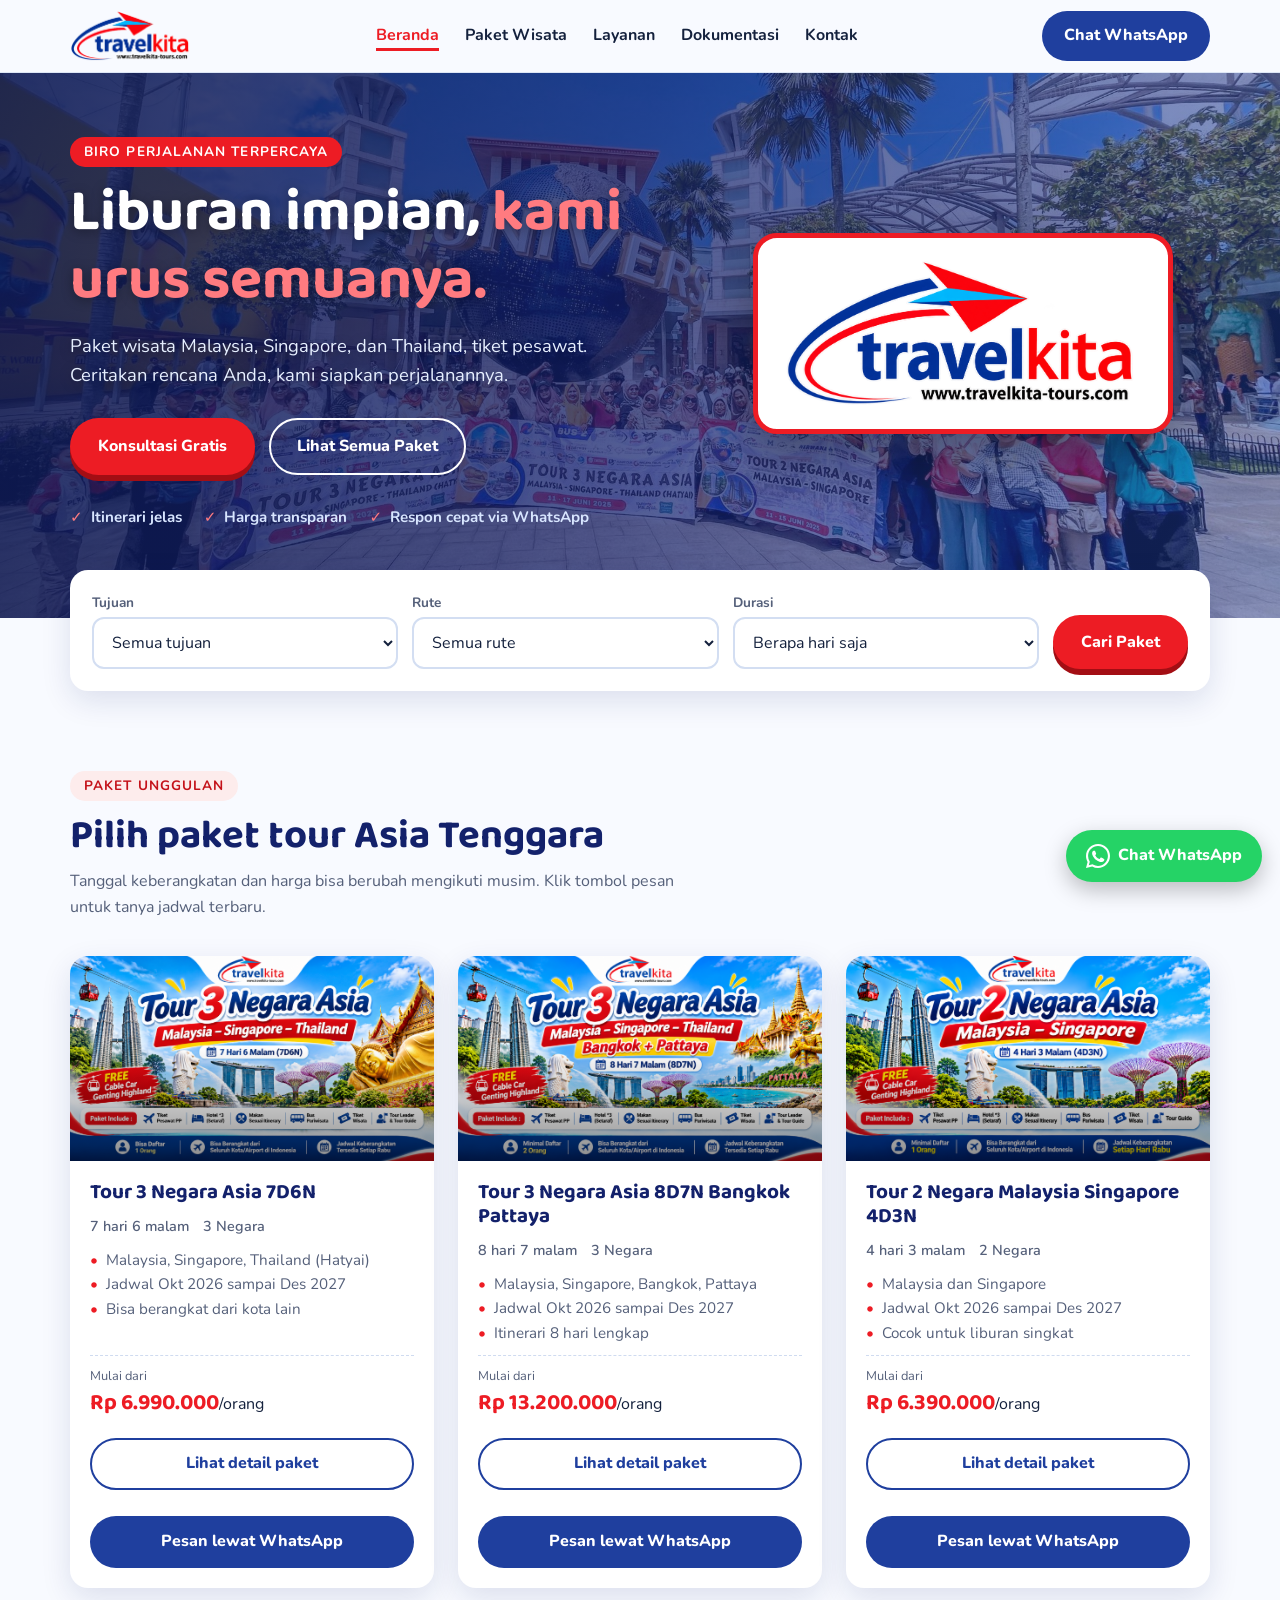
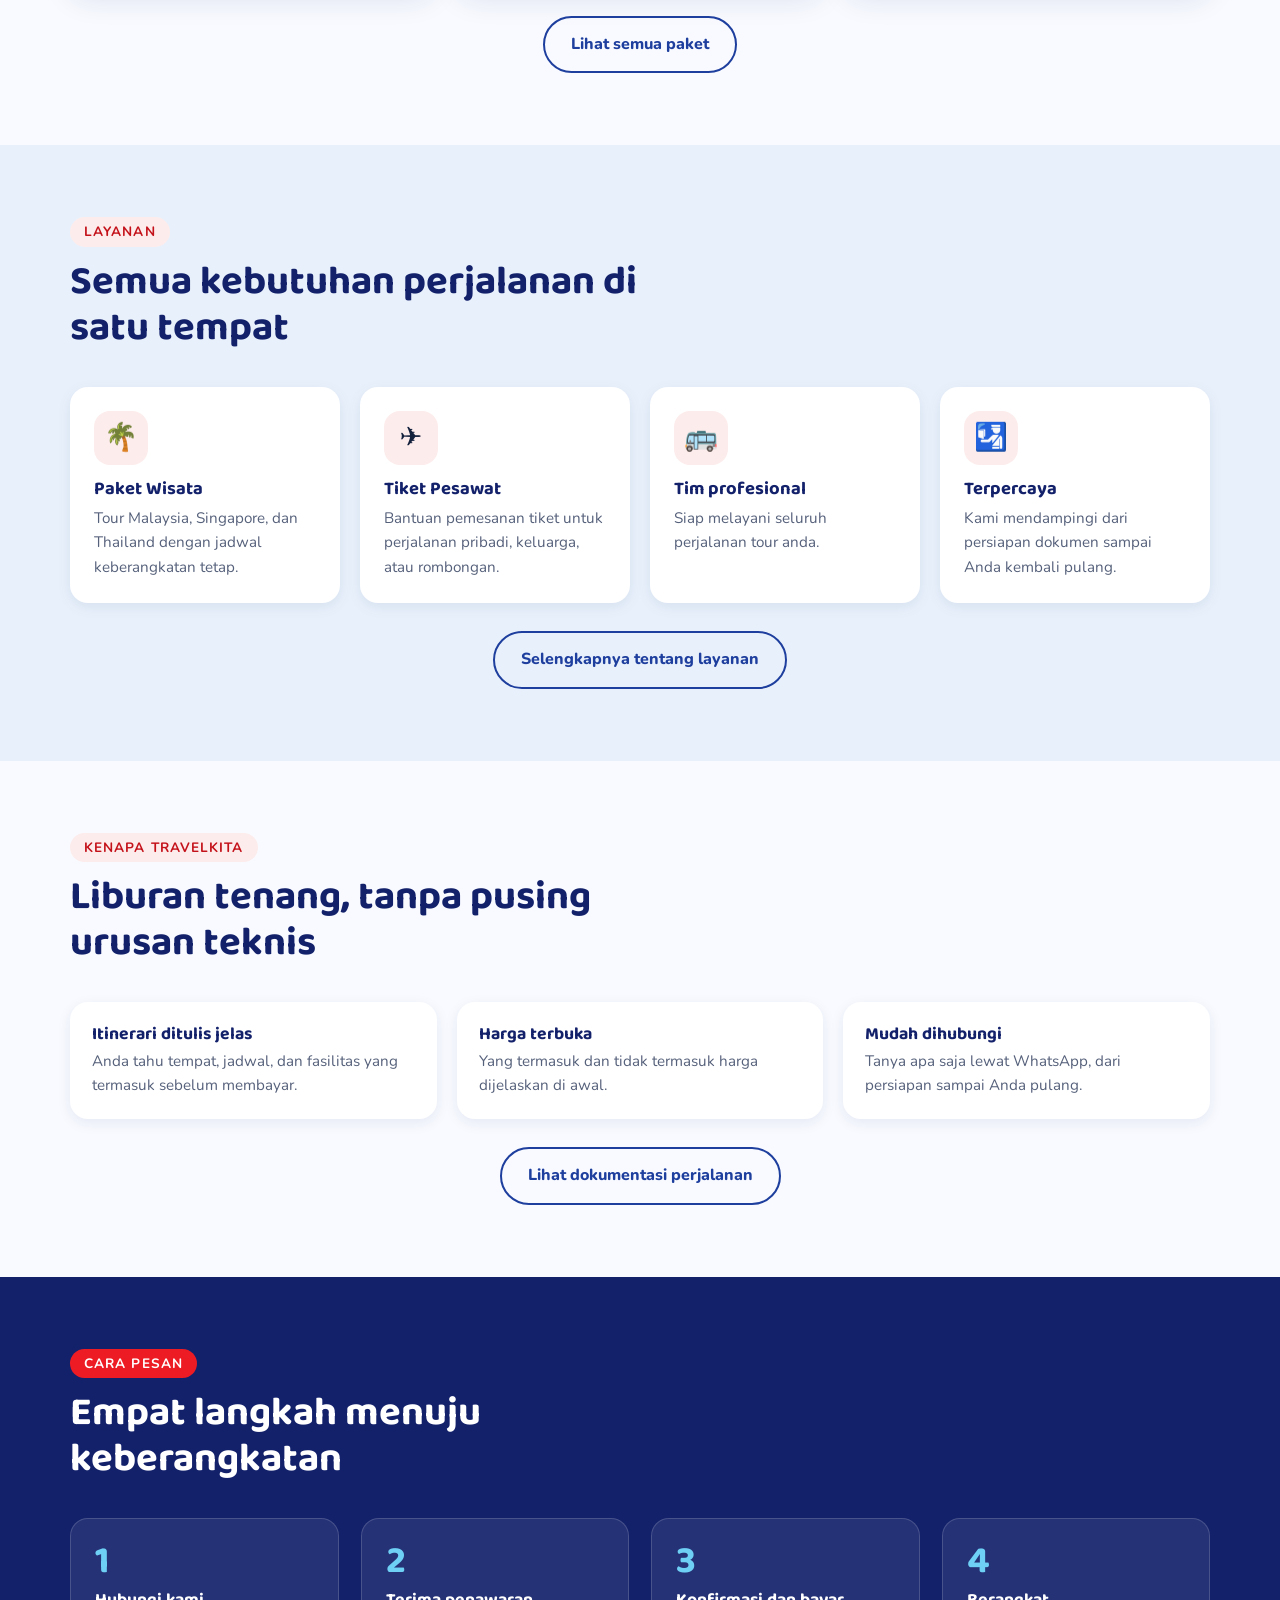
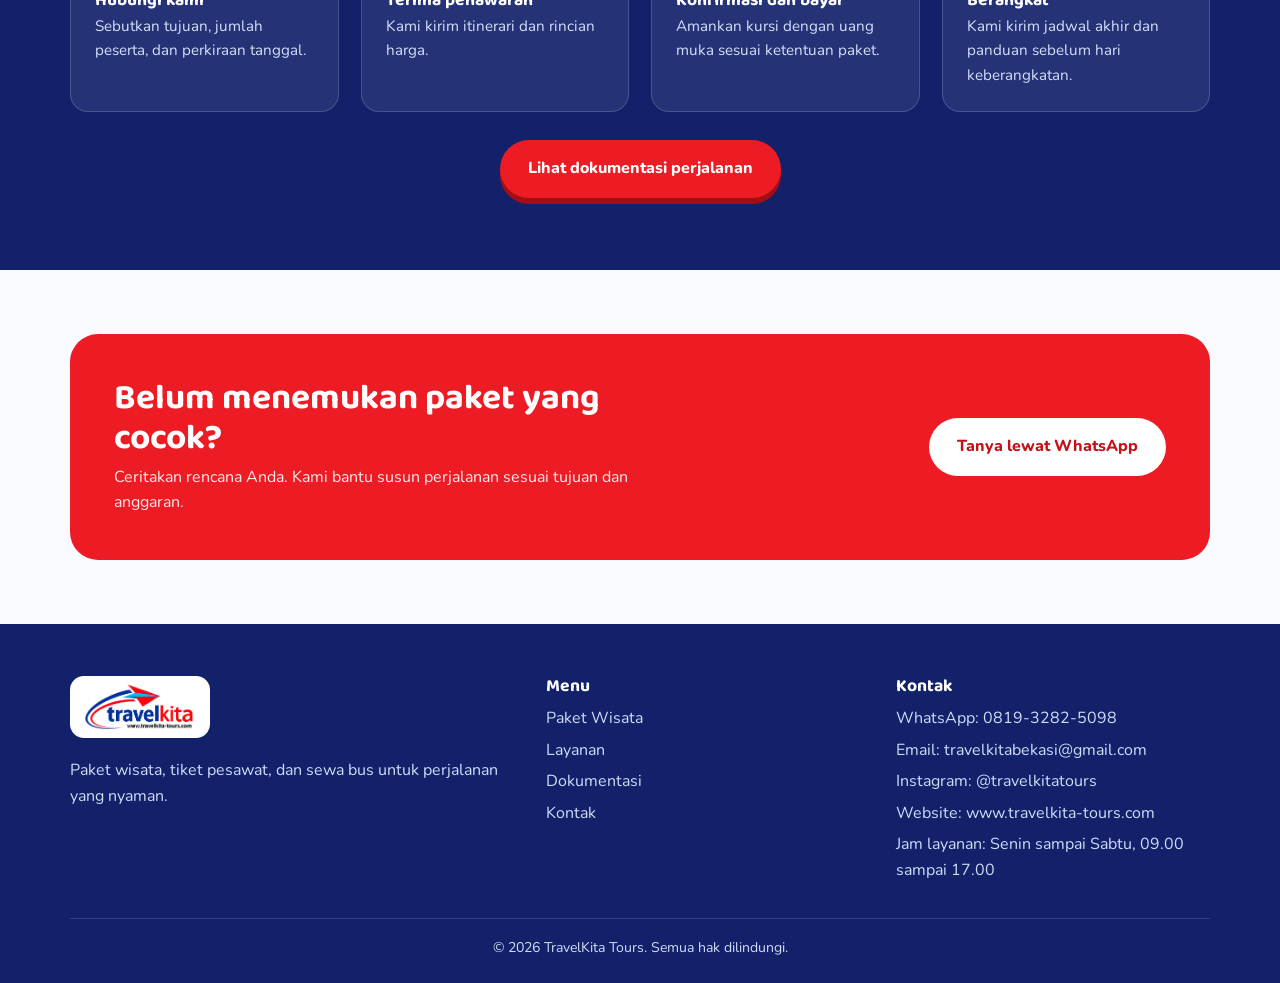
<file: index.html>
<!DOCTYPE html>
<html lang="id">
<head>
<meta charset="utf-8">
<meta name="viewport" content="width=device-width, initial-scale=1">
<title>TravelKita Tours | Paket Wisata Malaysia, Singapore, Thailand</title> <link rel="canonical" href="https://travelkita-tours.com/">
<meta name="description" content="TravelKita Tours melayani paket wisata Malaysia, Singapore, dan Thailand, tiket pesawat, dan sewa bus. Konsultasi gratis lewat WhatsApp.">
<meta property="og:title" content="TravelKita Tours">
<meta property="og:description" content="Paket wisata Malaysia, Singapore, dan Thailand. Konsultasi gratis lewat WhatsApp.">
<meta property="og:image" content="logo.jpg">
<link rel="icon" href="logo.jpg">
<link rel="preconnect" href="https://fonts.googleapis.com">
<link rel="preconnect" href="https://fonts.gstatic.com" crossorigin>
<link href="https://fonts.googleapis.com/css2?family=Baloo+2:wght@600;700;800&family=Nunito:wght@400;600;700&display=swap" rel="stylesheet">
<link rel="stylesheet" href="style.css">

<!-- Pasang Meta Pixel di sini -->
<!-- Pasang Google Analytics di sini -->
<style>
/* Hero: foto latar penuh + lapisan biru TravelKita (gaya Alzaz) */
.hero.hero-foto{background:linear-gradient(100deg,rgba(14,26,84,.90) 0%,rgba(19,33,107,.74) 48%,rgba(31,63,158,.50) 100%),url("/hero-foto.jpg") center 60%/cover no-repeat #13216b}
.hero.hero-foto::after{display:none}
.hero.hero-foto .hero-logo{box-shadow:0 20px 50px rgba(0,0,0,.35)}
.hero.hero-foto h1,.hero.hero-foto p{text-shadow:0 2px 12px rgba(0,0,0,.35)}
</style>
</head>
<body data-page="home">

<div id="site-header"></div>

<main>
  <section class="hero hero-foto">
    <div class="wrap hero-grid">
      <div>
        <span class="eyebrow" style="background:var(--red);color:#fff">Biro perjalanan terpercaya</span>
        <h1>Liburan impian, <span>kami urus semuanya.</span></h1>
        <p>Paket wisata Malaysia, Singapore, dan Thailand, tiket pesawat. Ceritakan rencana Anda, kami siapkan perjalanannya.</p>
        <div class="hero-actions">
          <a class="btn btn-primary" data-wa="Halo TravelKita, saya ingin konsultasi gratis untuk rencana liburan." href="#">Konsultasi Gratis</a>
          <a class="btn btn-ghost" href="/paket">Lihat Semua Paket</a>
        </div>
        <ul class="hero-points">
          <li>Itinerari jelas</li>
          <li>Harga transparan</li>
          <li>Respon cepat via WhatsApp</li>
        </ul>
      </div>
      <img class="hero-logo" src="logo.jpg" alt="Logo TravelKita Tours" width="420" height="auto">
    </div>
  </section>

  <section class="finder" aria-label="Cari paket">
    <div class="wrap">
      <form class="finder-box" id="finder" action="/paket" method="get">
        <div class="field">
          <label for="fDest">Tujuan</label>
          <select id="fDest" name="dest"><option value="all">Semua tujuan</option></select>
        </div>
        <div class="field">
          <label for="fType">Rute</label>
          <select id="fType" name="type">
            <option value="all">Semua rute</option>
            <option value="3 Negara">3 Negara</option>
            <option value="2 Negara">2 Negara</option>
            <option value="Thailand">Thailand</option>
          </select>
        </div>
        <div class="field">
          <label for="fDur">Durasi</label>
          <select id="fDur" name="dur">
            <option value="all">Berapa hari saja</option>
            <option value="short">Sampai 4 hari</option>
            <option value="long">5 hari atau lebih</option>
          </select>
        </div>
        <button class="btn btn-primary" type="submit">Cari Paket</button>
      </form>
    </div>
  </section>

  <section class="packages">
    <div class="wrap">
      <div class="section-head">
        <span class="eyebrow">Paket unggulan</span>
        <h2>Pilih paket tour Asia Tenggara</h2>
        <p>Tanggal keberangkatan dan harga bisa berubah mengikuti musim. Klik tombol pesan untuk tanya jadwal terbaru.</p>
      </div>
      <div class="grid" id="pkgGrid"></div>
      <div class="more"><a class="btn btn-outline" href="/paket">Lihat semua paket</a></div>
    </div>
  </section>

  <section class="services">
    <div class="wrap">
      <div class="section-head">
        <span class="eyebrow">Layanan</span>
        <h2>Semua kebutuhan perjalanan di satu tempat</h2>
      </div>
      <div class="grid" style="grid-template-columns:repeat(auto-fit,minmax(220px,1fr))">
        <article class="service"><div class="ico" aria-hidden="true">🌴</div><h3>Paket Wisata</h3><p>Tour Malaysia, Singapore, dan Thailand dengan jadwal keberangkatan tetap.</p></article>
        <article class="service"><div class="ico" aria-hidden="true">✈️</div><h3>Tiket Pesawat</h3><p>Bantuan pemesanan tiket untuk perjalanan pribadi, keluarga, atau rombongan.</p></article>
        <article class="service"><div class="ico" aria-hidden="true">🚌</div><h3>Tim profesional</h3><p>Siap melayani seluruh perjalanan tour anda.</p></article>
        <article class="service"><div class="ico" aria-hidden="true">🛂</div><h3>Terpercaya</h3><p>Kami mendampingi dari persiapan dokumen sampai Anda kembali pulang.</p></article>
      </div>
      <div class="more"><a class="btn btn-outline" href="/layanan">Selengkapnya tentang layanan</a></div>
    </div>
  </section>

  <section>
    <div class="wrap">
      <div class="section-head">
        <span class="eyebrow">Kenapa TravelKita</span>
        <h2>Liburan tenang, tanpa pusing urusan teknis</h2>
      </div>
      <div class="teaser-grid">
        <div class="mini"><h3>Itinerari ditulis jelas</h3><p>Anda tahu tempat, jadwal, dan fasilitas yang termasuk sebelum membayar.</p></div>
        <div class="mini"><h3>Harga terbuka</h3><p>Yang termasuk dan tidak termasuk harga dijelaskan di awal.</p></div>
        <div class="mini"><h3>Mudah dihubungi</h3><p>Tanya apa saja lewat WhatsApp, dari persiapan sampai Anda pulang.</p></div>
      </div>
      <div class="more"><a class="btn btn-outline" href="/kenapa-kami">Kenali kami lebih dekat</a></div>
    </div>
  </section>

  <section class="steps">
    <div class="wrap">
      <div class="section-head">
        <span class="eyebrow">Cara pesan</span>
        <h2>Empat langkah menuju keberangkatan</h2>
      </div>
      <div class="step-grid">
        <div class="step"><b>1</b><h3>Hubungi kami</h3><p>Sebutkan tujuan, jumlah peserta, dan perkiraan tanggal.</p></div>
        <div class="step"><b>2</b><h3>Terima penawaran</h3><p>Kami kirim itinerari dan rincian harga.</p></div>
        <div class="step"><b>3</b><h3>Konfirmasi dan bayar</h3><p>Amankan kursi dengan uang muka sesuai ketentuan paket.</p></div>
        <div class="step"><b>4</b><h3>Berangkat</h3><p>Kami kirim jadwal akhir dan panduan sebelum hari keberangkatan.</p></div>
      </div>
      <div class="more"><a class="btn btn-primary" href="/cara-pesan">Lihat cara pesan lengkap</a></div>
    </div>
  </section>

  <section class="cta">
    <div class="wrap">
      <div class="cta-box">
        <div>
          <h2>Belum menemukan paket yang cocok?</h2>
          <p>Ceritakan rencana Anda. Kami bantu susun perjalanan sesuai tujuan dan anggaran.</p>
        </div>
        <a class="btn btn-wa" data-wa="Halo TravelKita, saya ingin dibuatkan paket perjalanan khusus." href="#">Tanya lewat WhatsApp</a>
      </div>
    </div>
  </section>
</main>

<div id="site-footer"></div>

<script src="site.js"></script>
<script>
  // Isi pilihan tujuan dan tampilkan 3 paket unggulan di beranda
  document.addEventListener("DOMContentLoaded", () => {
    const fDest = document.getElementById("fDest");
    [...new Set(PACKAGES.map(p => p.dest))].forEach(d => {
      const o = document.createElement("option"); o.value = d; o.textContent = d; fDest.appendChild(o);
    });
    document.getElementById("pkgGrid").innerHTML = PACKAGES.slice(0, 3).map(packageCard).join("");
  });
</script>
</body>
</html>
</file>
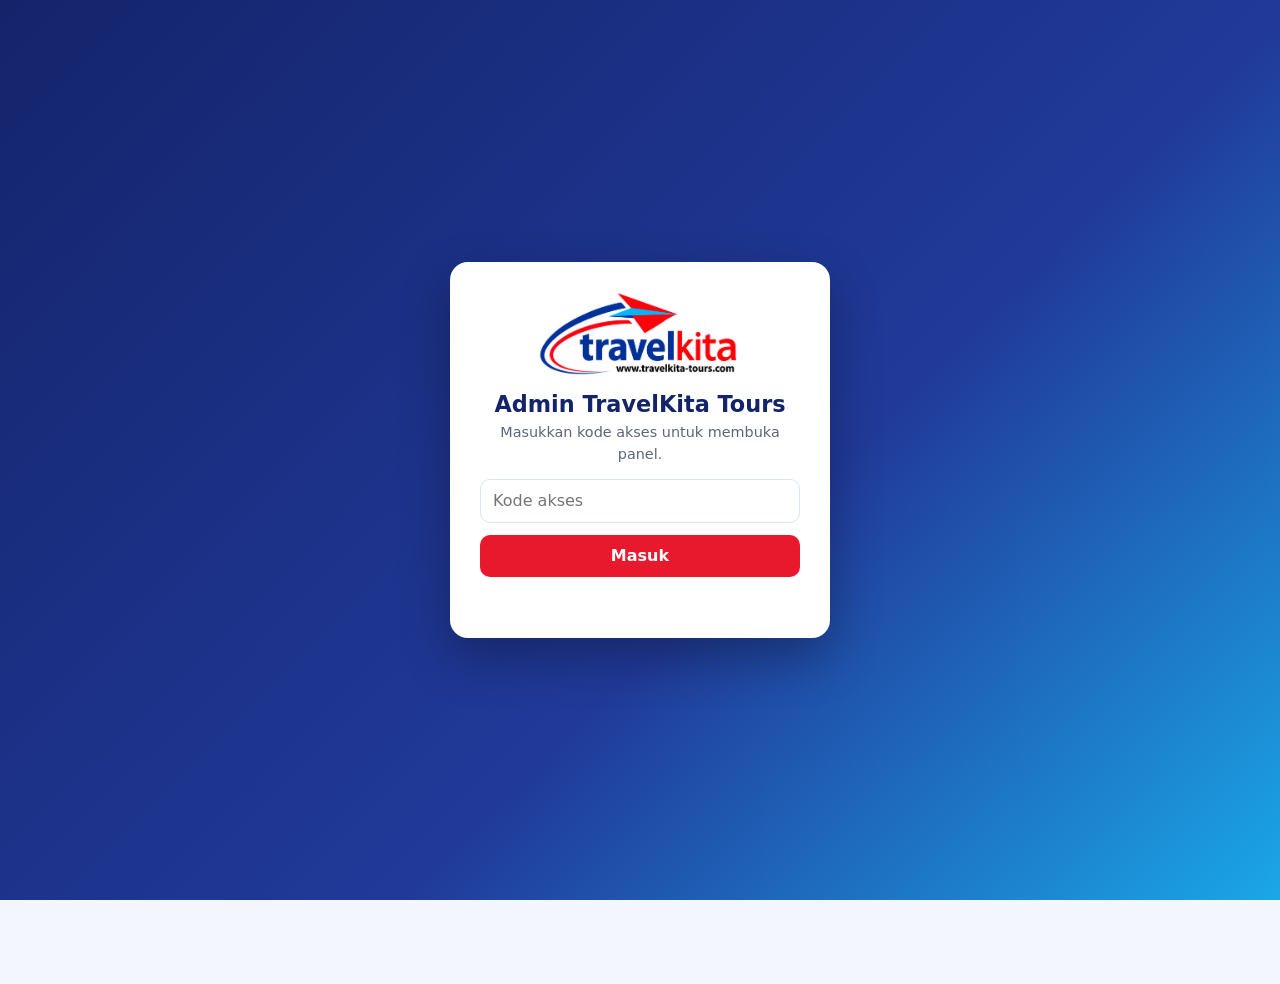
<file: admin.html>
<!DOCTYPE html>
<html lang="id" data-no-track>
<head>
<meta charset="utf-8">
<meta name="viewport" content="width=device-width, initial-scale=1">
<meta http-equiv="Content-Security-Policy" content="default-src 'none'; script-src 'self' 'unsafe-inline'; style-src 'unsafe-inline'; img-src 'self' data: blob: https://flagcdn.com; connect-src 'self' https://api.github.com; base-uri 'none'; form-action 'none'; object-src 'none'">
<meta name="referrer" content="no-referrer">
<meta name="robots" content="noindex,nofollow,noarchive">
<title>Admin TravelKita Tours</title>
<link rel="icon" href="logo.jpg">
<style>
:root{--b9:#14246b;--b7:#213a9a;--b5:#1aa7e8;--ac:#e8192c;--acs:#fde8ea;--bg:#f3f6fc;--ink:#16213a;--mut:#5b6678;--ok:#1faa59;--bad:#c62828;--ln:#dbe4f3}
*{box-sizing:border-box}
body{margin:0;font-family:system-ui,-apple-system,'Segoe UI',Roboto,sans-serif;background:var(--bg);color:var(--ink);line-height:1.5;padding-bottom:84px}
[hidden]{display:none!important}
button,input,select,textarea{font:inherit;color:inherit}
h1,h2,h3{color:var(--b9);line-height:1.2}
.btn{border:0;border-radius:10px;padding:9px 16px;font-weight:700;cursor:pointer;background:var(--b7);color:#fff;text-decoration:none;display:inline-block;text-align:center}
.btn:hover{filter:brightness(1.1)}.btn:disabled{opacity:.5;cursor:not-allowed}
.btn.ac{background:var(--ac);color:var(--b9)}.btn.ok{background:var(--ok)}.btn.bad{background:var(--bad)}
.btn.ghost{background:#fff;color:var(--b7);border:1.5px solid var(--b7)}
.btn.dng{background:#fff;color:var(--bad);border:1.5px solid #f0b4b4}
.btn.dng:hover{background:var(--bad);color:#fff}
.btn.sm{padding:5px 11px;font-size:.85rem;border-radius:8px}
input[type=text],input[type=password],input[type=search],input[type=number],input[type=date],textarea,select{width:100%;border:1.5px solid var(--ln);border-radius:10px;padding:9px 12px;background:#fff}
input:focus,select:focus,textarea:focus{outline:none;border-color:var(--b5)}
textarea{font-family:ui-monospace,Consolas,monospace;font-size:.85rem;min-height:92px;resize:vertical}
label{font-weight:700;font-size:.9rem;display:block;margin:12px 0 4px}
label small{font-weight:600;color:var(--mut)}
.wrap{width:min(1100px,94%);margin:0 auto}
/* lock */
#lock{min-height:100vh;display:grid;place-items:center;background:linear-gradient(135deg,var(--b9),var(--b7) 60%,var(--b5));padding:20px}
.lockbox{background:#fff;border-radius:18px;padding:30px;width:min(380px,100%);text-align:center;box-shadow:0 20px 50px rgba(0,0,0,.3)}
.lockbox img{width:84px;height:84px;object-fit:contain}
.lockbox h1{margin:8px 0 4px;color:var(--b9);font-size:1.4rem}
.lockbox p{margin:0 0 14px;color:var(--mut);font-size:.9rem}
#lockMsg{min-height:1.4em;color:var(--bad);font-weight:700;font-size:.9rem;margin-top:10px}
/* header */
header.top{background:var(--b9);color:#fff;position:sticky;top:0;z-index:30}
.top .wrap{display:flex;align-items:center;gap:12px;padding:10px 0}
.top img{width:40px;height:40px;object-fit:contain;background:#fff;border-radius:10px;padding:2px}
.top b{font-size:1.05rem}.top small{display:block;color:#ffd37a;font-size:.72rem;letter-spacing:.12em}
.top .sp{flex:1}
.tabs{background:#fff;border-bottom:1px solid var(--ln);position:sticky;top:60px;z-index:20}
.tabs .wrap{display:flex;gap:4px;overflow:auto}
.tabs button{border:0;background:none;padding:12px 16px;font-weight:700;color:var(--mut);cursor:pointer;border-bottom:3px solid transparent;white-space:nowrap}
.tabs button.on{color:var(--b7);border-color:var(--ac)}
main{padding:22px 0}
.panel{background:#fff;border-radius:16px;box-shadow:0 6px 20px rgba(20,36,107,.10);padding:20px;margin-bottom:18px}
.panel h2{margin:0 0 6px;font-size:1.2rem}
.panel p.h{margin:0 0 12px;color:var(--mut);font-size:.92rem}
.row{display:flex;flex-wrap:wrap;gap:10px;align-items:center}
.row .grow{flex:1;min-width:180px}
.fr{display:grid;grid-template-columns:repeat(auto-fit,minmax(200px,1fr));gap:14px}
.hint{color:var(--mut);font-size:.88rem;margin:4px 0 0}
.errbox{background:#fdecee;color:var(--bad);border-radius:12px;padding:12px 16px;font-weight:700;margin:14px 0}
/* cards */
.grid{display:grid;grid-template-columns:repeat(auto-fill,minmax(290px,1fr));gap:16px}
.pc{border:1.5px solid var(--ln);border-radius:14px;overflow:hidden;background:#fff;display:flex;flex-direction:column}
.pc.hid{opacity:.6}
.pc .cv{height:110px;position:relative;overflow:hidden}
.pc .cv img{position:absolute;inset:0;width:100%;height:100%;object-fit:cover;object-position:center top}
.pc .bd{padding:12px 14px;flex:1}
.pc h3{margin:6px 0 4px;font-size:1rem}
.pc .m{color:var(--mut);font-size:.85rem}
.pc .pr{font-weight:800;color:var(--b7);margin-top:6px}
.pc .ft{display:flex;gap:6px;padding:0 14px 12px;flex-wrap:wrap}
.bg{display:inline-block;font-size:.68rem;font-weight:800;border-radius:999px;padding:2px 8px;margin-right:4px;background:var(--acs);color:var(--b9)}
.bg.new{background:#dff5e7;color:#157a3e}.bg.mod{background:#e3ecfc;color:var(--b7)}.bg.feat{background:var(--ac)}.bg.hd{background:#555;color:#fff}
/* table */
table{width:100%;border-collapse:collapse;font-size:.88rem}
th,td{text-align:left;padding:7px 8px;border-bottom:1px solid var(--ln);vertical-align:top}
th{background:#f0f5fd;color:var(--b9)}
.err{color:var(--bad);font-weight:700}.wr{color:#a86a00}.okc{color:var(--ok);font-weight:700}
.imp{border:1.5px solid var(--ln);border-radius:12px;padding:10px 14px;margin:8px 0;background:#fbfcff}
.imp.bad{border-color:#f0b4b4}
.imp .dh{display:flex;justify-content:space-between;align-items:center;gap:10px;flex-wrap:wrap}
/* form */
.day{border:1.5px solid var(--ln);border-radius:14px;padding:12px 14px;margin:10px 0;background:#fbfcff}
.day .dh{display:flex;justify-content:space-between;align-items:center;gap:10px}
.seg{display:flex;gap:8px;flex-wrap:wrap;margin:6px 0}
.seg label{margin:0;display:flex;align-items:center;gap:6px;border:1.5px solid var(--ln);border-radius:999px;padding:6px 14px;cursor:pointer;font-weight:700;background:#fff}
.seg input{width:auto;margin:0}
.chips{display:flex;flex-wrap:wrap;gap:6px;margin-top:8px}
.chip{background:var(--bg);border:1.5px solid var(--ln);border-radius:999px;padding:3px 6px 3px 12px;font-weight:700;font-size:.88rem}
.chip.pk{border-color:#f0b4b4;color:var(--bad)}
.chip button{border:0;background:transparent;cursor:pointer;font-size:1rem;color:var(--mut);padding:0 6px}
.imgprev{max-width:260px;max-height:200px;border-radius:12px;display:block;margin-top:10px;border:1px solid var(--ln)}
/* bar */
#bar{position:fixed;left:0;right:0;bottom:0;background:#fff;border-top:2px solid var(--ac);box-shadow:0 -6px 20px rgba(0,0,0,.1);z-index:40}
#bar .wrap{display:flex;gap:10px;align-items:center;flex-wrap:wrap;padding:10px 0}
#bar .st{flex:1;min-width:160px;font-weight:700;font-size:.9rem}
#bar .st.d{color:#a86a00}
#toast{position:fixed;left:50%;bottom:96px;transform:translateX(-50%);background:var(--b9);color:#fff;padding:10px 18px;border-radius:12px;z-index:60;max-width:90vw;font-weight:700}
#toast.bad{background:var(--bad)}
pre{background:#f0f5fd;border-radius:10px;padding:12px;overflow:auto;font-size:.8rem}
code{background:#f0f5fd;border-radius:6px;padding:1px 6px;font-size:.9em}
ol li,ul li{margin:4px 0}
.doc{border:1.5px solid var(--ln);border-radius:14px;overflow:hidden;background:#fff}
.doc img{width:100%;height:150px;object-fit:cover;display:block;background:#eef3fb}
.doc .bd{padding:10px;display:grid;gap:8px}
.note{background:var(--acs);border-radius:10px;padding:10px 14px;font-size:.9rem;margin:10px 0}
.btn.ac{color:#fff}.bg.feat{color:#fff}
.top img{width:auto;height:40px;max-width:150px;padding:2px 6px}
.lockbox img{width:auto;height:84px;max-width:240px}
.imgerr{position:absolute;inset:0;display:flex;align-items:center;justify-content:center;text-align:center;padding:12px;font-size:12px;color:#fff;background:rgba(0,0,0,.35);word-break:break-all}
.cv{position:relative}
</style>
</head>
<body>

<section id="lock">
  <form class="lockbox" id="lockForm" autocomplete="off">
    <img src="logo.jpg" alt="TravelKita Tours">
    <h1>Admin TravelKita Tours</h1>
    <p>Masukkan kode akses untuk membuka panel.</p>
    <input type="password" id="pass" placeholder="Kode akses" autocomplete="current-password" required>
    <button class="btn ac" style="width:100%;margin-top:12px" id="lockBtn">Masuk</button>
    <div id="lockMsg" role="alert"></div>
  </form>
</section>

<div id="app" hidden>
  <header class="top"><div class="wrap">
    <img src="logo.jpg" alt=""><div><b>TravelKita Tours</b><small>PANEL ADMIN</small></div>
    <span class="sp"></span>
    <button class="btn ghost sm" id="undoBtn" disabled>↶ Urungkan</button>
    <button class="btn ac sm" id="lockNow">🔒 Kunci</button>
  </div></header>
  <nav class="tabs" id="nav"><div class="wrap" id="tabs">
    <button data-t="pkg" class="on">Paket Wisata</button>
    <button data-t="imp">Impor / Ekspor JSON</button>
    <button data-t="dok">Dokumentasi</button>
    <button data-t="gh">GitHub</button>
    <button data-t="help">Panduan</button>
  </div></nav>

  <main class="wrap">
    <!-- PAKET -->
    <section data-p="pkg">
      <div class="panel">
        <div class="row">
          <button class="btn" id="addPkg">+ Tambah paket baru</button>
          <button class="btn ghost" id="goImp">Impor dari JSON</button>
          <div class="grow"><input type="search" id="q" placeholder="Cari paket (nama, tujuan, slug)…"></div>
        </div>
        <p class="h" id="count" style="margin:10px 0 0"></p>
      </div>
      <div class="grid" id="grid"></div>
    </section>

    <!-- IMPOR / EKSPOR -->
    <section data-p="imp" hidden>
      <div class="panel">
        <h2>Impor paket dari JSON</h2>
        <p class="h">Tempel kode JSON atau pilih file <code>.json</code>. Bisa berupa satu paket, daftar paket, atau <code>{"packages":[…]}</code>. Yang wajib hanya <b>name</b>, <b>dest</b>, dan <b>days</b>. Anda bisa memeriksa hasilnya dulu sebelum disimpan.</p>
        <label for="impFile">Pilih file JSON</label>
        <input type="file" id="impFile" accept=".json,.txt,application/json,text/plain">
        <label for="impText">Atau tempel kode JSON di sini</label>
        <textarea id="impText" style="min-height:220px" spellcheck="false" placeholder='{ "packages": [ { "name": "Tour Vietnam 5D4N", … } ] }'></textarea>
        <label>Mode</label>
        <div class="seg">
          <label><input type="radio" name="impMode" value="merge" checked> Gabungkan (tambah baru, ganti yang namanya sama)</label>
          <label><input type="radio" name="impMode" value="replace"> Ganti semua paket buatan panel</label>
          <label><input type="radio" name="impMode" value="del"> Hapus paket (isi JSON berupa daftar slug)</label>
        </div>
        <div id="impErr" class="errbox" hidden></div>
        <div class="row" style="margin-top:10px">
          <button class="btn" id="impParse">Baca JSON</button>
          <button class="btn ghost sm" id="impSample">Isi contoh JSON</button>
          <button class="btn ghost sm" id="impClear">Kosongkan</button>
        </div>
      </div>
      <div class="panel" id="impPrev" hidden></div>
      <div class="panel">
        <h2>Format JSON yang dikenali</h2>
        <ul>
          <li><b>departures</b>: daftar tanggal berangkat, format <code>2026-12-02</code> atau <code>02/12/2026</code>. Tambah <code>*</code> untuk high season.</li>
          <li><b>daily</b>: <code>["2026-11-01","2027-03-31"]</code> kalau berangkat setiap hari.</li>
          <li><b>itinerary</b>: daftar hari, tiap hari <code>[judul, isi, hotel]</code>.</li>
          <li><b>image</b>: nama file yang sudah ada di repo (mis. <code>img/bali.jpg</code>), atau data gambar base64.</li>
          <li><b>flags</b>: kode negara untuk bendera, mis. <code>["th","my"]</code>.</li>
          <li>Nama kolom bahasa Indonesia juga dikenali: <code>nama</code>, <code>tujuan</code>, <code>hari</code>, <code>harga</code>, <code>termasuk</code>, <code>syarat</code>.</li>
          <li>Kalau nama paket sudah ada, paket itu diganti.</li>
        </ul>
        <details><summary style="cursor:pointer;font-weight:700;color:var(--b7)">Lihat contoh lengkap</summary><pre id="sampleView"></pre></details>
      </div>
      <div class="panel">
        <h2>Ekspor paket ke JSON</h2>
        <p class="h">Untuk cadangan, atau untuk diedit di tempat lain lalu diimpor lagi.</p>
        <div class="seg">
          <label><input type="radio" name="expScope" value="all" checked> Semua paket yang tampil di website</label>
          <label><input type="radio" name="expScope" value="mine"> Hanya paket buatan/ubahan panel</label>
        </div>
        <div class="row" style="margin-top:8px"><button class="btn ghost" id="expCopy">Salin JSON</button><button class="btn ghost" id="expDl">Unduh file JSON</button></div>
      </div>
    </section>

    <!-- DOKUMENTASI -->
    <section data-p="dok" hidden>
      <div class="panel">
        <h2>Tambah foto dokumentasi</h2>
        <p class="h">Pilih satu atau banyak foto. Foto otomatis dikecilkan (maks 1600 px) supaya website tetap cepat, lalu diunggah ke folder <code>img/</code> saat Anda klik <b>Publish</b>.</p>
        <input type="file" id="dokFiles" accept="image/*" multiple>
        <div class="grid" id="docDraft" style="margin-top:14px"></div>
        <div id="docDraftBar" hidden style="margin-top:12px"><button class="btn ok" id="dokAdd">Tambahkan foto</button></div>
      </div>
      <div class="panel">
        <h2>Foto yang ditambah lewat panel</h2>
        <p class="h" id="docEmpty">Belum ada. Foto dokumentasi yang sudah ada di website tetap tampil seperti biasa.</p>
        <div class="grid" id="docList"></div>
      </div>
    </section>

    <!-- GITHUB -->
    <section data-p="gh" hidden>
      <div class="panel">
        <h2>Sambung ke GitHub</h2>
        <p class="h">Repo: <b id="repoTxt"></b>. Token hanya disimpan di memori halaman ini dan hilang saat panel dikunci atau ditutup.</p>
        <label for="token">Token GitHub (fine-grained, izin Contents: Read and write)</label>
        <input type="password" id="token" placeholder="github_pat_…" autocomplete="off">
        <div class="row" style="margin-top:10px">
          <button class="btn" id="pull">Tes &amp; tarik data dari GitHub</button>
          <button class="btn ok" id="pub2">Publish ke website</button>
        </div>
        <div class="note">Cara buat token: GitHub → Settings → Developer settings → Fine-grained tokens → <i>Generate new token</i> → Repository access: <b>Only select repositories → travelkitatours</b> → Permissions: <b>Contents = Read and write</b> → masa berlaku pendek (mis. 30 hari).</div>
      </div>
      <div class="panel">
        <h2>Cadangan admin-data.js</h2>
        <p class="h">Isi lengkap file yang akan dipublish. Bisa disalin atau diunduh untuk diunggah manual ke repo.</p>
        <div class="row"><button class="btn ghost" id="copyJ">Salin JSON</button><button class="btn ghost" id="dlJ">Unduh admin-data.js</button></div>
        <textarea id="outJson" readonly style="margin-top:10px;min-height:180px"></textarea>
      </div>
    </section>

    <!-- PANDUAN -->
    <section data-p="help" hidden>
      <div class="panel">
        <h2>Panduan singkat</h2>
        <ol>
          <li>Tab <b>Paket Wisata</b>: klik <b>Tambah paket baru</b> atau <b>Ubah</b> pada kartu paket, isi formulir, lalu <b>Simpan paket</b>.</li>
          <li>Punya banyak paket sekaligus? Pakai tab <b>Impor / Ekspor JSON</b>, tempel kode JSON, klik <b>Baca JSON</b>, cek hasilnya, lalu <b>Impor</b>.</li>
          <li>Isi token sekali di tab <b>GitHub</b>, lalu klik <b>Publish</b> di bar bawah. Website ter-update dalam ±1 menit.</li>
          <li>Foto dokumentasi: tab <b>Dokumentasi</b> → pilih foto → isi keterangan dan kategori → <b>Tambahkan</b> → <b>Publish</b>. Foto ikut terunggah otomatis.</li>
          <li>Salah ubah? Klik <b>Urungkan</b> sebelum Publish. Paket bawaan bisa disembunyikan atau dikembalikan ke aslinya kapan saja.</li>
        </ol>
        <h2 style="margin-top:18px">Keamanan</h2>
        <ul>
          <li>Kode akses di halaman ini hanya penghalang awal. <b>Pengaman sebenarnya adalah token GitHub</b>: tanpa token, tidak ada yang bisa mengubah website.</li>
          <li>Gunakan token yang hanya untuk repo ini, masa berlaku pendek, dan jangan dibagikan.</li>
          <li>Panel terkunci otomatis setelah 15 menit tanpa aktivitas, dan salah kode berkali-kali akan dikunci sementara.</li>
          <li>Semua isi paket dibersihkan (tanda &lt; &gt; dibuang, gambar/warna/tanggal diperiksa) sebelum tampil di website.</li>
        </ul>
      </div>
    </section>

    <!-- FORMULIR PAKET -->
    <section data-p="form" hidden><div id="formBox"></div></section>
  </main>

  <div id="bar"><div class="wrap">
    <span class="st" id="st">Memuat…</span>
    <button class="btn ghost sm" id="pull2">Tarik dari GitHub</button>
    <button class="btn ac" id="pub">Publish</button>
  </div></div>
</div>

<div id="toast" hidden></div>

<script src="site.js"></script>
<script>
(() => {
"use strict";
// frame-buster
if (window.top !== window.self) { try { window.top.location = window.self.location; } catch (e) { document.documentElement.innerHTML = ""; } }

const AUTH = { salt: "1ca817e45c2153d17baa54f6058b994e", hash: "6382862651e5670f0d5fd8a44061b210b4e69a6e511a821859996aadcfa3b375", iter: 250000 };
const GH = { owner: "itkonsorsiumnasional-ai", repo: "travelkitatours", branch: "main", file: "admin-data.js" };
const IDLE_MS = 15 * 60 * 1000;
const COLORS = ["#14246b,#213a9a", "#213a9a,#1aa7e8", "#14246b,#e8192c", "#e8192c,#ff7a85", "#14246b,#1aa7e8"];
const DOC_CATS = ["Malaysia", "Singapore", "Thailand", "Keberangkatan"];
const IMG_RE = /^(?!.*\.\.)(?!.*\/\/)[A-Za-z0-9_-][A-Za-z0-9_\-.\/]{0,150}\.(png|jpe?g|webp|gif)$/i;
const $ = id => document.getElementById(id);

/* ---------- helpers ---------- */
const esc = s => String(s == null ? "" : s).replace(/[&<>"'`]/g, c => ({ "&": "&amp;", "<": "&lt;", ">": "&gt;", '"': "&quot;", "'": "&#39;", "`": "&#96;" }[c]));
let toastT;
function toast(msg, bad) {
  const t = $("toast"); t.textContent = msg; t.className = bad ? "bad" : ""; t.hidden = false;
  clearTimeout(toastT); toastT = setTimeout(() => t.hidden = true, bad ? 6000 : 3800);
}
const hex = b => [...new Uint8Array(b)].map(x => x.toString(16).padStart(2, "0")).join("");
const unhex = s => new Uint8Array(s.match(/../g).map(h => parseInt(h, 16)));
const rp = n => typeof n === "number" ? "Rp " + n.toLocaleString("id-ID") : "Hubungi kami";
const clone = o => JSON.parse(JSON.stringify(o));
const lines = v => String(v || "").split("\n").map(x => x.trim()).filter(Boolean);
const builtinSlugs = new Set(BUILTIN_PACKAGES.map(p => p.slug));
const stripSlash = s => String(s || "").replace(/^\//, "");
function slugify(s) { return String(s).toLowerCase().normalize("NFKD").replace(/[^a-z0-9]+/g, "-").replace(/^-+|-+$/g, "").slice(0, 60) || "paket"; }
function isoOf(d) { return d.getFullYear() + "-" + String(d.getMonth() + 1).padStart(2, "0") + "-" + String(d.getDate()).padStart(2, "0"); }
const depKey = s => s.replace("*", "");
const sortDeps = a => a.slice().sort((x, y) => depKey(x).localeCompare(depKey(y)));

/* ---------- login (PBKDF2 + penguncian bertahap) ---------- */
const LK = "tk_admin_lock";
const getLock = () => { try { return JSON.parse(localStorage.getItem(LK)) || { n: 0, until: 0 }; } catch (e) { return { n: 0, until: 0 }; } };
const setLock = v => { try { localStorage.setItem(LK, JSON.stringify(v)); } catch (e) {} };
let memLock = { n: 0, until: 0 };

async function derive(pw) {
  const key = await crypto.subtle.importKey("raw", new TextEncoder().encode(pw), "PBKDF2", false, ["deriveBits"]);
  return hex(await crypto.subtle.deriveBits({ name: "PBKDF2", hash: "SHA-256", salt: unhex(AUTH.salt), iterations: AUTH.iter }, key, 256));
}
const safeEq = (a, b) => { if (a.length !== b.length) return false; let r = 0; for (let i = 0; i < a.length; i++) r |= a.charCodeAt(i) ^ b.charCodeAt(i); return r === 0; };

$("lockForm").addEventListener("submit", async ev => {
  ev.preventDefault();
  const msg = $("lockMsg"), L = Object.assign({}, getLock(), memLock.until > getLock().until ? memLock : {});
  const now = Date.now();
  if (L.until > now) { msg.textContent = "Terkunci sementara. Coba lagi dalam " + Math.ceil((L.until - now) / 1000) + " detik."; return; }
  if (!window.crypto || !crypto.subtle) { msg.textContent = "Browser tidak mendukung. Buka lewat https."; return; }
  $("lockBtn").disabled = true; msg.textContent = "";
  let ok = false;
  try { ok = safeEq(await derive($("pass").value), AUTH.hash); } catch (e) {}
  $("lockBtn").disabled = false;
  if (ok) { memLock = { n: 0, until: 0 }; setLock({ n: 0, until: 0 }); $("pass").value = ""; openApp(); return; }
  const n = (L.n || 0) + 1;
  const wait = n >= 5 ? Math.min(3600, 30 * Math.pow(2, n - 5)) * 1000 : 0;
  memLock = { n, until: wait ? now + wait : 0 }; setLock(memLock);
  msg.textContent = wait ? "Terlalu banyak percobaan. Terkunci " + Math.round(wait / 1000) + " detik." : "Kode akses salah (" + n + "/5).";
  $("pass").value = "";
});

/* ---------- pembersih data (site.js TravelKita tidak punya, jadi ada di sini) ---------- */
const _txt = (v, max) => typeof v === "string" ? v.replace(/[<>`]/g, "").replace(/"/g, "\u201d").replace(/'/g, "\u2019").trim().slice(0, max || 600) : "";
const cleanImg = v => { const x = stripSlash(String(v || "").trim()); return IMG_RE.test(x) ? x : ""; };
const _isoOk = x => { if (!/^\d{4}-\d{2}-\d{2}$/.test(x)) return false; const [y, m, d] = x.split("-").map(Number), dt = new Date(y, m - 1, d); return dt.getFullYear() === y && dt.getMonth() === m - 1 && dt.getDate() === d; };
function cleanPackage(p) {
  if (!p || typeof p !== "object" || Array.isArray(p)) return null;
  const slug = typeof p.slug === "string" && /^[a-z0-9-]{1,80}$/.test(p.slug) ? p.slug : "";
  const name = _txt(p.name, 150), dest = _txt(p.dest, 150), type = _txt(p.type, 40);
  const days = parseInt(p.days, 10), nights = parseInt(p.nights, 10);
  if (!slug || !name || !dest || !type || !(days > 0 && days < 100) || !(nights >= 0 && nights < 100)) return null;
  const list = (v, n, len) => Array.isArray(v) ? v.slice(0, n).map(x => _txt(x, len)).filter(Boolean) : [];
  const q = { slug, name, dest, type, days, nights };
  q.color = typeof p.color === "string" && /^#[0-9a-f]{3,8}(,#[0-9a-f]{3,8}){0,3}$/i.test(p.color) ? p.color : COLORS[0];
  q.price = typeof p.price === "number" && isFinite(p.price) && p.price >= 0 ? Math.round(p.price) : null;
  q.tag = _txt(p.tag, 30);
  const im = cleanImg(p.image); q.image = im;
  q.items = list(p.items, 8, 200);
  const fl = Array.isArray(p.flags) ? p.flags.filter(c => typeof c === "string" && /^[a-z]{2}$/.test(c)).slice(0, 6) : [];
  if (fl.length) q.flags = fl;
  if (p.featured) q.featured = true;
  const sc = list(p.schedule, 20, 300); if (sc.length) q.schedule = sc;
  if (Array.isArray(p.departures)) {
    const dep = p.departures.filter(x => typeof x === "string" && /^\d{4}-\d{2}-\d{2}\*?$/.test(x) && _isoOk(x.replace("*", ""))).slice(0, 400);
    if (dep.length) q.departures = dep;
  }
  if (Array.isArray(p.daily) && p.daily.length === 2 && _isoOk(String(p.daily[0])) && _isoOk(String(p.daily[1])) && String(p.daily[0]) <= String(p.daily[1])) q.daily = [String(p.daily[0]), String(p.daily[1])];
  const bonus = list(p.bonus, 20, 300); if (bonus.length) q.bonus = bonus;
  if (Array.isArray(p.itinerary)) {
    const it = p.itinerary.slice(0, 40).map(d => Array.isArray(d) ? [_txt(d[0], 200), _txt(d[1], 3000), _txt(d[2], 200)] : null).filter(d => d && d[0] && d[1]);
    if (it.length) q.itinerary = it;
  }
  q.included = list(p.included, 80, 2000); q.excluded = list(p.excluded, 80, 2000);
  q.costs = list(p.costs, 80, 2000); q.terms = list(p.terms, 150, 2000);
  return q;
}
function cleanDoc(d) { const src = cleanImg(d && d.src); return src ? { src, cap: _txt(d.cap, 200), cat: _txt(d.cat, 40) } : null; }
function parseAdminData(txt) {
  const m = String(txt).match(/^\s*window\.ADMIN_DATA\s*=\s*([\s\S]*?);\s*$/);
  if (!m) throw new Error("format admin-data.js tidak dikenali");
  return JSON.parse(m[1]);
}

/* ---------- state ---------- */
let data = null, saved = "", sha = null, token = "", hist = [];
let pending = {}, pendingUrl = {}, docDraft = [], editing = null, curTab = "pkg", impPreview = null;

const norm = d => {
  const o = { packages: [], hidden: [], docs: [] };
  if (Array.isArray(d)) { o.packages = d.map(cleanPackage).filter(Boolean); o.hidden = [...builtinSlugs].filter(s => !o.packages.some(p => p.slug === s)); return o; }
  if (d && typeof d === "object") {
    if (Array.isArray(d.packages)) o.packages = d.packages.map(cleanPackage).filter(Boolean);
    if (Array.isArray(d.hidden)) o.hidden = [...new Set(d.hidden.filter(s => typeof s === "string" && /^[a-z0-9-]{1,80}$/.test(s)))];
    if (Array.isArray(d.docs)) o.docs = d.docs.map(cleanDoc).filter(Boolean);
  }
  return o;
};
const visibleCount = () => allPackages().filter(x => x.status !== "hidden").length;
const ser = () => JSON.stringify(data, null, 1) + "\n";
const fileBody = () => "window.ADMIN_DATA = " + JSON.stringify(data, null, 2) + ";\n";
function commit(next) { hist.push(JSON.stringify(data)); if (hist.length > 30) hist.shift(); data = next; refresh(); }
function mut(fn) { const d = clone(data); fn(d); commit(d); }
function refresh() { renderGrid(); renderDocs(); stat(); }
function stat() {
  $("outJson").value = fileBody();
  const dirty = ser() !== saved;
  $("st").textContent = dirty ? "● Ada perubahan yang belum dipublish" : "✓ Sama dengan yang ada di GitHub / bawaan";
  $("st").className = "st" + (dirty ? " d" : "");
  $("undoBtn").disabled = !hist.length;
}
$("undoBtn").onclick = () => { if (!hist.length) return; data = JSON.parse(hist.pop()); refresh(); toast("Dibatalkan satu langkah"); };

function allPackages() {
  const hidden = new Set(data.hidden), out = [];
  BUILTIN_PACKAGES.forEach(b => {
    const ov = data.packages.find(p => p.slug === b.slug);
    out.push({ slug: b.slug, pkg: ov || b, status: hidden.has(b.slug) ? "hidden" : ov ? "changed" : "builtin" });
  });
  data.packages.filter(p => !builtinSlugs.has(p.slug)).forEach(p => out.push({ slug: p.slug, pkg: p, status: "new" }));
  return out;
}
function removeSlugs(d, slugs) {
  const s = new Set(slugs);
  d.packages = d.packages.filter(p => !s.has(p.slug));
  slugs.forEach(x => { if (builtinSlugs.has(x) && !d.hidden.includes(x)) d.hidden.push(x); });
  return d;
}
function imgSrc(p) {
  const path = stripSlash(p);
  if (pendingUrl[path]) return pendingUrl[path];
  return IMG_RE.test(path) ? path : "";
}

/* gambar gagal dimuat: coba jalur dari akar situs, lalu tampilkan pesan yang jelas */
document.addEventListener("error", e => {
  const im = e.target;
  if (!im || im.tagName !== "IMG" || !im.dataset.path) return;
  const path = im.dataset.path;
  if (!im.dataset.retry && !/^(data:|https?:)/i.test(path)) { im.dataset.retry = "1"; im.src = "/" + path; return; }
  const m = document.createElement("div"); m.className = "imgerr";
  m.textContent = "Gambar tidak termuat: " + path + " (belum terunggah / website belum selesai update)";
  im.replaceWith(m);
}, true);

/* ---------- daftar paket ---------- */
const STATUS = { builtin: ["", "BAWAAN"], changed: ["mod", "DIUBAH"], new: ["new", "BARU"], hidden: ["hd", "DISEMBUNYIKAN"] };
function renderGrid() {
  const q = $("q").value.trim().toLowerCase(), list = allPackages();
  const shown = list.filter(x => !q || (x.pkg.name + " " + x.pkg.dest + " " + x.slug).toLowerCase().includes(q));
  $("grid").innerHTML = shown.map(x => {
    const p = x.pkg, st = STATUS[x.status], im = imgSrc(p.image);
    const cs = /^#[0-9a-f]{3,8},#[0-9a-f]{3,8}$/i.test(String(p.color || "")) ? p.color.split(",") : COLORS[0].split(",");
    const dates = p.departures ? p.departures.length + " tanggal" : p.departuresCompact ? "Tanggal ringkas" : p.daily ? "Harian" : "Tanggal belum diisi";
    return `<div class="pc${x.status === "hidden" ? " hid" : ""}">
      <div class="cv" style="background:linear-gradient(135deg,${esc(cs[0])},${esc(cs[1] || cs[0])})">${im ? `<img src="${esc(im)}" data-path="${esc(stripSlash(p.image))}" alt="">` : ""}</div>
      <div class="bd"><div>${p.featured ? '<span class="bg feat">UNGGULAN</span>' : ""}<span class="bg ${st[0]}">${st[1]}</span></div>
        <h3>${esc(p.name)}</h3>
        <div class="m">${esc(p.dest)} · ${esc(p.days)}H${esc(p.nights)}M · ${esc(p.type)}</div>
        <div class="m">${esc(dates)} · ${esc(x.slug)}</div>
        <div class="pr">${rp(p.price)}</div></div>
      <div class="ft">${x.status === "hidden"
        ? `<button class="btn ghost sm" data-act="show" data-slug="${esc(x.slug)}">Tampilkan lagi</button>`
        : `<button class="btn ghost sm" data-act="edit" data-slug="${esc(x.slug)}">Ubah</button>
           <button class="btn ghost sm" data-act="feat" data-slug="${esc(x.slug)}">${p.featured ? "Lepas unggulan" : "Jadikan unggulan"}</button>
           <button class="btn dng sm" data-act="${x.status === "new" ? "del" : "hide"}" data-slug="${esc(x.slug)}">${x.status === "new" ? "Hapus" : "Sembunyikan"}</button>
           ${x.status === "changed" ? `<button class="btn ghost sm" data-act="revert" data-slug="${esc(x.slug)}">Kembalikan ke asli</button>` : ""}`}
      </div></div>`;
  }).join("");
  $("count").textContent = shown.length + " dari " + list.length + " paket · " + list.filter(x => x.status !== "hidden").length + " tampil di website";
}
$("q").oninput = renderGrid;
$("grid").addEventListener("click", e => {
  const b = e.target.closest("button[data-act]"); if (!b) return;
  const slug = b.dataset.slug, a = b.dataset.act, item = allPackages().find(x => x.slug === slug); if (!item) return;
  if (a === "edit") return openForm(item);
  if (a === "feat") { const p = clone(item.pkg); if (p.featured) delete p.featured; else p.featured = true; return upsert(p); }
  if (a === "del") { if (!confirm("Hapus paket ini dari website?\n\nBisa diurungkan sebelum Publish.")) return; mut(d => removeSlugs(d, [slug])); return toast("Paket dihapus"); }
  if (a === "hide") { if (!confirm("Sembunyikan paket ini dari website? Bisa ditampilkan lagi kapan saja.")) return; mut(d => { if (!d.hidden.includes(slug)) d.hidden.push(slug); }); return; }
  if (a === "show") return mut(d => { d.hidden = d.hidden.filter(s => s !== slug); });
  if (a === "revert") { if (!confirm("Kembalikan paket ini ke versi aslinya? Perubahan Anda akan hilang.")) return; mut(d => { d.packages = d.packages.filter(p => p.slug !== slug); }); }
});
$("addPkg").onclick = () => openForm(null);
$("goImp").onclick = () => tab("imp");
function upsert(p) {
  mut(d => { const i = d.packages.findIndex(x => x.slug === p.slug); if (i >= 0) d.packages[i] = p; else d.packages.push(p); d.hidden = d.hidden.filter(s => s !== p.slug); });
}

/* ---------- formulir paket ---------- */
function expandCompact(o) {
  const out = [];
  if (!o || typeof o !== "object") return out;
  Object.keys(o).forEach(k => {
    if (!/^\d{4}-\d{2}$/.test(k)) return;
    String(o[k]).split(/[\s,]+/).filter(Boolean).forEach(t => {
      const pk = t.endsWith("*"), d = parseInt(t, 10);
      if (d >= 1 && d <= 31) out.push(k + "-" + String(d).padStart(2, "0") + (pk ? "*" : ""));
    });
  });
  return out;
}
function showForm(on) {
  $("nav").hidden = on; $("bar").hidden = on;
  document.querySelectorAll("[data-p]").forEach(s => s.hidden = on ? s.dataset.p !== "form" : s.dataset.p !== curTab);
  window.scrollTo(0, 0);
}
function openForm(item) {
  const base = item ? clone(item.pkg) : { name: "", dest: "", type: "", days: "", nights: "", price: null, tag: "", items: [], schedule: [], itinerary: [], included: [], excluded: [], costs: [], terms: [], bonus: [] };
  let deps = clone(base.departures || []);
  if (!deps.length && base.departuresCompact) deps = expandCompact(base.departuresCompact);
  editing = {
    isNew: !item, slug: base.slug || "", p: base,
    mode: base.daily ? "daily" : deps.length ? "dates" : "none",
    deps, daily: base.daily ? base.daily.slice() : ["", ""],
    itin: (base.itinerary || []).map(d => ({ t: d[0] || "", x: d[1] || "", h: d[2] || "" })),
    img: null
  };
  $("formBox").innerHTML = viewForm(); bindForm(); showForm(true);
}
function closeForm() { editing = null; $("formBox").replaceChildren(); showForm(false); }

function viewForm() {
  const e = editing, p = e.p, im = e.img ? e.img.url : imgSrc(p.image);
  const copyOpts = allPackages().map(x => `<option value="${esc(x.slug)}">${esc(x.pkg.name)}</option>`).join("");
  const curImg = !e.img && p.image ? stripSlash(p.image) : "";
  return `<div class="row" style="margin-bottom:14px"><button class="btn ghost" id="fBack">&larr; Kembali</button><h1 style="margin:0;font-size:1.4rem">${e.isNew ? "Tambah paket baru" : "Ubah paket"}</h1></div>
    <div id="fErr"></div>
    <div class="panel"><h2>1. Informasi dasar</h2>
      <label for="fName">Nama paket</label><input id="fName" type="text" maxlength="200" value="${esc(p.name)}" placeholder="Contoh: Bangkok Pattaya 5D4N">
      <div class="fr">
        <div><label for="fDest">Tujuan</label><input id="fDest" type="text" list="dlDest" value="${esc(p.dest)}" placeholder="Thailand"></div>
        <div><label for="fType">Jenis</label><input id="fType" type="text" list="dlType" value="${esc(p.type)}" placeholder="Internasional / Domestik"></div>
        <div><label for="fFlags">Kode bendera <small>(opsional, mis. th, my, sg)</small></label><input id="fFlags" type="text" value="${esc((p.flags || []).join(", "))}"></div>
      </div>
      <div class="fr">
        <div><label for="fDays">Jumlah hari</label><input id="fDays" type="number" min="1" value="${esc(p.days)}"></div>
        <div><label for="fNights">Jumlah malam</label><input id="fNights" type="number" min="0" value="${esc(p.nights)}"></div>
        <div><label for="fPrice">Harga mulai dari <small>(angka saja, kosong = "Hubungi kami")</small></label><input id="fPrice" type="text" inputmode="numeric" value="${esc(p.price || "")}" placeholder="6350000"></div>
        <div><label for="fTag">Label di kartu <small>(opsional, mis. Promo)</small></label><input id="fTag" type="text" maxlength="30" value="${esc(p.tag || "")}"></div>
      </div>
      <div class="seg"><label><input type="checkbox" id="fFeat"${p.featured ? " checked" : ""}> Jadikan paket unggulan</label></div>
      <label for="fImg">Gambar / brosur paket <small>(opsional)</small></label>
      <input id="fImg" type="file" accept="image/*">
      <img class="imgprev" id="fPrev" ${im ? `src="${esc(im)}" data-path="${esc(stripSlash(p.image))}"` : 'style="display:none"'} alt="">
      <label for="fImgPath">Atau nama file gambar yang sudah ada di repo <small>(mis. tour-bali.png)</small></label>
      <input id="fImgPath" type="text" value="${esc(curImg)}" placeholder="nama-file.jpg">
      <p class="hint">Kalau Anda memilih file di atas, nama file ini diabaikan.</p>
      <label for="fItems">Poin singkat di kartu <small>(satu poin per baris, 2 sampai 4 poin)</small></label>
      <textarea id="fItems" placeholder="Hotel bintang 4&#10;Makan sesuai program">${esc((p.items || []).join("\n"))}</textarea>
    </div>

    <div class="panel"><h2>2. Jadwal keberangkatan</h2>
      <div class="seg">
        <label><input type="radio" name="fMode" value="dates"${e.mode === "dates" ? " checked" : ""}> Tanggal tertentu</label>
        <label><input type="radio" name="fMode" value="daily"${e.mode === "daily" ? " checked" : ""}> Berangkat setiap hari</label>
        <label><input type="radio" name="fMode" value="none"${e.mode === "none" ? " checked" : ""}> Tidak ada tanggal</label>
      </div>
      <div id="modeBody"></div>
      <label for="fSched">Keterangan jadwal <small>(opsional, satu poin per baris)</small></label>
      <textarea id="fSched" placeholder="Start keberangkatan Jakarta">${esc((p.schedule || []).join("\n"))}</textarea>
    </div>

    <div class="panel"><h2>3. Itinerary</h2>
      <p class="h">Satu kotak untuk satu hari. Judul contoh: <code>DAY 1 : BANGKOK (No Meal)</code></p>
      <div id="itin"></div>
      <button class="btn ghost sm" id="addDay" type="button">+ Tambah hari</button>
    </div>

    <div class="panel"><h2>4. Fasilitas, biaya, dan syarat</h2>
      <div class="fr" style="align-items:end"><div><label for="fCopy">Salin dari paket lain <small>(lalu bisa diedit)</small></label>
        <select id="fCopy"><option value="">Pilih paket...</option>${copyOpts}</select></div>
        <div><button class="btn ghost" id="fCopyGo" type="button">Salin isian di bawah</button></div></div>
      <div class="fr">
        <div><label for="fInc">Termasuk <small>(satu per baris)</small></label><textarea id="fInc">${esc((p.included || []).join("\n"))}</textarea></div>
        <div><label for="fExc">Tidak termasuk <small>(satu per baris)</small></label><textarea id="fExc">${esc((p.excluded || []).join("\n"))}</textarea></div>
      </div>
      <label for="fBonus">Bonus <small>(opsional, satu per baris)</small></label><textarea id="fBonus">${esc((p.bonus || []).join("\n"))}</textarea>
      <label for="fCosts">Biaya tambahan dan pembayaran <small>(satu per baris)</small></label><textarea id="fCosts">${esc((p.costs || []).join("\n"))}</textarea>
      <label for="fTerms">Syarat dan ketentuan <small>(satu poin per baris)</small></label><textarea id="fTerms" style="min-height:160px">${esc((p.terms || []).join("\n"))}</textarea>
    </div>

    <div class="row"><button class="btn" id="fSave">Simpan paket</button><button class="btn ghost" id="fCancel">Batal</button>
      <span class="hint">Setelah disimpan, klik Publish di bar bawah agar tampil di website.</span></div>`;
}

function syncItin() {
  document.querySelectorAll("[data-it]").forEach(x => { const [i, k] = x.dataset.it.split("."); if (editing.itin[i]) editing.itin[i][k] = x.value; });
}
function renderItin() {
  const box = $("itin");
  box.innerHTML = editing.itin.map((d, i) => `<div class="day">
    <div class="dh"><b>Hari ${i + 1}</b><button class="btn dng sm" type="button" data-rmday="${i}">Hapus hari</button></div>
    <label>Judul hari</label><input type="text" data-it="${i}.t" value="${esc(d.t)}" placeholder="DAY ${i + 1} : ">
    <label>Isi kegiatan</label><textarea data-it="${i}.x">${esc(d.x)}</textarea>
    <label>Hotel <small>(opsional)</small></label><input type="text" data-it="${i}.h" value="${esc(d.h)}" placeholder="Nama hotel atau setara">
  </div>`).join("") || `<p class="hint">Belum ada hari. Klik "Tambah hari".</p>`;
  box.querySelectorAll("[data-rmday]").forEach(b => b.onclick = () => { syncItin(); editing.itin.splice(+b.dataset.rmday, 1); renderItin(); });
}
const fmtDate = iso => { const [y, m, d] = iso.split("-").map(Number); return new Date(y, m - 1, d).toLocaleDateString("id-ID", { weekday: "short", day: "numeric", month: "short", year: "numeric" }); };
function addDep(iso, peak, quiet) {
  const e = editing; e.deps = e.deps.filter(x => depKey(x) !== iso);
  e.deps.push(iso + (peak ? "*" : "")); if (!quiet) renderMode();
}
function renderMode() {
  const e = editing, box = $("modeBody");
  if (e.mode === "none") { box.innerHTML = ""; return; }
  if (e.mode === "daily") {
    box.innerHTML = `<div class="fr"><div><label for="dFrom">Mulai tanggal</label><input id="dFrom" type="date" value="${esc(e.daily[0])}"></div>
      <div><label for="dTo">Sampai tanggal</label><input id="dTo" type="date" value="${esc(e.daily[1])}"></div></div>
      <p class="hint">Pelanggan bebas memilih tanggal di dalam periode ini.</p>`;
    $("dFrom").onchange = ev => e.daily[0] = ev.target.value; $("dTo").onchange = ev => e.daily[1] = ev.target.value;
    return;
  }
  const sorted = sortDeps(e.deps);
  box.innerHTML = `<div class="fr" style="align-items:end">
      <div><label for="dOne">Tambah satu tanggal</label><input id="dOne" type="date"></div>
      <div><label style="display:flex;gap:8px;align-items:center;margin:0 0 10px"><input type="checkbox" id="dPeak" style="width:auto"> High season (tampil merah)</label>
        <button class="btn ghost sm" type="button" id="dAdd">Tambah</button></div></div>
    <div class="fr" style="align-items:end;margin-top:6px">
      <div><label for="dRepFrom">Atau ulangi tiap minggu, mulai</label><input id="dRepFrom" type="date"></div>
      <div><label for="dRepTo">sampai</label><input id="dRepTo" type="date"></div>
      <div><button class="btn ghost sm" type="button" id="dRep">Tambah tiap minggu</button></div></div>
    <p class="hint">Contoh: mulai Rabu 4 Nov sampai 30 Des akan menambah semua hari Rabu di antaranya.</p>
    <div class="chips">${sorted.map(s => { const pk = s.endsWith("*"); return `<span class="chip${pk ? " pk" : ""}">${esc(fmtDate(depKey(s)))}${pk ? " (high season)" : ""}<button type="button" data-rmdep="${esc(s)}" aria-label="Hapus">&times;</button></span>`; }).join("") || '<span class="hint">Belum ada tanggal.</span>'}</div>`;
  $("dAdd").onclick = () => { const v = $("dOne").value; if (!v) return toast("Pilih tanggalnya dulu.", true); addDep(v, $("dPeak").checked); };
  $("dRep").onclick = () => {
    const a = $("dRepFrom").value, b = $("dRepTo").value, pk = $("dPeak").checked;
    if (!a || !b || b < a) return toast("Isi tanggal mulai dan sampai dengan benar.", true);
    const d = new Date(a + "T00:00:00"), end = new Date(b + "T00:00:00"); let n = 0;
    while (d <= end && n < 200) { addDep(isoOf(d), pk, true); d.setDate(d.getDate() + 7); n++; }
    renderMode();
  };
  box.querySelectorAll("[data-rmdep]").forEach(b => b.onclick = () => { e.deps = e.deps.filter(x => x !== b.dataset.rmdep); renderMode(); });
}
function bindForm() {
  const e = editing, all = allPackages();
  const dl = (id, vals) => { let d = document.getElementById(id); if (!d) { d = document.createElement("datalist"); d.id = id; $("formBox").append(d); } d.innerHTML = [...new Set(vals.filter(Boolean))].map(v => `<option value="${esc(v)}">`).join(""); };
  dl("dlDest", all.map(x => x.pkg.dest)); dl("dlType", all.map(x => x.pkg.type));
  renderMode(); renderItin();
  document.querySelectorAll('input[name="fMode"]').forEach(r => r.onchange = () => { e.mode = r.value; renderMode(); });
  $("addDay").onclick = () => { syncItin(); e.itin.push({ t: "DAY " + (e.itin.length + 1) + " : ", x: "", h: "" }); renderItin(); };
  $("fBack").onclick = $("fCancel").onclick = () => { if (confirm("Tutup formulir tanpa menyimpan?")) closeForm(); };
  $("fImg").onchange = async ev => {
    const f = ev.target.files[0]; if (!f) return;
    try { const url = await resizeImage(f, 2000, 0.9); e.img = { url }; const pv = $("fPrev"); pv.src = url; pv.style.display = "block"; }
    catch (err) { toast(err.message, true); }
  };
  $("fCopyGo").onclick = () => {
    const s = $("fCopy").value; if (!s) return toast("Pilih paket sumber dulu.", true);
    const src = allPackages().find(x => x.slug === s).pkg;
    if (!confirm("Isian Termasuk, Tidak termasuk, Bonus, Biaya, dan Syarat akan diganti dengan milik paket itu. Lanjut?")) return;
    $("fInc").value = (src.included || []).join("\n"); $("fExc").value = (src.excluded || []).join("\n");
    $("fBonus").value = (src.bonus || []).join("\n"); $("fCosts").value = (src.costs || []).join("\n"); $("fTerms").value = (src.terms || []).join("\n");
    toast("Isian disalin. Silakan sesuaikan seperlunya.");
  };
  $("fSave").onclick = saveForm;
}
function saveForm() {
  syncItin();
  const e = editing, v = id => $(id).value.trim(), problems = [];
  const name = v("fName"), days = parseInt(v("fDays"), 10), nights = parseInt(v("fNights"), 10);
  const price = parseInt(v("fPrice").replace(/\D/g, ""), 10) || null;
  if (!name) problems.push("Nama paket belum diisi.");
  if (!v("fDest")) problems.push("Tujuan belum diisi.");
  if (!v("fType")) problems.push("Jenis belum diisi.");
  if (!(days > 0)) problems.push("Jumlah hari harus angka lebih dari 0.");
  if (!(nights >= 0)) problems.push("Jumlah malam harus berupa angka.");
  const items = lines($("fItems").value);
  if (!items.length) problems.push("Isi minimal satu poin singkat untuk kartu.");
  if (e.mode === "daily" && (!e.daily[0] || !e.daily[1] || e.daily[1] < e.daily[0])) problems.push("Periode berangkat setiap hari belum benar.");
  if (e.mode === "dates" && !e.deps.length) problems.push("Belum ada tanggal keberangkatan. Tambah tanggal atau pilih mode lain.");
  const imgPath = stripSlash(v("fImgPath"));
  if (!e.img && imgPath && !IMG_RE.test(imgPath)) problems.push("Nama file gambar tidak valid. Contoh: tour-bali.png");
  const itDays = e.itin.filter(d => d.t.trim() || d.x.trim());
  if (itDays.some(d => !d.t.trim() || !d.x.trim())) problems.push("Ada hari itinerary yang judul atau isinya masih kosong.");
  if (problems.length) {
    $("fErr").innerHTML = `<div class="errbox"><b>Mohon dilengkapi:</b><ul style="margin:6px 0 0;padding-left:20px">${problems.map(x => `<li>${esc(x)}</li>`).join("")}</ul></div>`;
    window.scrollTo(0, 0); return;
  }
  let slug = e.slug;
  if (e.isNew) {
    const taken = new Set(allPackages().map(x => x.slug)); slug = slugify(name);
    let n = 2; const s0 = slug; while (taken.has(slug)) slug = s0 + "-" + n++;
  }
  const pkg = { slug, name, dest: v("fDest"), type: v("fType"), days, nights, color: e.p.color || COLORS[allPackages().length % COLORS.length], price, tag: v("fTag"), image: imgPath, items };
  const flags = v("fFlags").toLowerCase().split(/[\s,]+/).filter(f => /^[a-z]{2}$/.test(f));
  if (flags.length) pkg.flags = flags;
  if ($("fFeat").checked) pkg.featured = true;
  let newImg = null;
  if (e.img) { const path = "img/" + slug.slice(0, 30).replace(/-+$/, "") + "-" + Date.now().toString(36) + ".jpg"; newImg = path; pkg.image = path; }
  const sched = lines($("fSched").value); if (sched.length) pkg.schedule = sched;
  if (e.mode === "dates") pkg.departures = sortDeps(e.deps);
  if (e.mode === "daily") pkg.daily = e.daily.slice();
  const bonus = lines($("fBonus").value); if (bonus.length) pkg.bonus = bonus;
  if (itDays.length) pkg.itinerary = itDays.map(d => [d.t.trim(), d.x.trim(), d.h.trim()]);
  pkg.included = lines($("fInc").value); pkg.excluded = lines($("fExc").value);
  pkg.costs = lines($("fCosts").value); pkg.terms = lines($("fTerms").value);

  const q = cleanPackage(pkg);
  if (!q) { $("fErr").innerHTML = '<div class="errbox">Data paket tidak lolos pemeriksaan. Periksa kembali isian Anda.</div>'; window.scrollTo(0, 0); return; }
  const notes = [];
  if (pkg.image && q.image !== pkg.image) notes.push("gambar tidak valid dan dibuang");
  if (pkg.schedule && !q.schedule) notes.push("keterangan jadwal belum didukung website TravelKita");
  if (newImg && q.image === newImg) { pending[newImg] = e.img.url.split(",")[1]; pendingUrl[newImg] = e.img.url; }
  upsert(q); closeForm(); tab("pkg");
  toast(notes.length ? "Paket disimpan, tetapi " + notes.join("; ") + "." : "Paket disimpan. Klik Publish agar tampil di website.", !!notes.length);
}

/* ---------- impor JSON ---------- */
const SAMPLE = { packages: [{
  name: "Tour Vietnam 5D4N", dest: "Vietnam", type: "Internasional", days: 5, nights: 4, price: 7250000, tag: "Baru", flags: ["vn"],
  items: ["Hanoi dan Halong Bay", "Berangkat tiap Rabu"],
  departures: ["2026-12-02", "2026-12-09", "2026-12-25*"],
  bonus: ["Free city tour Hanoi"],
  itinerary: [["DAY 1 : HANOI (No Meal)", "Tiba di Hanoi, check in hotel.", "Hotel bintang 3 setaraf"], ["DAY 2 : HALONG BAY (B,L,D)", "Wisata kapal di Halong Bay.", ""]],
  included: ["Tiket pesawat pulang pergi", "Hotel bintang 3 setaraf"],
  excluded: ["Tips guide dan driver", "Biaya pribadi"],
  costs: ["DP Rp 3.000.000 per orang. Pelunasan 20 hari sebelum berangkat."],
  terms: ["Paspor berlaku minimal 6 bulan.", "Pembayaran tidak dapat dikembalikan."]
}] };
$("sampleView").textContent = JSON.stringify(SAMPLE, null, 2);

const pick = (o, keys) => { for (const k of keys) if (o && o[k] !== undefined && o[k] !== null && o[k] !== "") return o[k]; return undefined; };
const asList = v => Array.isArray(v) ? v.map(x => String(x).trim()).filter(Boolean) : (typeof v === "string" ? lines(v) : []);

function normDate(x) {
  let s = "", peak = false;
  if (x && typeof x === "object") { s = String(pick(x, ["date", "tanggal"]) || ""); peak = !!pick(x, ["peak", "highSeason", "high_season"]); }
  else s = String(x || "");
  s = s.trim(); if (s.endsWith("*")) { peak = true; s = s.slice(0, -1).trim(); }
  let m = s.match(/^(\d{4})-(\d{1,2})-(\d{1,2})$/);
  if (!m) { const n = s.match(/^(\d{1,2})[\/.-](\d{1,2})[\/.-](\d{4})$/); if (n) m = [0, n[3], n[2], n[1]]; }
  if (!m) return null;
  const y = +m[1], mo = +m[2], d = +m[3], dt = new Date(y, mo - 1, d);
  if (dt.getFullYear() !== y || dt.getMonth() !== mo - 1 || dt.getDate() !== d) return null;
  return y + "-" + String(mo).padStart(2, "0") + "-" + String(d).padStart(2, "0") + (peak ? "*" : "");
}
function normPkg(raw, i) {
  const errs = [], warns = [];
  if (!raw || typeof raw !== "object" || Array.isArray(raw)) return { errs: ["Bukan data paket yang valid."], warns, pkg: null };
  const name = String(pick(raw, ["name", "nama", "title", "judul"]) || "").trim();
  if (!name) errs.push("Nama paket kosong.");
  const dm = name.match(/(\d+)\s*D\s*(\d+)\s*N/i);
  let days = parseInt(pick(raw, ["days", "hari"]), 10), nights = parseInt(pick(raw, ["nights", "malam"]), 10);
  if (!(days > 0) && dm) days = +dm[1];
  if (!(days > 0)) errs.push("Jumlah hari tidak ada.");
  if (!(nights >= 0) && dm) nights = +dm[2];
  if (!(nights >= 0) && days > 0) { nights = days - 1; warns.push("Jumlah malam dihitung otomatis."); }
  const dest = String(pick(raw, ["dest", "tujuan", "destination"]) || "").trim();
  if (!dest) errs.push("Tujuan kosong.");
  let type = String(pick(raw, ["type", "rute", "jenis"]) || "").trim();
  if (!type && dest) { type = dest; warns.push("Jenis kosong, memakai nama tujuan."); }
  if (errs.length) return { errs, warns, pkg: null };

  const pr = pick(raw, ["price", "harga"]);
  const price = pr === undefined ? null : (parseInt(String(pr).replace(/\D/g, ""), 10) || null);
  if (price === null) warns.push("Harga kosong, tampil 'Hubungi kami'.");
  let items = asList(pick(raw, ["items", "poin"]));
  if (!items.length) { items = [dest, days + " hari " + nights + " malam"]; warns.push("Poin singkat kosong, dibuat otomatis."); }
  const pkg = {
    slug: slugify(String(pick(raw, ["slug"]) || name)), name, dest, type, days, nights,
    color: /^#[0-9a-f]{3,8},#[0-9a-f]{3,8}$/i.test(String(raw.color || "")) ? raw.color : COLORS[i % COLORS.length],
    price, tag: String(pick(raw, ["tag", "label"]) || "").trim(), image: "", items
  };
  let imageData = null;
  const im = stripSlash(String(pick(raw, ["image", "gambar"]) || "").trim());
  if (/^data:image\/(png|jpe?g|webp);base64,/i.test(im)) imageData = im; else pkg.image = im;
  if (!im) warns.push("Tanpa gambar. Bisa ditambahkan lewat tombol Ubah.");
  const fl = pick(raw, ["flags", "bendera"]); if (Array.isArray(fl) && fl.length) pkg.flags = fl;
  if (pick(raw, ["featured", "unggulan"])) pkg.featured = true;
  const sched = asList(pick(raw, ["schedule", "jadwal"])); if (sched.length) pkg.schedule = sched;

  const depRaw = pick(raw, ["departures", "keberangkatan", "tanggal"]);
  if (Array.isArray(depRaw)) {
    const seen = new Set(), out = []; let bad = 0;
    depRaw.forEach(x => { const d = normDate(x); if (!d) { bad++; return; } if (!seen.has(depKey(d))) { seen.add(depKey(d)); out.push(d); } });
    if (bad) warns.push(bad + " tanggal dilewati karena formatnya tidak dikenali (pakai 2026-12-02 atau 02/12/2026).");
    if (out.length) pkg.departures = sortDeps(out);
  }
  const dc = pick(raw, ["departuresCompact"]);
  if (dc && !pkg.departures) { const ex = expandCompact(dc); if (ex.length) pkg.departures = sortDeps(ex); }
  const dl = pick(raw, ["daily", "setiapHari", "setiap_hari"]);
  if (dl && !pkg.departures) {
    const a = Array.isArray(dl) ? dl : [pick(dl, ["from", "mulai"]), pick(dl, ["to", "sampai"])];
    const f = normDate(a[0]), t = normDate(a[1]);
    if (f && t && depKey(f) <= depKey(t)) pkg.daily = [depKey(f), depKey(t)];
    else warns.push("Periode berangkat setiap hari tidak valid, dilewati.");
  }
  if (!pkg.departures && !pkg.daily) warns.push("Belum ada tanggal keberangkatan.");
  const bonus = asList(pick(raw, ["bonus"])); if (bonus.length) pkg.bonus = bonus;

  const itRaw = pick(raw, ["itinerary"]);
  if (Array.isArray(itRaw)) {
    let bad = 0;
    const it = itRaw.map(d => Array.isArray(d) ? [d[0], d[1], d[2]] : [pick(d, ["title", "judul", "t"]), pick(d, ["text", "isi", "kegiatan", "x"]), pick(d, ["hotel", "h"])])
      .map(d => [String(d[0] || "").trim(), String(d[1] || "").trim(), String(d[2] || "").trim()])
      .filter(d => { if (d[0] && d[1]) return true; bad++; return false; });
    if (bad) warns.push(bad + " hari itinerary dilewati karena judul atau isinya kosong.");
    if (it.length) pkg.itinerary = it;
  }
  pkg.included = asList(pick(raw, ["included", "termasuk"]));
  pkg.excluded = asList(pick(raw, ["excluded", "tidakTermasuk", "tidak_termasuk"]));
  pkg.costs = asList(pick(raw, ["costs", "biaya"]));
  pkg.terms = asList(pick(raw, ["terms", "syarat"]));
  if (!pkg.included.length && !pkg.terms.length) warns.push("Fasilitas dan syarat kosong. Bisa dilengkapi lewat Ubah.");
  return { errs, warns, pkg, imageData };
}
const impMode = () => document.querySelector('input[name="impMode"]:checked').value;
function impError(m) { const b = $("impErr"); b.textContent = m || ""; b.hidden = !m; }
function parseImport() {
  impError(""); impPreview = null; $("impPrev").hidden = true;
  let t = $("impText").value.trim().replace(/^\uFEFF/, "");
  const fm = t.match(/```(?:json)?\s*([\s\S]*?)```/i);
  if (fm) t = fm[1].trim();
  else { const a = t.search(/[\[{]/), z = Math.max(t.lastIndexOf("}"), t.lastIndexOf("]")); if (a > -1 && z > a) t = t.slice(a, z + 1); }
  if (!t) return impError("Tempel kode JSON atau pilih file dulu.");
  let j; try { j = JSON.parse(t); } catch (e) { return impError("Kode JSON tidak valid: " + e.message + ". Cek tanda koma, kurung, dan tanda kutip."); }
  let list = null;
  if (Array.isArray(j)) list = j;
  else if (j && typeof j === "object") {
    const arr = pick(j, ["packages", "paket", "data"]);
    if (Array.isArray(arr)) list = arr; else if (pick(j, ["name", "nama", "slug"])) list = [j];
  }
  if (!list || !list.length) return impError("Tidak ada paket yang terbaca. Isinya harus daftar paket (lihat contoh format).");
  if (list.length > 300) return impError("Maksimal 300 paket sekali impor.");
  const mode = impMode(), all = allPackages(), existing = new Set(all.map(x => x.slug)), seen = new Set();
  const byName = new Map(all.map(x => [String(x.pkg.name).trim().toLowerCase(), x.slug]));
  const items = list.map((raw, i) => {
    if (mode === "del") {
      const s = typeof raw === "string" ? raw : raw && (raw.slug || raw.name);
      const hit = all.find(a => a.slug === s || String(a.pkg.name).trim().toLowerCase() === String(s || "").trim().toLowerCase());
      return { errs: hit ? [] : ["paket tidak ditemukan"], warns: [], pkg: null, del: hit ? hit.slug : null, status: "hapus", include: !!hit, label: hit ? hit.pkg.name : String(s || "#" + (i + 1)) };
    }
    const r = normPkg(raw, i);
    if (r.pkg) {
      const q = cleanPackage(r.pkg);
      if (!q) { r.errs.push("data tidak lolos pemeriksaan"); r.pkg = null; }
      else { if (r.pkg.image && q.image !== r.pkg.image) r.warns.push("gambar tidak valid, dibuang (pakai nama file mis. tour-bali.png)"); r.pkg = q; }
    }
    if (r.pkg) {
      const hasSlug = raw && typeof raw === "object" && pick(raw, ["slug"]);
      const same = byName.get(r.pkg.name.toLowerCase());
      if (!hasSlug && same) r.pkg.slug = same;
      let s = r.pkg.slug, n = 2; while (seen.has(s)) s = r.pkg.slug + "-" + n++;
      if (s !== r.pkg.slug) { r.pkg.slug = s; r.warns.push("Nama kembar di file, diberi akhiran angka."); }
      seen.add(s); r.status = existing.has(s) && mode !== "replace" ? "ganti" : "baru";
    }
    r.include = !r.errs.length; r.label = r.pkg ? r.pkg.name : "Data nomor " + (i + 1);
    return r;
  });
  impPreview = { items, mode };
  renderImpPrev();
}
function renderImpPrev() {
  const pv = impPreview, box = $("impPrev"); if (!pv) { box.hidden = true; return; }
  const ok = pv.items.filter(x => x.include && !x.errs.length).length;
  box.innerHTML = `<h2>Hasil bacaan: ${pv.items.length} data</h2>` + pv.items.map((x, i) => {
    const p = x.pkg;
    const meta = p ? p.days + " hari " + p.nights + " malam · " + rp(p.price) + " · " + (p.departures ? p.departures.length + " tanggal" : p.daily ? "setiap hari" : "tanpa tanggal") + " · " + (p.itinerary ? p.itinerary.length + " hari itinerary" : "tanpa itinerary") : "";
    const bd = x.errs.length ? '<span class="bg hd">TIDAK BISA DIIMPOR</span>' : x.status === "hapus" ? '<span class="bg hd">AKAN DIHAPUS</span>' : x.status === "baru" ? '<span class="bg new">BARU</span>' : '<span class="bg mod">MENGGANTI YANG ADA</span>';
    return `<div class="imp${x.errs.length ? " bad" : ""}"><div class="dh"><label style="margin:0;display:flex;gap:10px;align-items:center"><input type="checkbox" data-impi="${i}" style="width:auto"${x.include ? " checked" : ""}${x.errs.length ? " disabled" : ""}><b>${esc(x.label)}</b></label>${bd}</div>
      ${meta ? `<div class="hint" style="margin-left:28px">${esc(meta)}</div>` : ""}
      ${x.errs.map(m => `<div class="err" style="margin-left:28px">✖ ${esc(m)}</div>`).join("")}
      ${x.warns.map(m => `<div class="wr" style="margin-left:28px">⚠ ${esc(m)}</div>`).join("")}</div>`;
  }).join("") + `<div class="row" style="margin-top:12px"><button class="btn ok" id="impApply"${ok ? "" : " disabled"}>${pv.mode === "del" ? "Hapus " : "Impor "}${ok} paket</button><span class="hint">Belum mengubah website sebelum Anda klik Publish.</span></div>`;
  box.hidden = false;
  box.querySelectorAll("[data-impi]").forEach(c => c.onchange = () => { impPreview.items[+c.dataset.impi].include = c.checked; renderImpPrev(); });
  const ap = $("impApply"); if (ap) ap.onclick = applyImport;
}
function applyImport() {
  const sel = impPreview.items.filter(x => x.include && !x.errs.length), mode = impPreview.mode;
  if (!sel.length) return toast("Belum ada yang dipilih.", true);
  const d = clone(data);
  if (mode === "del") {
    if (!confirm("Hapus " + sel.length + " paket? Bisa diurungkan sebelum Publish.")) return;
    removeSlugs(d, sel.map(x => x.del));
  } else {
    if (mode === "replace") {
      if (!confirm("Semua paket buatan/ubahan panel diganti dengan isi JSON ini. Paket bawaan tidak ikut terhapus. Lanjut?")) return;
      d.packages = [];
    }
    sel.forEach((x, i) => {
      const p = x.pkg;
      if (x.imageData) {
        const ext = (x.imageData.match(/^data:image\/(png|jpe?g|webp)/i)[1] || "jpg").replace("jpeg", "jpg").toLowerCase();
        const path = "img/" + p.slug.slice(0, 30).replace(/-+$/, "") + "-" + Date.now().toString(36) + i + "." + ext;
        pending[path] = x.imageData.split(",")[1]; pendingUrl[path] = x.imageData; p.image = path;
      }
      const k = d.packages.findIndex(q => q.slug === p.slug);
      if (k > -1) d.packages[k] = p; else d.packages.push(p);
      d.hidden = d.hidden.filter(s => s !== p.slug);
    });
  }
  commit(d); impPreview = null; $("impPrev").hidden = true; $("impText").value = "";
  toast(sel.length + " paket diproses. Klik Publish agar tampil di website.");
  tab("pkg");
}
$("impParse").onclick = parseImport;
$("impClear").onclick = () => { $("impText").value = ""; impPreview = null; $("impPrev").hidden = true; impError(""); };
$("impSample").onclick = () => { $("impText").value = JSON.stringify(SAMPLE, null, 2); };
document.querySelectorAll('input[name="impMode"]').forEach(r => r.onchange = () => { impPreview = null; $("impPrev").hidden = true; });
$("impFile").onchange = e => {
  const f = e.target.files[0]; if (!f) return;
  if (f.size > 2e6) { toast("File terlalu besar (maks 2 MB)", true); return; }
  const r = new FileReader(); r.onload = () => { $("impText").value = String(r.result); parseImport(); }; r.readAsText(f);
};
function exportJson() {
  const scope = document.querySelector('input[name="expScope"]:checked').value;
  const list = scope === "mine" ? data.packages : allPackages().filter(x => x.status !== "hidden").map(x => x.pkg);
  return JSON.stringify({ packages: list }, null, 2);
}
async function copyText(t) { try { await navigator.clipboard.writeText(t); return true; } catch (e) { return false; } }
$("expCopy").onclick = async () => toast((await copyText(exportJson())) ? "JSON disalin" : "Gagal menyalin, gunakan tombol Unduh", false);
$("expDl").onclick = () => download(exportJson(), "paket-travelkita.json");
function download(txt, name) {
  const u = URL.createObjectURL(new Blob([txt], { type: "application/json" }));
  const a = document.createElement("a"); a.href = u; a.download = name; document.body.append(a); a.click(); a.remove(); setTimeout(() => URL.revokeObjectURL(u), 1000);
}

/* ---------- dokumentasi ---------- */
function resizeImage(file, max, q) {
  return new Promise((res, rej) => {
    const url = URL.createObjectURL(file), img = new Image();
    img.onload = () => {
      const s = Math.min(1, max / Math.max(img.width, img.height));
      const w = Math.round(img.width * s), h = Math.round(img.height * s);
      const c = document.createElement("canvas"); c.width = w; c.height = h;
      const x = c.getContext("2d"); x.fillStyle = "#fff"; x.fillRect(0, 0, w, h); x.drawImage(img, 0, 0, w, h);
      URL.revokeObjectURL(url); res(c.toDataURL("image/jpeg", q));
    };
    img.onerror = () => { URL.revokeObjectURL(url); rej(new Error("File gambar tidak bisa dibaca: " + file.name)); };
    img.src = url;
  });
}
const catOpts = cur => [...new Set([...DOC_CATS, cur].filter(Boolean))].map(c => `<option${c === cur ? " selected" : ""}>${esc(c)}</option>`).join("");
function renderDocs() {
  $("docDraft").innerHTML = docDraft.map((d, i) => `<div class="doc"><img src="${esc(d.url)}" alt="">
    <div class="bd"><input type="text" maxlength="200" data-dcap="${i}" placeholder="Keterangan foto" value="${esc(d.cap)}">
    <select data-dcat="${i}">${catOpts(d.cat)}</select>
    <button class="btn dng sm" data-drm="${i}">Buang</button></div></div>`).join("");
  $("docDraftBar").hidden = !docDraft.length; $("dokAdd").textContent = "Tambahkan " + docDraft.length + " foto";
  const docs = data ? data.docs : [];
  $("docList").innerHTML = docs.map((d, i) => `<div class="doc"><img src="${esc(imgSrc(d.src))}" data-path="${esc(stripSlash(d.src))}" alt="">
    <div class="bd"><input type="text" maxlength="200" data-ecap="${i}" value="${esc(d.cap)}" placeholder="Keterangan foto">
    <select data-ecat="${i}">${catOpts(d.cat)}</select>
    ${pending[stripSlash(d.src)] ? '<span class="bg new">BELUM DIUNGGAH</span>' : ""}
    <button class="btn dng sm" data-edel="${i}">Hapus</button></div></div>`).join("");
  $("docEmpty").hidden = !!docs.length;
  document.querySelectorAll("[data-dcap]").forEach(x => x.oninput = () => docDraft[x.dataset.dcap].cap = x.value);
  document.querySelectorAll("[data-dcat]").forEach(x => x.onchange = () => docDraft[x.dataset.dcat].cat = x.value);
  document.querySelectorAll("[data-drm]").forEach(b => b.onclick = () => { docDraft.splice(+b.dataset.drm, 1); renderDocs(); });
  document.querySelectorAll("[data-ecap]").forEach(x => x.oninput = () => { data.docs[x.dataset.ecap].cap = x.value; stat(); });
  document.querySelectorAll("[data-ecat]").forEach(x => x.onchange = () => { data.docs[x.dataset.ecat].cat = x.value; stat(); });
  document.querySelectorAll("[data-edel]").forEach(b => b.onclick = () => { if (!confirm("Hapus foto ini dari dokumentasi?")) return; mut(n => n.docs.splice(+b.dataset.edel, 1)); });
}
$("dokFiles").onchange = async e => {
  const files = [...e.target.files].slice(0, 30); e.target.value = "";
  if (!files.length) return; toast("Memproses foto…");
  for (const f of files) {
    if (!/^image\//.test(f.type)) { toast(f.name + " bukan gambar", true); continue; }
    try { docDraft.push({ url: await resizeImage(f, 1600, 0.85), cap: f.name.replace(/\.[^.]+$/, "").replace(/[-_]+/g, " ").replace(/[<>`]/g, "").slice(0, 120), cat: DOC_CATS[0] }); }
    catch (err) { toast(err.message, true); }
  }
  renderDocs();
};
$("dokAdd").onclick = () => {
  if (data.docs.length + docDraft.length > 300) { toast("Maksimal 300 foto dokumentasi", true); return; }
  const stamp = Date.now(), n = clone(data);
  docDraft.forEach((d, i) => {
    const path = "img/dok-" + stamp + "-" + i + ".jpg";
    pending[path] = d.url.split(",")[1]; pendingUrl[path] = d.url;
    n.docs.push({ src: path, cap: d.cap.trim(), cat: d.cat });
  });
  docDraft = []; commit(n); toast("Foto ditambahkan. Klik Publish untuk mengunggah.");
};

/* ---------- GitHub ---------- */
const API = "https://api.github.com/repos/" + GH.owner + "/" + GH.repo + "/contents/" + GH.file;
const hdr = () => ({ Authorization: "Bearer " + token, Accept: "application/vnd.github+json", "X-GitHub-Api-Version": "2022-11-28" });
const b64enc = s => { const b = new TextEncoder().encode(s); let x = ""; for (let i = 0; i < b.length; i += 8192) x += String.fromCharCode.apply(null, b.subarray(i, i + 8192)); return btoa(x); };
const b64dec = s => { const x = atob(s.replace(/\s/g, "")); return new TextDecoder().decode(Uint8Array.from(x, c => c.charCodeAt(0))); };
function needToken() { token = $("token").value.trim(); if (!token) { tab("gh"); toast("Isi token GitHub dulu", true); $("token").focus(); return false; } return true; }
async function pull(silent) {
  if (!needToken()) return;
  try {
    const r = await fetch(API + "?ref=" + encodeURIComponent(GH.branch), { headers: hdr(), cache: "no-store" });
    if (r.status === 404) { sha = null; toast("admin-data.js belum ada di GitHub. Akan dibuat saat Publish."); return; }
    if (r.status === 401 || r.status === 403) { toast("Token ditolak (cek izin Contents dan repo)", true); return; }
    if (!r.ok) { toast("GitHub error " + r.status, true); return; }
    const j = await r.json(); sha = j.sha;
    if (j.encoding !== "base64" || !j.content) { toast("File terlalu besar untuk ditarik lewat API", true); return; }
    const d = norm(parseAdminData(b64dec(j.content)));
    if (ser() !== JSON.stringify(d, null, 1) + "\n") { hist.push(JSON.stringify(data)); if (hist.length > 30) hist.shift(); }
    data = d; saved = ser(); refresh(); if (!silent) toast("Data dari GitHub dimuat");
  } catch (e) { toast("Gagal terhubung: " + e.message, true); }
}
async function publish() {
  if (!needToken()) return;
  data.docs = data.docs.map(cleanDoc).filter(Boolean);
  const body = fileBody();
  if (body.length > 900000) { toast("admin-data.js terlalu besar (>900 KB)", true); return; }
  if (!confirm("Publish " + visibleCount() + " paket ke website sekarang?")) return;
  $("pub").disabled = $("pub2").disabled = true;
  try {
    const base = "https://api.github.com/repos/" + GH.owner + "/" + GH.repo + "/contents/";
    const used = new Set([...data.packages.map(p => p.image), ...data.docs.map(d => d.src)].filter(Boolean).map(stripSlash));
    const ups = Object.keys(pending).filter(p => used.has(p) && IMG_RE.test(p));
    let k = 0;
    for (const path of ups) {
      toast("Mengunggah gambar " + (++k) + "/" + ups.length + "…");
      const ex = await fetch(base + path + "?ref=" + encodeURIComponent(GH.branch), { headers: hdr(), cache: "no-store" });
      const pb = { message: "Admin: unggah " + path, content: pending[path], branch: GH.branch };
      if (ex.ok) pb.sha = (await ex.json()).sha;
      const pr = await fetch(base + path, { method: "PUT", headers: Object.assign({ "Content-Type": "application/json" }, hdr()), body: JSON.stringify(pb) });
      if (!pr.ok) { toast("Gagal unggah " + path + " (" + pr.status + ")", true); return; }
      delete pending[path];
    }
    const g = await fetch(API + "?ref=" + encodeURIComponent(GH.branch), { headers: hdr(), cache: "no-store" });
    let cur = null;
    if (g.ok) cur = (await g.json()).sha; else if (g.status !== 404) { toast(g.status === 401 || g.status === 403 ? "Token ditolak" : "GitHub error " + g.status, true); return; }
    if (sha && cur && sha !== cur) { toast("File di GitHub sudah berubah oleh orang lain. Klik 'Tarik dari GitHub' dulu.", true); return; }
    const put = { message: "Update paket via admin (" + visibleCount() + " paket)", content: b64enc(body), branch: GH.branch };
    if (cur) put.sha = cur;
    const r = await fetch(API, { method: "PUT", headers: Object.assign({ "Content-Type": "application/json" }, hdr()), body: JSON.stringify(put) });
    if (!r.ok) { toast("Publish gagal (" + r.status + ")", true); return; }
    sha = (await r.json()).content.sha; saved = ser(); refresh();
    toast("✓ Terpublish. Website ter-update dalam ±1 menit.");
  } catch (e) { toast("Gagal: " + e.message, true); }
  finally { $("pub").disabled = $("pub2").disabled = false; }
}
$("pull").onclick = $("pull2").onclick = () => pull();
$("pub").onclick = $("pub2").onclick = publish;
$("copyJ").onclick = async () => toast((await copyText(fileBody())) ? "JSON disalin" : "Gagal menyalin, pilih teks lalu Ctrl+C", false);
$("dlJ").onclick = () => download(fileBody(), "admin-data.js");
$("repoTxt").textContent = GH.owner + "/" + GH.repo + " (" + GH.branch + ")";

/* ---------- tab, kunci, idle ---------- */
function tab(t) {
  curTab = t;
  document.querySelectorAll("#tabs button").forEach(b => b.classList.toggle("on", b.dataset.t === t));
  document.querySelectorAll("[data-p]").forEach(s => s.hidden = s.dataset.p !== t);
  window.scrollTo(0, 0);
}
$("tabs").addEventListener("click", e => { const b = e.target.closest("button[data-t]"); if (b) tab(b.dataset.t); });

let idle;
function resetIdle() { clearTimeout(idle); idle = setTimeout(lockUp, IDLE_MS); }
["click", "keydown", "mousemove", "touchstart"].forEach(ev => document.addEventListener(ev, () => { if (!$("app").hidden) resetIdle(); }, { passive: true }));
function lockUp() {
  clearTimeout(idle); token = ""; $("token").value = ""; $("impText").value = "";
  data = null; hist = []; docDraft = []; pending = {}; pendingUrl = {}; impPreview = null; editing = null; sha = null;
  ["formBox", "grid", "docDraft", "docList", "impPrev"].forEach(i => $(i).replaceChildren());
  $("impPrev").hidden = true; $("outJson").value = ""; $("sampleView").scrollTop = 0;
  showForm(false); curTab = "pkg";
  $("app").hidden = true; $("lock").hidden = false;
}
$("lockNow").onclick = lockUp;
window.addEventListener("beforeunload", e => { if (data && ser() !== saved) { e.preventDefault(); e.returnValue = ""; } });

function openApp() {
  $("lock").hidden = true; $("app").hidden = false;
  data = norm(null); saved = ser(); hist = [];
  tab("pkg"); refresh(); resetIdle();
  fetch("admin-data.js", { cache: "no-store" }).then(r => r.ok ? r.text() : null).then(t => {
    if (t && data && !hist.length) { data = norm(parseAdminData(t)); saved = ser(); refresh(); }
  }).catch(() => {});
  toast("Selamat datang. Untuk Publish, isi token di tab GitHub.");
}
})();
</script>
</body>
</html>
</file>
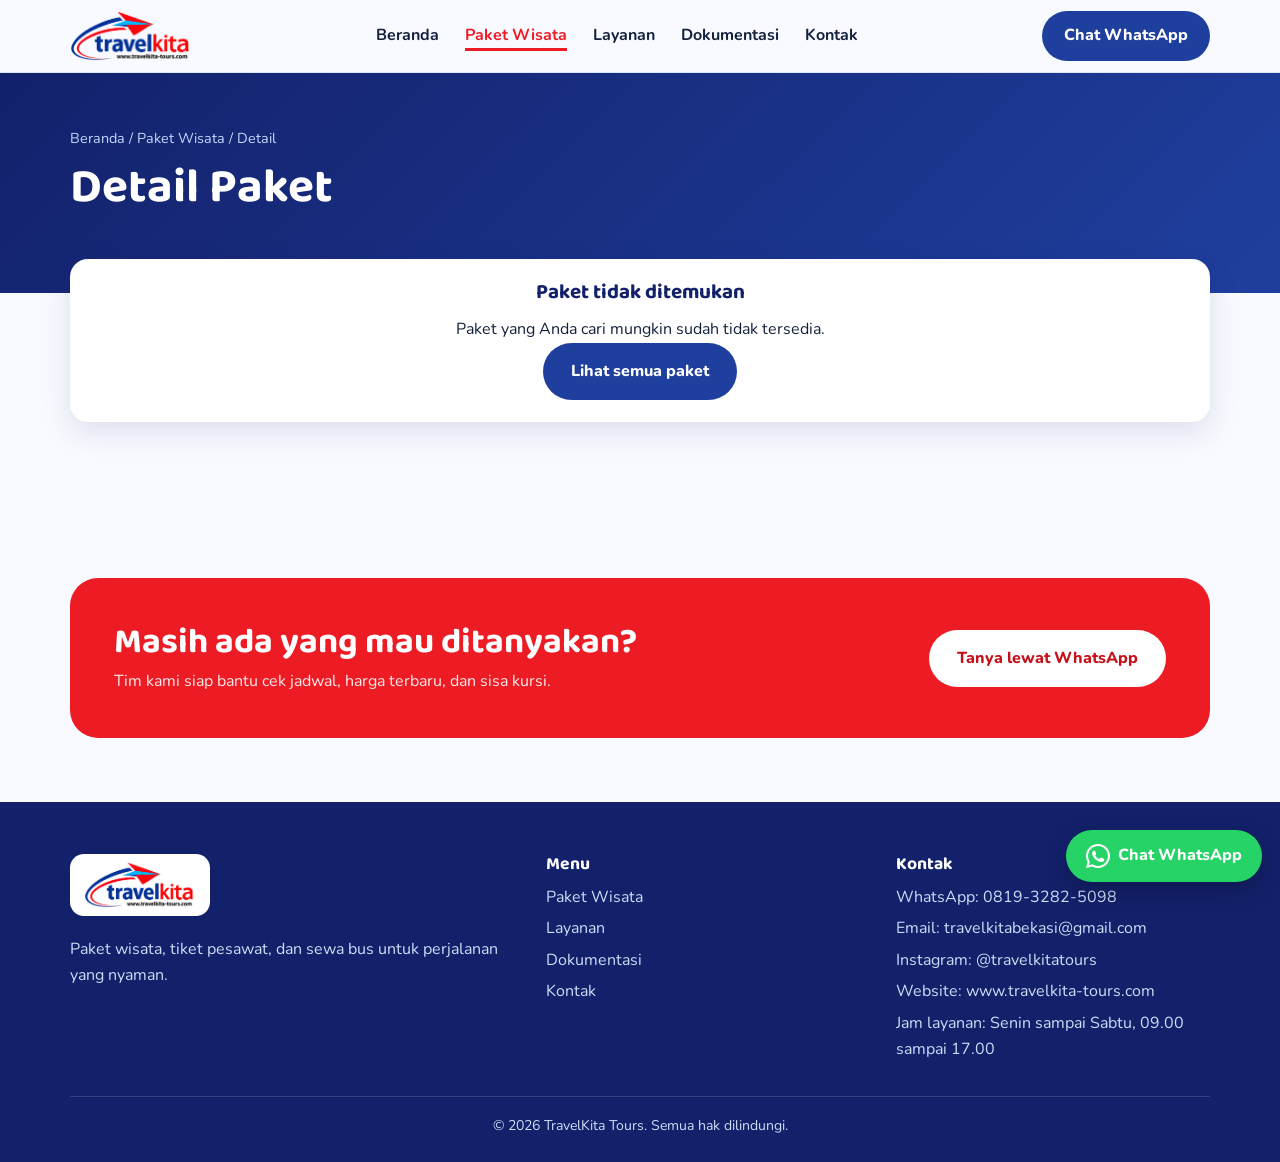
<file: detail.html>
<!DOCTYPE html>
<html lang="id">
<head>
<meta charset="utf-8">
<meta name="viewport" content="width=device-width, initial-scale=1">
<title>Detail Paket | TravelKita Tours</title>
<link rel="canonical" href="https://travelkita-tours.com/detail">
<meta name="description" content="Detail paket tour TravelKita Tours: itinerary, jadwal keberangkatan, fasilitas, dan syarat ketentuan.">
<meta property="og:image" content="logo.jpg">
<link rel="icon" href="logo.jpg">
<link rel="preconnect" href="https://fonts.googleapis.com">
<link rel="preconnect" href="https://fonts.gstatic.com" crossorigin>
<link href="https://fonts.googleapis.com/css2?family=Baloo+2:wght@600;700;800&family=Nunito:wght@400;600;700&display=swap" rel="stylesheet">
<link rel="stylesheet" href="style.css">
<style>
  .d-grid{display:grid;grid-template-columns:1fr 340px;gap:28px;align-items:start;margin-top:-34px;position:relative;z-index:2}
  .d-img{width:100%;display:block;border-radius:var(--radius);box-shadow:var(--shadow);margin-bottom:20px;background:#e8f1fb}
  .d-box{background:#fff;border-radius:var(--radius);box-shadow:var(--shadow);padding:22px 24px;margin-bottom:20px}
  .d-box h2{font-family:'Baloo 2',sans-serif;color:var(--navy-900);font-size:1.3rem;margin:0 0 12px}
  .d-side{}
  .d-price small{display:block;color:var(--muted)}
  .d-price strong{font-family:'Baloo 2',sans-serif;font-size:2rem;color:var(--red)}
  .d-meta{display:flex;flex-wrap:wrap;gap:8px;margin:10px 0 16px}
  .d-meta span{background:var(--red-soft);color:var(--navy-900);font-weight:700;border-radius:999px;padding:4px 14px;font-size:.9rem}
  .d-two{display:grid;grid-template-columns:1fr 1fr;gap:24px}
  .d-two h3{margin:0 0 8px;color:var(--navy-900)}
  ul.ok,ul.no,ul.plain{list-style:none;padding:0;margin:0}
  ul.ok li,ul.no li,ul.plain li{margin:7px 0;padding-left:26px;position:relative}
  ul.ok li::before{content:"✓";position:absolute;left:0;color:var(--blue-700);font-weight:800}
  ul.no li::before{content:"✕";position:absolute;left:0;color:#c0392b;font-weight:800}
  ul.plain li::before{content:"•";position:absolute;left:6px;color:var(--blue-700);font-weight:800}
  details{border:2px solid #dde6f5;border-radius:12px;padding:10px 14px;margin-bottom:8px}
  summary{cursor:pointer;font-weight:700;color:var(--navy-900)}
  details p{margin:8px 0 0;color:var(--muted)}
  ol.terms{margin:0;padding-left:20px}
  ol.terms li{margin:7px 0}
  .d-side .btn{display:block;text-align:center;margin-top:10px}
  .d-month{margin:14px 0 0}
  .d-month strong{display:block;color:var(--navy-900);margin-bottom:6px}
  .d-dates{display:flex;flex-wrap:wrap;gap:8px}
  .d-date{border:2px solid #d3def2;border-radius:999px;padding:6px 14px;font-weight:700;color:var(--blue-700);text-decoration:none;background:#fff}
  .d-date:hover{background:var(--blue-700);color:#fff;border-color:var(--blue-700)}
  .d-date.peak{border-color:#f0b5b5;color:#c0392b}
  .d-date.peak:hover{background:#c0392b;color:#fff;border-color:#c0392b}
  .peak-label{color:#c0392b;font-weight:700}
  .sch h2{margin-bottom:6px}
  .sch-sub{color:var(--muted);margin:0 0 14px;padding-bottom:14px;border-bottom:1px solid #e3e9f5}
  .sch-note{margin:0 0 8px;color:var(--muted)}
  .sch details{border:0;border-top:1px solid #e3e9f5;border-radius:0;padding:0;margin:0}
  .sch summary{list-style:none;display:flex;justify-content:space-between;align-items:center;padding:14px 0;font-weight:800;text-transform:uppercase;color:var(--navy-900)}
  .sch summary::-webkit-details-marker{display:none}
  .sch summary::after{content:"";width:8px;height:8px;margin:0 4px 4px 0;border-right:2px solid #8a96a8;border-bottom:2px solid #8a96a8;transform:rotate(45deg);transition:transform .2s}
  .sch details[open] summary::after{transform:rotate(-135deg);margin-bottom:-2px}
  .sch .d-dates{padding:0 0 14px}
  .sch .d-date{padding:6px 12px;font-size:.95rem}
  a.d-cta{display:block;margin-top:14px;padding:14px 18px;border-radius:12px;background:var(--navy-900);color:#fff;text-align:center;font-weight:800;text-decoration:none}
  a.d-cta:hover{filter:brightness(1.15)}
  .d-hint{color:var(--muted);font-size:.9rem;margin:12px 0 0}
  @media (max-width:900px){
    .d-grid{grid-template-columns:1fr;margin-top:-24px}
    .d-side{position:static;order:-1}
    .d-two{grid-template-columns:1fr}
  }
</style>
</head>
<body data-page="paket">

<div id="site-header"></div>

<main>
  <section class="page-hero" style="padding-bottom:70px">
    <div class="wrap">
      <div class="crumbs"><a href="/">Beranda</a> / <a href="/paket">Paket Wisata</a> / <span id="crumb">Detail</span></div>
      <h1 id="title">Detail Paket</h1>
      <p id="subtitle"></p>
    </div>
  </section>

  <section style="padding-top:0">
    <div class="wrap" id="detail"></div>
  </section>

  <section class="cta">
    <div class="wrap">
      <div class="cta-box">
        <div>
          <h2>Masih ada yang mau ditanyakan?</h2>
          <p>Tim kami siap bantu cek jadwal, harga terbaru, dan sisa kursi.</p>
        </div>
        <a class="btn btn-wa" data-wa="Halo TravelKita, saya ingin bertanya tentang paket wisata." href="#">Tanya lewat WhatsApp</a>
      </div>
    </div>
  </section>
</main>

<div id="site-footer"></div>

<script src="site.js"></script>
<script>
  document.addEventListener("DOMContentLoaded", () => {
    const root = document.getElementById("detail");
    const p = findPackage(new URLSearchParams(location.search).get("p"));

    if (!p) {
      root.innerHTML = `<div class="d-box" style="margin-top:-34px;position:relative;z-index:2;text-align:center">
        <h2>Paket tidak ditemukan</h2>
        <p>Paket yang Anda cari mungkin sudah tidak tersedia.</p>
        <a class="btn btn-wa" href="/paket">Lihat semua paket</a></div>`;
      return;
    }

    document.title = `${p.name} | ${SITE.name}`;
    document.getElementById("crumb").textContent = p.name;
    document.getElementById("title").textContent = p.name;
    document.getElementById("subtitle").textContent = `${p.days} hari ${p.nights} malam · ${p.dest}`;

    const li = arr => arr.map(x => `<li>${x}</li>`).join("");
    const included = p.included || [];
    const excluded = p.excluded || [];
    const terms = p.terms || [];
    const msg = `Halo TravelKita, saya ingin tanya jadwal dan harga terbaru paket ${p.name} (${p.days} hari ${p.nights} malam).`;
    const MON = ["JAN","FEB","MAR","APR","MEI","JUN","JUL","AGU","SEP","OKT","NOV","DES"];
    const pad = n => String(n).padStart(2, "0");
    const fullDate = d => d.toLocaleDateString("id-ID", { weekday: "long", day: "numeric", month: "long", year: "numeric" });
    const rangeTxt = d => {
      const e = new Date(d); e.setDate(e.getDate() + p.days - 1);
      return e.getMonth() === d.getMonth()
        ? `${pad(d.getDate())} - ${pad(e.getDate())}`
        : `${pad(d.getDate())} - ${pad(e.getDate())} ${MON[e.getMonth()]}`;
    };
    const deps = departureDates(p);
    const byMonth = {};
    deps.forEach(x => { const k = x.date.toLocaleDateString("id-ID", { month: "long", year: "numeric" }); (byMonth[k] = byMonth[k] || []).push(x); });
    const hasPeak = deps.some(x => x.peak);
    const routeTxt = p.dest.split(" ").join(", ");
    let schedHtml = "";
    if (deps.length) {
      const kotaMsg = `Halo TravelKita, saya ingin berangkat dari kota lain untuk paket ${p.name}. Bisa dibantu?`;
      schedHtml = `<div class="d-box sch">
        <h2>Jadwal Keberangkatan 2026 &amp; 2027</h2>
        <p class="sch-sub">${p.name} — ${routeTxt}</p>
        ${hasPeak ? `<p class="sch-note">Tanggal berwarna <span class="peak-label">merah</span> adalah periode High Season.</p>` : ""}
        ${Object.entries(byMonth).map(([m, arr]) => `<details><summary>${m}</summary><div class="d-dates">${arr.map(x => {
          const full = fullDate(x.date);
          const m2 = `Halo TravelKita, saya ingin daftar paket ${p.name} untuk keberangkatan ${full}${x.peak ? " (high season)" : ""}. Apakah masih tersedia?`;
          return `<a class="d-date${x.peak ? " peak" : ""}" href="${wa(m2)}" target="_blank" rel="noopener" title="Tanya ketersediaan ${full}">${rangeTxt(x.date)}</a>`;
        }).join("")}</div></details>`).join("")}
        <p class="d-hint">Klik tanggal untuk tanya ketersediaan kursi lewat WhatsApp. Jadwal dan harga dapat berubah.</p>
        <a class="d-cta" href="${wa(kotaMsg)}" target="_blank" rel="noopener">✈️ Bisa berangkat dari kota lainnya</a>
      </div>`;
    } else if (p.daily) {
      const today = isoOf(new Date());
      const minD = today > p.daily[0] ? today : p.daily[0];
      const mo = s => parseISO(s).toLocaleDateString("id-ID", { month: "long", year: "numeric" });
      schedHtml = `<div class="d-box sch">
        <h2>Pilih Tanggal Keberangkatan</h2>
        <p class="sch-sub">${p.name} — ${routeTxt}</p>
        <div style="display:flex;flex-wrap:wrap;gap:10px;align-items:center">
          <input type="date" id="dpick" min="${minD}" max="${p.daily[1]}" aria-label="Tanggal keberangkatan" style="padding:10px 14px;border:2px solid #d3def2;border-radius:12px;font:inherit">
          <button type="button" class="btn btn-wa" id="dgo">Tanya tanggal ini</button>
        </div>
        <p class="d-hint">Berangkat setiap hari, bebas pilih tanggal dalam periode ${mo(p.daily[0])} sampai ${mo(p.daily[1])}. Harga bisa berbeda di periode high season, konfirmasi lewat WhatsApp.</p>
      </div>`;
    }
    const priceHtml = p.price
      ? `<small>Mulai dari</small><strong>${rupiah(p.price)}</strong> <span>/orang</span>`
      : `<small>Harga</small><strong>Hubungi kami</strong>`;

    root.innerHTML = `
      <div class="d-grid">
        <div class="d-main">
          ${p.image ? `<img class="d-img" src="${p.image}" alt="Brosur ${p.name}" onerror="this.style.display='none'">` : ""}

          ${p.schedule ? `<div class="d-box"><h2>Jadwal Keberangkatan</h2><ul class="plain">${li(p.schedule)}</ul></div>` : ""}

          ${p.itinerary ? `<div class="d-box"><h2>Itinerary</h2>
            ${p.itinerary.map(d => `<details open><summary>${d[0]}</summary><p>${d[1]}</p>${d[2] ? `<p><strong><em>${d[2]}</em></strong></p>` : ""}</details>`).join("")}
          </div>` : ""}

          <div class="d-box"><h2>Fasilitas Paket</h2>
            <div class="d-two">
              <div><h3>Termasuk</h3><ul class="ok">${li(included)}</ul></div>
              <div><h3>Tidak termasuk</h3><ul class="no">${li(excluded)}</ul></div>
            </div>
            ${p.bonus ? `<h3 style="margin-top:18px;color:var(--navy-900)">Bonus</h3><ul class="ok">${li(p.bonus)}</ul>` : ""}
          </div>

          ${p.costs ? `<div class="d-box"><h2>Biaya Tambahan dan Pembayaran</h2><ul class="plain">${li(p.costs)}</ul></div>` : ""}

          <div class="d-box"><h2>Syarat dan Ketentuan</h2><ol class="terms">${li(terms)}</ol></div>
        </div>

        <aside class="d-side">
          <div class="d-box">
            <div class="d-price">${priceHtml}</div>
            <div class="d-meta"><span>${p.days} hari ${p.nights} malam</span><span>${p.type === "Thailand" ? "1 Negara" : p.type}</span></div>
            <p style="color:var(--muted);margin:0">Harga dan jadwal bisa berubah mengikuti musim. Konfirmasi dulu lewat WhatsApp ya.</p>
            <a class="btn btn-wa" href="${wa(msg)}" target="_blank" rel="noopener">Pesan lewat WhatsApp</a>
            <a class="btn btn-outline" href="/paket">Lihat paket lain</a>
          </div>
          ${schedHtml}
        </aside>
      </div>`;

    const go = document.getElementById("dgo");
    if (go) go.addEventListener("click", () => {
      const v = document.getElementById("dpick").value;
      if (!v) { alert("Pilih tanggal dulu ya."); return; }
      window.open(wa(`Halo TravelKita, saya ingin daftar paket ${p.name} untuk keberangkatan ${fullDate(parseISO(v))}. Apakah masih tersedia?`), "_blank", "noopener");
    });
  });
</script>
</body>
</html>
</file>
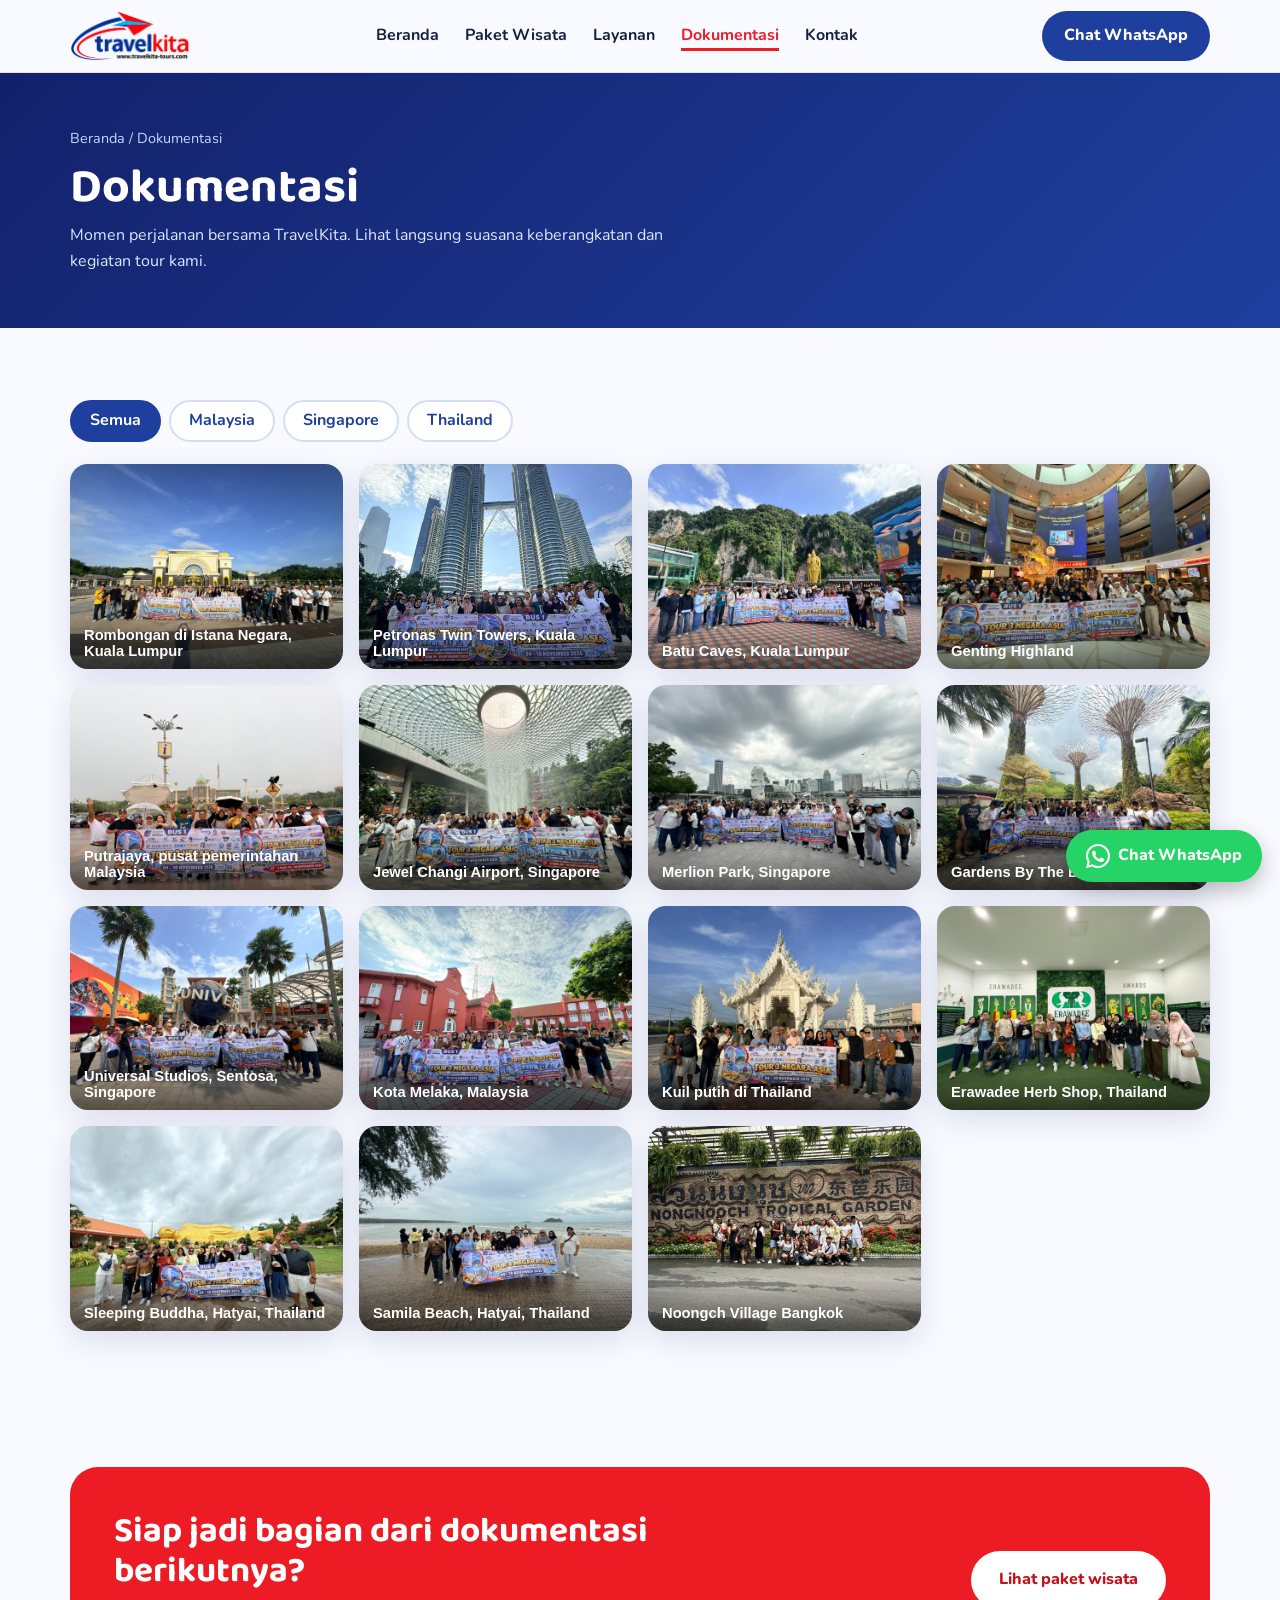
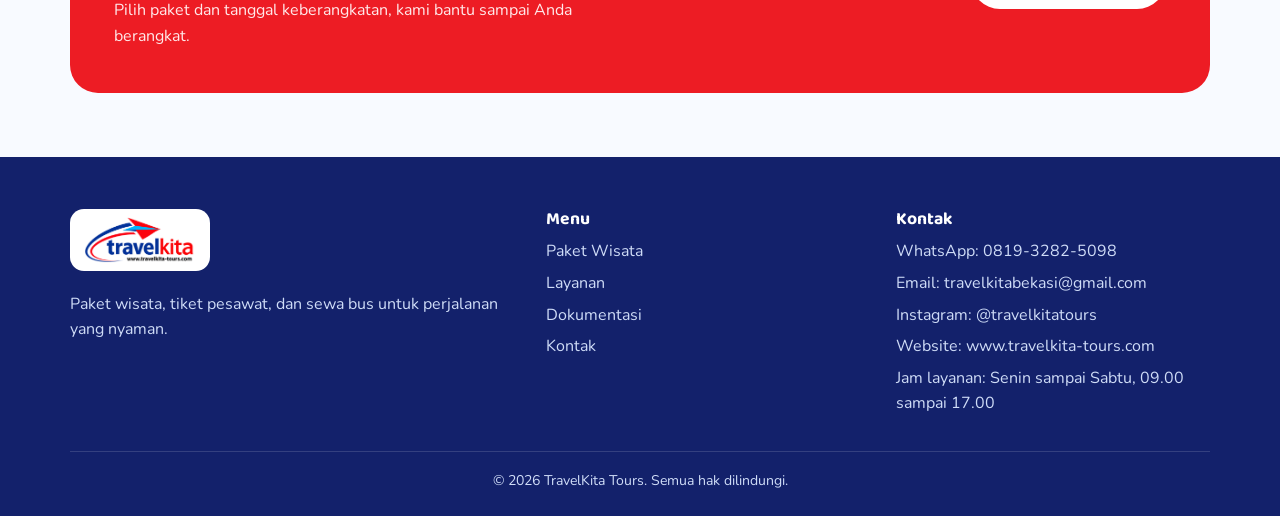
<file: dokumentasi.html>
<!DOCTYPE html>
<html lang="id">
<head>
<meta charset="utf-8">
<meta name="viewport" content="width=device-width, initial-scale=1">
<title>Dokumentasi | TravelKita Tours</title>
<link rel="canonical" href="https://travelkita-tours.com/dokumentasi">
<meta name="description" content="Dokumentasi perjalanan bersama TravelKita Tours: foto keberangkatan dan kegiatan tour Malaysia, Singapore, dan Thailand.">
<meta property="og:title" content="Dokumentasi | TravelKita Tours">
<meta property="og:image" content="logo.jpg">
<link rel="icon" href="logo.jpg">
<link rel="preconnect" href="https://fonts.googleapis.com">
<link rel="preconnect" href="https://fonts.gstatic.com" crossorigin>
<link href="https://fonts.googleapis.com/css2?family=Baloo+2:wght@600;700;800&family=Nunito:wght@400;600;700&display=swap" rel="stylesheet">
<link rel="stylesheet" href="style.css">
<style>
  .chips{display:flex;flex-wrap:wrap;gap:8px;margin-bottom:22px}
  .chip{border:2px solid #d3def2;background:#fff;color:var(--blue-700);font:inherit;font-weight:700;border-radius:999px;padding:6px 18px;cursor:pointer}
  .chip:hover{border-color:var(--sky-500)}
  .chip.on{background:var(--blue-700);border-color:var(--blue-700);color:#fff}
  .gal{display:grid;grid-template-columns:repeat(auto-fill,minmax(240px,1fr));gap:16px}
  .shot{position:relative;display:block;padding:0;border:0;border-radius:var(--radius);overflow:hidden;cursor:zoom-in;background:#e8f1fb;box-shadow:var(--shadow);aspect-ratio:4/3}
  .shot img{width:100%;height:100%;object-fit:cover;display:block;transition:transform .35s}
  .shot:hover img{transform:scale(1.06)}
  .shot span{position:absolute;left:0;right:0;bottom:0;padding:26px 14px 10px;color:#fff;font-weight:700;font-size:.92rem;text-align:left;background:linear-gradient(180deg,rgba(0,0,0,0),rgba(0,0,0,.6))}
  .empty{display:none;text-align:center;padding:48px 20px;background:#fff;border-radius:var(--radius);box-shadow:var(--shadow)}
  .empty .ico{font-size:2.6rem}
  .empty h2{font-family:'Baloo 2',sans-serif;color:var(--navy-900);margin:8px 0}
  .empty p{color:var(--muted);margin:0 0 16px}
  .lb{position:fixed;inset:0;z-index:200;background:rgba(0,0,0,.88);display:none;align-items:center;justify-content:center;padding:20px}
  .lb.open{display:flex}
  .lb figure{margin:0;max-width:min(1100px,100%);text-align:center}
  .lb img{max-width:100%;max-height:78vh;border-radius:12px;display:block;margin:0 auto}
  .lb figcaption{color:#fff;margin-top:12px;font-weight:700}
  .lb button{position:absolute;border:0;background:rgba(255,255,255,.16);color:#fff;font-size:1.6rem;width:46px;height:46px;border-radius:50%;cursor:pointer}
  .lb button:hover{background:rgba(255,255,255,.3)}
  .lb .x{top:16px;right:16px}.lb .pv{left:14px;top:50%}.lb .nx{right:14px;top:50%}
</style>
<!-- Pasang Meta Pixel di sini -->
<!-- Pasang Google Analytics di sini -->
</head>
<body data-page="dokumentasi">

<div id="site-header"></div>

<main>
  <section class="page-hero">
    <div class="wrap">
      <div class="crumbs"><a href="/">Beranda</a> / Dokumentasi</div>
      <h1>Dokumentasi</h1>
      <p>Momen perjalanan bersama TravelKita. Lihat langsung suasana keberangkatan dan kegiatan tour kami.</p>
    </div>
  </section>

  <section>
    <div class="wrap">
      <div class="chips" id="chips" role="group" aria-label="Saring dokumentasi"></div>
      <div class="gal" id="gal"></div>

      <div class="empty" id="empty">
        <div class="ico" aria-hidden="true">📸</div>
        <h2>Dokumentasi segera hadir</h2>
        <p>Foto perjalanan peserta kami akan ditampilkan di sini. Sementara itu, ceritakan rencana liburan Anda.</p>
        <a class="btn btn-wa" data-wa="Halo TravelKita, saya ingin melihat dokumentasi perjalanan sebelumnya." href="#">Tanya lewat WhatsApp</a>
      </div>
    </div>
  </section>

  <section class="cta">
    <div class="wrap">
      <div class="cta-box">
        <div>
          <h2>Siap jadi bagian dari dokumentasi berikutnya?</h2>
          <p>Pilih paket dan tanggal keberangkatan, kami bantu sampai Anda berangkat.</p>
        </div>
        <a class="btn btn-primary" href="/paket">Lihat paket wisata</a>
      </div>
    </div>
  </section>
</main>

<div id="site-footer"></div>

<div class="lb" id="lb" role="dialog" aria-modal="true" aria-label="Foto dokumentasi">
  <button class="x" id="lbX" aria-label="Tutup">&times;</button>
  <button class="pv" id="lbP" aria-label="Foto sebelumnya">&#8249;</button>
  <figure><img id="lbImg" alt=""><figcaption id="lbCap"></figcaption></figure>
  <button class="nx" id="lbN" aria-label="Foto berikutnya">&#8250;</button>
</div>

<script src="site.js"></script>
<script>
/* ============================================================
   DAFTAR FOTO DOKUMENTASI
   Cara menambah foto: unggah file foto ke repo (folder yang sama
   dengan index.html), lalu tambahkan satu baris di bawah ini.
     src : nama file foto persis (huruf besar/kecil harus sama)
     cap : keterangan singkat di bawah foto
     cat : kelompok, pilih salah satu: "Malaysia", "Singapore", "Thailand", "Keberangkatan"
   Contoh:
     { src:"dok-klcc-1.jpg", cap:"Rombongan di KLCC, Kuala Lumpur", cat:"Malaysia" },
   Selama daftar masih kosong, halaman menampilkan "Dokumentasi segera hadir".
   ============================================================ */
const DOCS = [
  { src:"dok-01-istana-negara.jpg", cap:"Rombongan di Istana Negara, Kuala Lumpur", cat:"Malaysia" },
  { src:"dok-02-petronas.jpg", cap:"Petronas Twin Towers, Kuala Lumpur", cat:"Malaysia" },
  { src:"dok-03-batu-caves.jpg", cap:"Batu Caves, Kuala Lumpur", cat:"Malaysia" },
  { src:"dok-04-genting.jpg", cap:"Genting Highland", cat:"Malaysia" },
  { src:"dok-05-putrajaya.jpg", cap:"Putrajaya, pusat pemerintahan Malaysia", cat:"Malaysia" },
  { src:"dok-06-jewel-changi.jpg", cap:"Jewel Changi Airport, Singapore", cat:"Singapore" },
  { src:"dok-07-merlion.jpg", cap:"Merlion Park, Singapore", cat:"Singapore" },
  { src:"dok-08-gardens-by-the-bay.jpg", cap:"Gardens By The Bay, Singapore", cat:"Singapore" },
  { src:"dok-09-universal-studios.jpg", cap:"Universal Studios, Sentosa, Singapore", cat:"Singapore" },
  { src:"dok-10-melaka.jpg", cap:"Kota Melaka, Malaysia", cat:"Malaysia" },
  { src:"dok-11-kuil-putih.jpg", cap:"Kuil putih di Thailand", cat:"Thailand" },
  { src:"dok-12-erawadee.jpg", cap:"Erawadee Herb Shop, Thailand", cat:"Thailand" },
  { src:"dok-13-sleeping-buddha.jpg", cap:"Sleeping Buddha, Hatyai, Thailand", cat:"Thailand" },
  { src:"dok-14-samila-beach.jpg", cap:"Samila Beach, Hatyai, Thailand", cat:"Thailand" },
];

document.addEventListener("DOMContentLoaded", () => {
  const gal = document.getElementById("gal");
  const chips = document.getElementById("chips");
  const empty = document.getElementById("empty");
  const lb = document.getElementById("lb");
  const lbImg = document.getElementById("lbImg");
  const lbCap = document.getElementById("lbCap");
  let shown = [], idx = 0, cat = "Semua";

  if (!DOCS.length) { empty.style.display = "block"; chips.style.display = "none"; return; }

  const cats = ["Semua", ...new Set(DOCS.map(d => d.cat).filter(Boolean))];
  chips.innerHTML = cats.map(c => `<button type="button" class="chip${c === cat ? " on" : ""}" data-c="${c}">${c}</button>`).join("");

  function render(){
    shown = DOCS.filter(d => cat === "Semua" || d.cat === cat);
    gal.innerHTML = shown.map((d, i) =>
      `<button type="button" class="shot" data-i="${i}" aria-label="Perbesar foto: ${d.cap || ""}">
         <img src="${d.src}" alt="${d.cap || "Dokumentasi TravelKita"}" loading="lazy" onerror="this.closest('.shot').style.display='none'">
         ${d.cap ? `<span>${d.cap}</span>` : ""}
       </button>`).join("");
    chips.querySelectorAll(".chip").forEach(b => b.classList.toggle("on", b.dataset.c === cat));
  }
  function open(i){
    idx = (i + shown.length) % shown.length;
    lbImg.src = shown[idx].src; lbImg.alt = shown[idx].cap || "";
    lbCap.textContent = shown[idx].cap || "";
    lb.classList.add("open");
  }
  const close = () => lb.classList.remove("open");

  chips.addEventListener("click", e => { const b = e.target.closest(".chip"); if (b) { cat = b.dataset.c; render(); } });
  gal.addEventListener("click", e => { const b = e.target.closest(".shot"); if (b) open(+b.dataset.i); });
  document.getElementById("lbX").onclick = close;
  document.getElementById("lbP").onclick = () => open(idx - 1);
  document.getElementById("lbN").onclick = () => open(idx + 1);
  lb.addEventListener("click", e => { if (e.target === lb) close(); });
  document.addEventListener("keydown", e => {
    if (!lb.classList.contains("open")) return;
    if (e.key === "Escape") close();
    if (e.key === "ArrowLeft") open(idx - 1);
    if (e.key === "ArrowRight") open(idx + 1);
  });
  render();
});
</script>
</body>
</html>
</file>
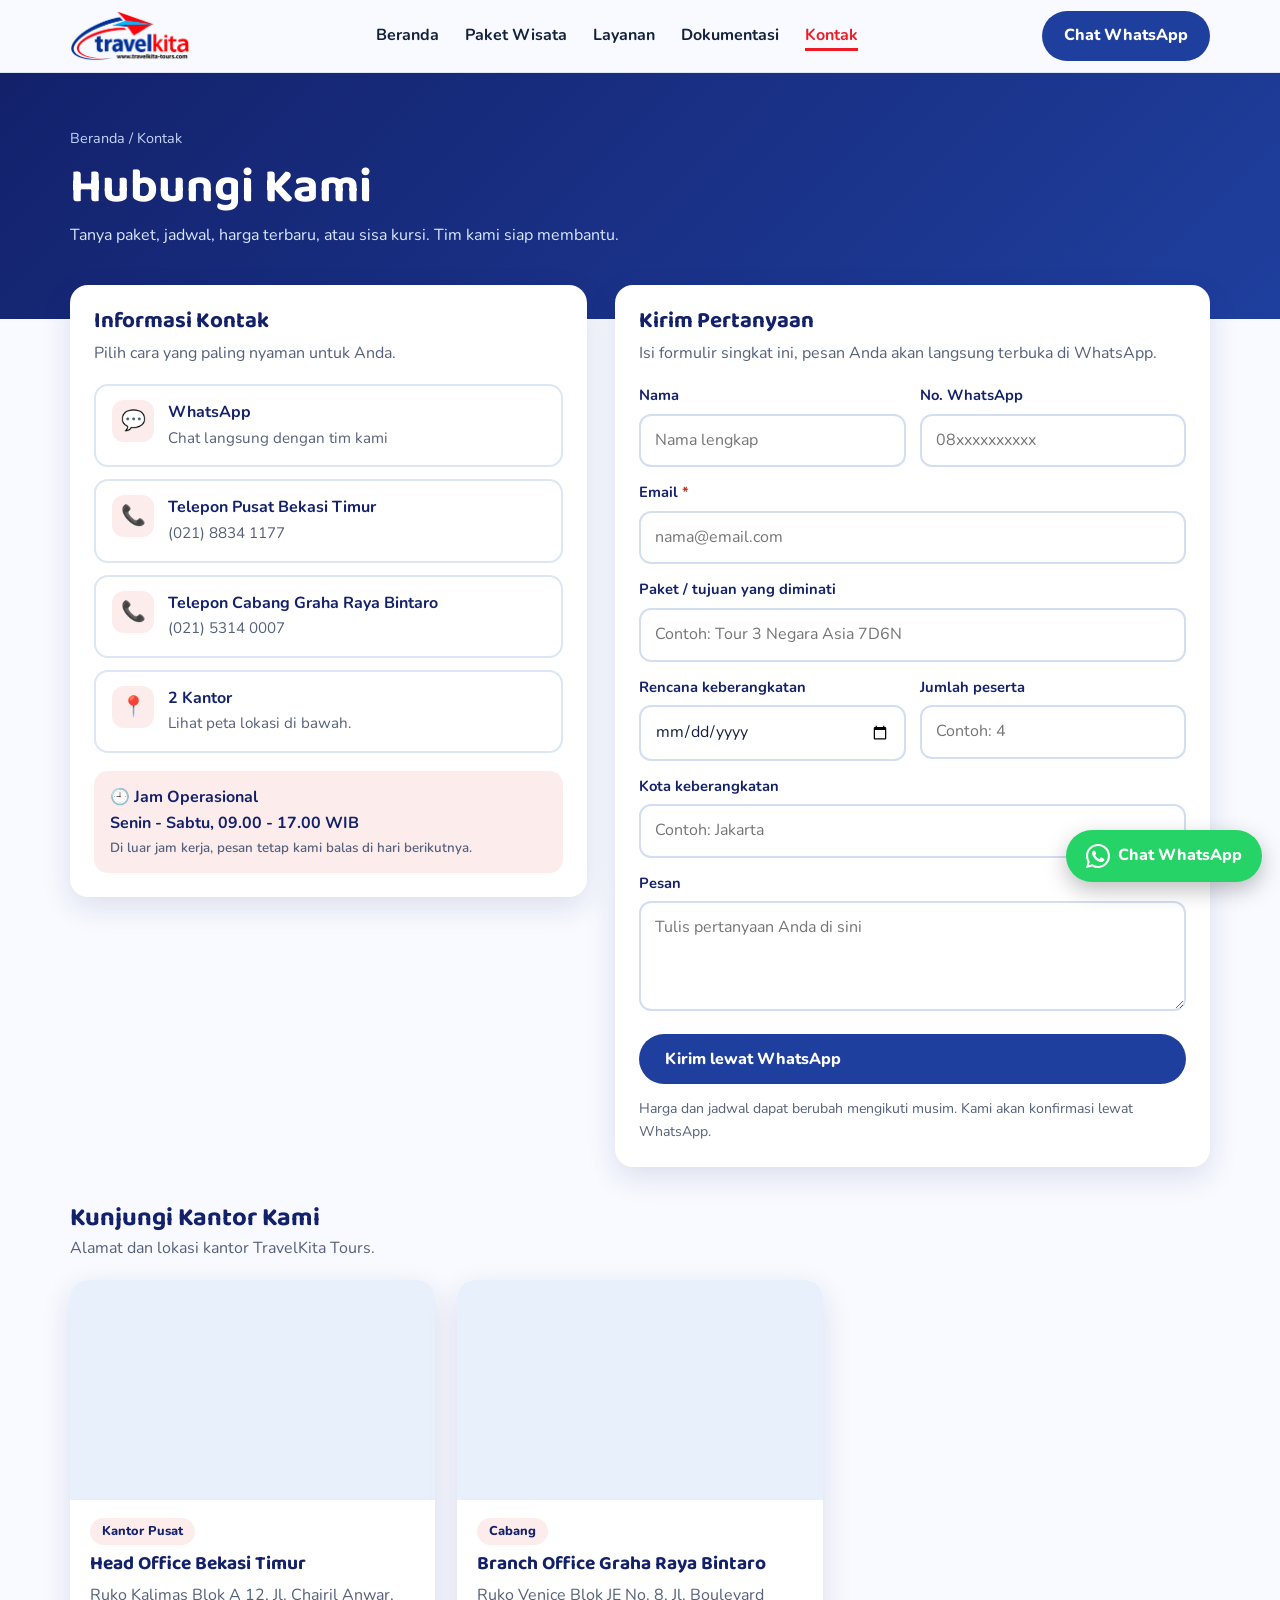
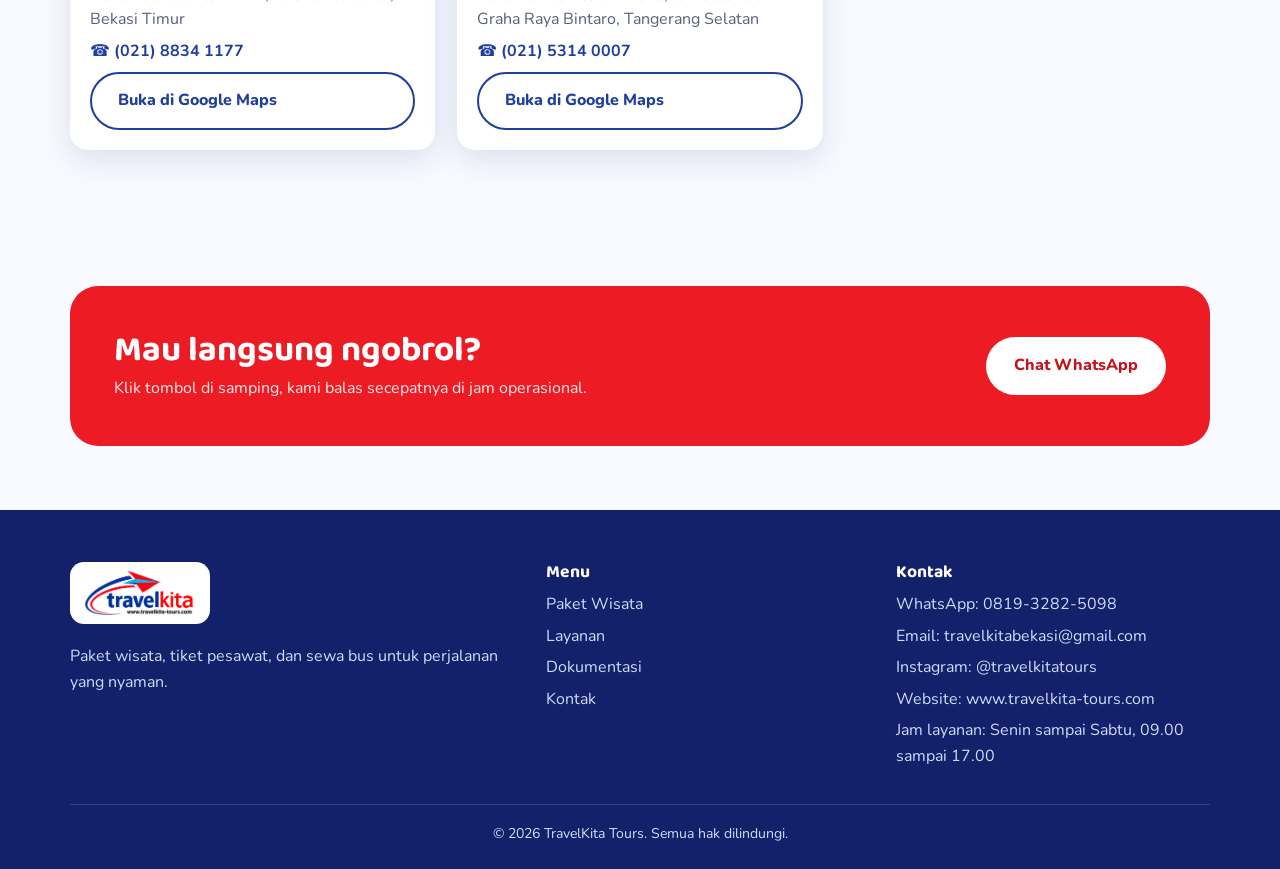
<file: kontak.html>
<!DOCTYPE html>
<html lang="id">
<head>
<meta charset="utf-8">
<meta name="viewport" content="width=device-width, initial-scale=1">
<title>Kontak | TravelKita Tours</title>
<link rel="canonical" href="https://travelkita-tours.com/kontak">
<meta name="description" content="Hubungi TravelKita Tours untuk tanya paket wisata, jadwal keberangkatan, harga terbaru, dan sisa kursi.">
<meta property="og:image" content="logo.jpg">
<link rel="icon" href="logo.jpg">
<link rel="preconnect" href="https://fonts.googleapis.com">
<link rel="preconnect" href="https://fonts.gstatic.com" crossorigin>
<link href="https://fonts.googleapis.com/css2?family=Baloo+2:wght@600;700;800&family=Nunito:wght@400;600;700&display=swap" rel="stylesheet">
<link rel="stylesheet" href="style.css">
<style>
  .k-grid{display:grid;grid-template-columns:1fr 1.15fr;gap:28px;align-items:start;margin-top:-34px;position:relative;z-index:2}
  .k-box{background:#fff;border-radius:var(--radius);box-shadow:var(--shadow);padding:24px}
  .k-box h2{font-family:'Baloo 2',sans-serif;color:var(--navy-900);font-size:1.4rem;margin:0 0 6px}
  .k-sub{color:var(--muted);margin:0 0 18px}
  .k-list{display:grid;gap:12px}
  .k-item{display:flex;gap:14px;align-items:flex-start;padding:14px 16px;border:2px solid #dde6f5;border-radius:14px;text-decoration:none;color:inherit;transition:border-color .2s,background .2s}
  a.k-item:hover{border-color:var(--blue-700);background:#f2f7ff}
  .k-ico{flex:0 0 42px;height:42px;border-radius:12px;background:var(--red-soft);display:grid;place-items:center;font-size:1.25rem}
  .k-item strong{display:block;color:var(--navy-900)}
  .k-item span{color:var(--muted);font-size:.95rem;line-height:1.45}
  .k-hours{margin:18px 0 0;padding:14px 16px;border-radius:14px;background:var(--red-soft);color:var(--navy-900);font-weight:700}
  .k-hours small{display:block;font-weight:600;color:var(--muted);margin-top:2px}
  .k-form{display:grid;gap:14px}
  .k-row{display:grid;grid-template-columns:1fr 1fr;gap:14px}
  .k-form label{display:block;font-weight:700;color:var(--navy-900);font-size:.92rem;margin-bottom:6px}
  .k-form input,.k-form textarea{width:100%;box-sizing:border-box;padding:12px 14px;border:2px solid #d3def2;border-radius:12px;font:inherit;background:#fff;color:inherit}
  .k-form input:focus,.k-form textarea:focus{outline:none;border-color:var(--blue-700)}
  .k-form textarea{min-height:110px;resize:vertical}
  .k-form .btn{width:100%;text-align:center;cursor:pointer;border:0}
  .k-note{color:var(--muted);font-size:.88rem;margin:0}
  .k-offices{margin-top:36px}
  .k-offices>h2{font-family:'Baloo 2',sans-serif;color:var(--navy-900);font-size:1.6rem;margin:0 0 4px}
  .k-offices>p{color:var(--muted);margin:0 0 18px}
  .k-ogrid{display:grid;grid-template-columns:repeat(3,1fr);gap:22px}
  .k-office{background:#fff;border-radius:var(--radius);box-shadow:var(--shadow);overflow:hidden;display:flex;flex-direction:column}
  .k-office iframe{width:100%;height:220px;border:0;display:block;background:#e8f1fb}
  .k-obody{padding:18px 20px 20px;display:flex;flex-direction:column;gap:8px;flex:1}
  .k-tag{align-self:flex-start;background:var(--red-soft);color:var(--navy-900);font-weight:800;font-size:.8rem;border-radius:999px;padding:3px 12px}
  .k-office h3{margin:0;font-family:'Baloo 2',sans-serif;color:var(--navy-900);font-size:1.2rem}
  .k-office address{font-style:normal;color:var(--muted);line-height:1.5}
  .k-tel{font-weight:700;color:var(--blue-700);text-decoration:none}
  .k-tel:hover{text-decoration:underline}
  .k-obody .btn{margin-top:auto;text-align:center}
  @media (max-width:980px){
    .k-ogrid{grid-template-columns:1fr 1fr}
  }
  @media (max-width:900px){
    .k-grid{grid-template-columns:1fr;margin-top:-24px}
    .k-row{grid-template-columns:1fr}
  }
  @media (max-width:640px){
    .k-ogrid{grid-template-columns:1fr}
  }
</style>
</head>
<body data-page="kontak">

<div id="site-header"></div>

<main>
  <section class="page-hero" style="padding-bottom:70px">
    <div class="wrap">
      <div class="crumbs"><a href="/">Beranda</a> / <span>Kontak</span></div>
      <h1>Hubungi Kami</h1>
      <p>Tanya paket, jadwal, harga terbaru, atau sisa kursi. Tim kami siap membantu.</p>
    </div>
  </section>

  <section style="padding-top:0">
    <div class="wrap">
      <div class="k-grid">

        <div class="k-box">
          <h2>Informasi Kontak</h2>
          <p class="k-sub">Pilih cara yang paling nyaman untuk Anda.</p>
          <div class="k-list" id="kList"></div>
          <div class="k-hours" id="kHours"></div>
        </div>

        <div class="k-box">
          <h2>Kirim Pertanyaan</h2>
          <p class="k-sub">Isi formulir singkat ini, pesan Anda akan langsung terbuka di WhatsApp.</p>
          <form class="k-form" id="kForm" novalidate>
            <div class="k-row">
              <div><label for="fNama">Nama</label><input id="fNama" name="nama" type="text" placeholder="Nama lengkap" autocomplete="name" required></div>
              <div><label for="fHp">No. WhatsApp</label><input id="fHp" name="hp" type="tel" placeholder="08xxxxxxxxxx" autocomplete="tel"></div>
            </div>
            <div><label for="fEmail">Email <span style="color:#c0392b">*</span></label><input id="fEmail" name="email" type="email" placeholder="nama@email.com" autocomplete="email" required></div>
            <div><label for="fPaket">Paket / tujuan yang diminati</label><input id="fPaket" name="paket" type="text" placeholder="Contoh: Tour 3 Negara Asia 7D6N"></div>
            <div class="k-row">
              <div><label for="fTgl">Rencana keberangkatan</label><input id="fTgl" name="tgl" type="date"></div>
              <div><label for="fOrang">Jumlah peserta</label><input id="fOrang" name="orang" type="number" min="1" placeholder="Contoh: 4"></div>
            </div>
            <div><label for="fKota">Kota keberangkatan</label><input id="fKota" name="kota" type="text" placeholder="Contoh: Jakarta"></div>
            <div><label for="fPesan">Pesan</label><textarea id="fPesan" name="pesan" placeholder="Tulis pertanyaan Anda di sini"></textarea></div>
            <button type="submit" class="btn btn-wa">Kirim lewat WhatsApp</button>
            <p class="k-note">Harga dan jadwal dapat berubah mengikuti musim. Kami akan konfirmasi lewat WhatsApp.</p>
          </form>
        </div>

      </div>

      <div class="k-map" id="kMap"></div>
    </div>
  </section>

  <section class="cta">
    <div class="wrap">
      <div class="cta-box">
        <div>
          <h2>Mau langsung ngobrol?</h2>
          <p>Klik tombol di samping, kami balas secepatnya di jam operasional.</p>
        </div>
        <a class="btn btn-wa" data-wa="Halo TravelKita, saya ingin bertanya tentang paket wisata." href="#">Chat WhatsApp</a>
      </div>
    </div>
  </section>
</main>

<div id="site-footer"></div>

<script src="site.js"></script>
<script>
  /* ===== EDIT DI SINI: isi dengan data kontak yang benar ===== */
  const KONTAK = {
    wa:      "",                           // contoh: "0812-3456-7890" (tampilan saja; link WhatsApp memakai wa() dari site.js)
    telp:    "",                           // contoh: "021-1234567"
    email:   "",                           // contoh: "info@travelkita.com"
    kantor: [
      {
        tag: "Kantor Pusat",
        nama: "Head Office Bekasi Timur",
        alamat: "Ruko Kalimas Blok A 12, Jl. Chairil Anwar, Bekasi Timur",
        telp: "(021) 8834 1177"
      },
      {
        tag: "Cabang",
        nama: "Branch Office Graha Raya Bintaro",
        alamat: "Ruko Venice Blok JE No. 8, Jl. Boulevard Graha Raya Bintaro, Tangerang Selatan",
        telp: "(021) 5314 0007"
      }
      // Kantor ke-3: salin salah satu blok di atas, tambahkan koma, lalu isi datanya.
    ],
    instagram: "",                         // contoh: "@travelkita"
    jam:     "Senin - Sabtu, 09.00 - 17.00 WIB",
    jamCatatan: "Di luar jam kerja, pesan tetap kami balas di hari berikutnya."
  };

  document.addEventListener("DOMContentLoaded", () => {
    const esc = s => String(s).replace(/[&<>"]/g, c => ({ "&": "&amp;", "<": "&lt;", ">": "&gt;", '"': "&quot;" }[c]));
    const digits = s => String(s).replace(/\D/g, "");

    /* ---------- Kartu kontak (hanya yang sudah diisi) ---------- */
    const items = [];
    items.push({ ico: "💬", t: "WhatsApp", d: KONTAK.wa || "Chat langsung dengan tim kami", href: wa("Halo TravelKita, saya ingin bertanya tentang paket wisata."), ext: true });
    if (KONTAK.telp)      items.push({ ico: "📞", t: "Telepon", d: KONTAK.telp, href: "tel:" + digits(KONTAK.telp) });
    if (KONTAK.email)     items.push({ ico: "✉️", t: "Email", d: KONTAK.email, href: "mailto:" + KONTAK.email });
    if (KONTAK.instagram) items.push({ ico: "📸", t: "Instagram", d: KONTAK.instagram, href: "https://instagram.com/" + KONTAK.instagram.replace("@", ""), ext: true });
    (KONTAK.kantor || []).forEach(k => {
      if (k.telp) items.push({ ico: "📞", t: "Telepon " + k.nama.replace(/^(Head Office|Branch Office)\s*/, "").replace(/^/, k.tag === "Cabang" ? "Cabang " : "Pusat "), d: k.telp, href: "tel:" + digits(k.telp) });
    });
    if ((KONTAK.kantor || []).length) items.push({ ico: "📍", t: KONTAK.kantor.length + " Kantor", d: "Lihat peta lokasi di bawah.", href: "#kantor" });

    document.getElementById("kList").innerHTML = items.map(i => {
      const inner = `<div class="k-ico">${i.ico}</div><div><strong>${esc(i.t)}</strong><span>${esc(i.d)}</span></div>`;
      return i.href
        ? `<a class="k-item" href="${i.href}"${i.ext ? ' target="_blank" rel="noopener"' : ""}>${inner}</a>`
        : `<div class="k-item">${inner}</div>`;
    }).join("");

    document.getElementById("kHours").innerHTML =
      `🕘 Jam Operasional<br>${esc(KONTAK.jam)}${KONTAK.jamCatatan ? `<small>${esc(KONTAK.jamCatatan)}</small>` : ""}`;

    const kantor = KONTAK.kantor || [];
    if (kantor.length) {
      document.getElementById("kMap").innerHTML = `<div class="k-offices" id="kantor">
        <h2>Kunjungi Kantor Kami</h2>
        <p>Alamat dan lokasi kantor TravelKita Tours.</p>
        <div class="k-ogrid">${kantor.map(k => {
          const q = encodeURIComponent(k.alamat);
          return `<article class="k-office">
            <iframe title="Peta ${esc(k.nama)}" loading="lazy" referrerpolicy="no-referrer-when-downgrade" src="https://www.google.com/maps?q=${q}&output=embed"></iframe>
            <div class="k-obody">
              <span class="k-tag">${esc(k.tag)}</span>
              <h3>${esc(k.nama)}</h3>
              <address>${esc(k.alamat)}</address>
              ${k.telp ? `<a class="k-tel" href="tel:${digits(k.telp)}">☎️ ${esc(k.telp)}</a>` : ""}
              <a class="btn btn-outline" target="_blank" rel="noopener" href="https://www.google.com/maps/search/?api=1&query=${q}">Buka di Google Maps</a>
            </div>
          </article>`;
        }).join("")}</div>
      </div>`;
    }

    /* ---------- Isi otomatis paket dari ?p=... (jika ada) ---------- */
    try {
      const pk = findPackage(new URLSearchParams(location.search).get("p"));
      if (pk) document.getElementById("fPaket").value = `${pk.name} (${pk.days} hari ${pk.nights} malam)`;
    } catch (e) {}

    /* ---------- Kirim form ke WhatsApp ---------- */
    document.getElementById("kForm").addEventListener("submit", e => {
      e.preventDefault();
      const v = id => document.getElementById(id).value.trim();
      if (!v("fNama")) { alert("Isi nama Anda dulu ya."); document.getElementById("fNama").focus(); return; }
      if (!v("fEmail")) { alert("Email wajib diisi ya."); document.getElementById("fEmail").focus(); return; }
      if (!/^[^\s@]+@[^\s@]+\.[^\s@]+$/.test(v("fEmail"))) { alert("Format email belum benar. Contoh: nama@email.com"); document.getElementById("fEmail").focus(); return; }

      const tgl = v("fTgl")
        ? new Date(v("fTgl") + "T00:00:00").toLocaleDateString("id-ID", { weekday: "long", day: "numeric", month: "long", year: "numeric" })
        : "";
      const lines = [
        "Halo TravelKita, saya ingin bertanya.",
        "",
        `Nama: ${v("fNama")}`,
        `Email: ${v("fEmail")}`,
        v("fHp")    && `No. WhatsApp: ${v("fHp")}`,
        v("fPaket") && `Paket/tujuan: ${v("fPaket")}`,
        tgl         && `Rencana berangkat: ${tgl}`,
        v("fOrang") && `Jumlah peserta: ${v("fOrang")}`,
        v("fKota")  && `Kota keberangkatan: ${v("fKota")}`,
        v("fPesan") && `\nPesan:\n${v("fPesan")}`
      ].filter(x => x !== "" && x !== false && x !== undefined);

      window.open(wa(lines.join("\n")), "_blank", "noopener");
    });
  });
</script>
</body>
</html>
</file>
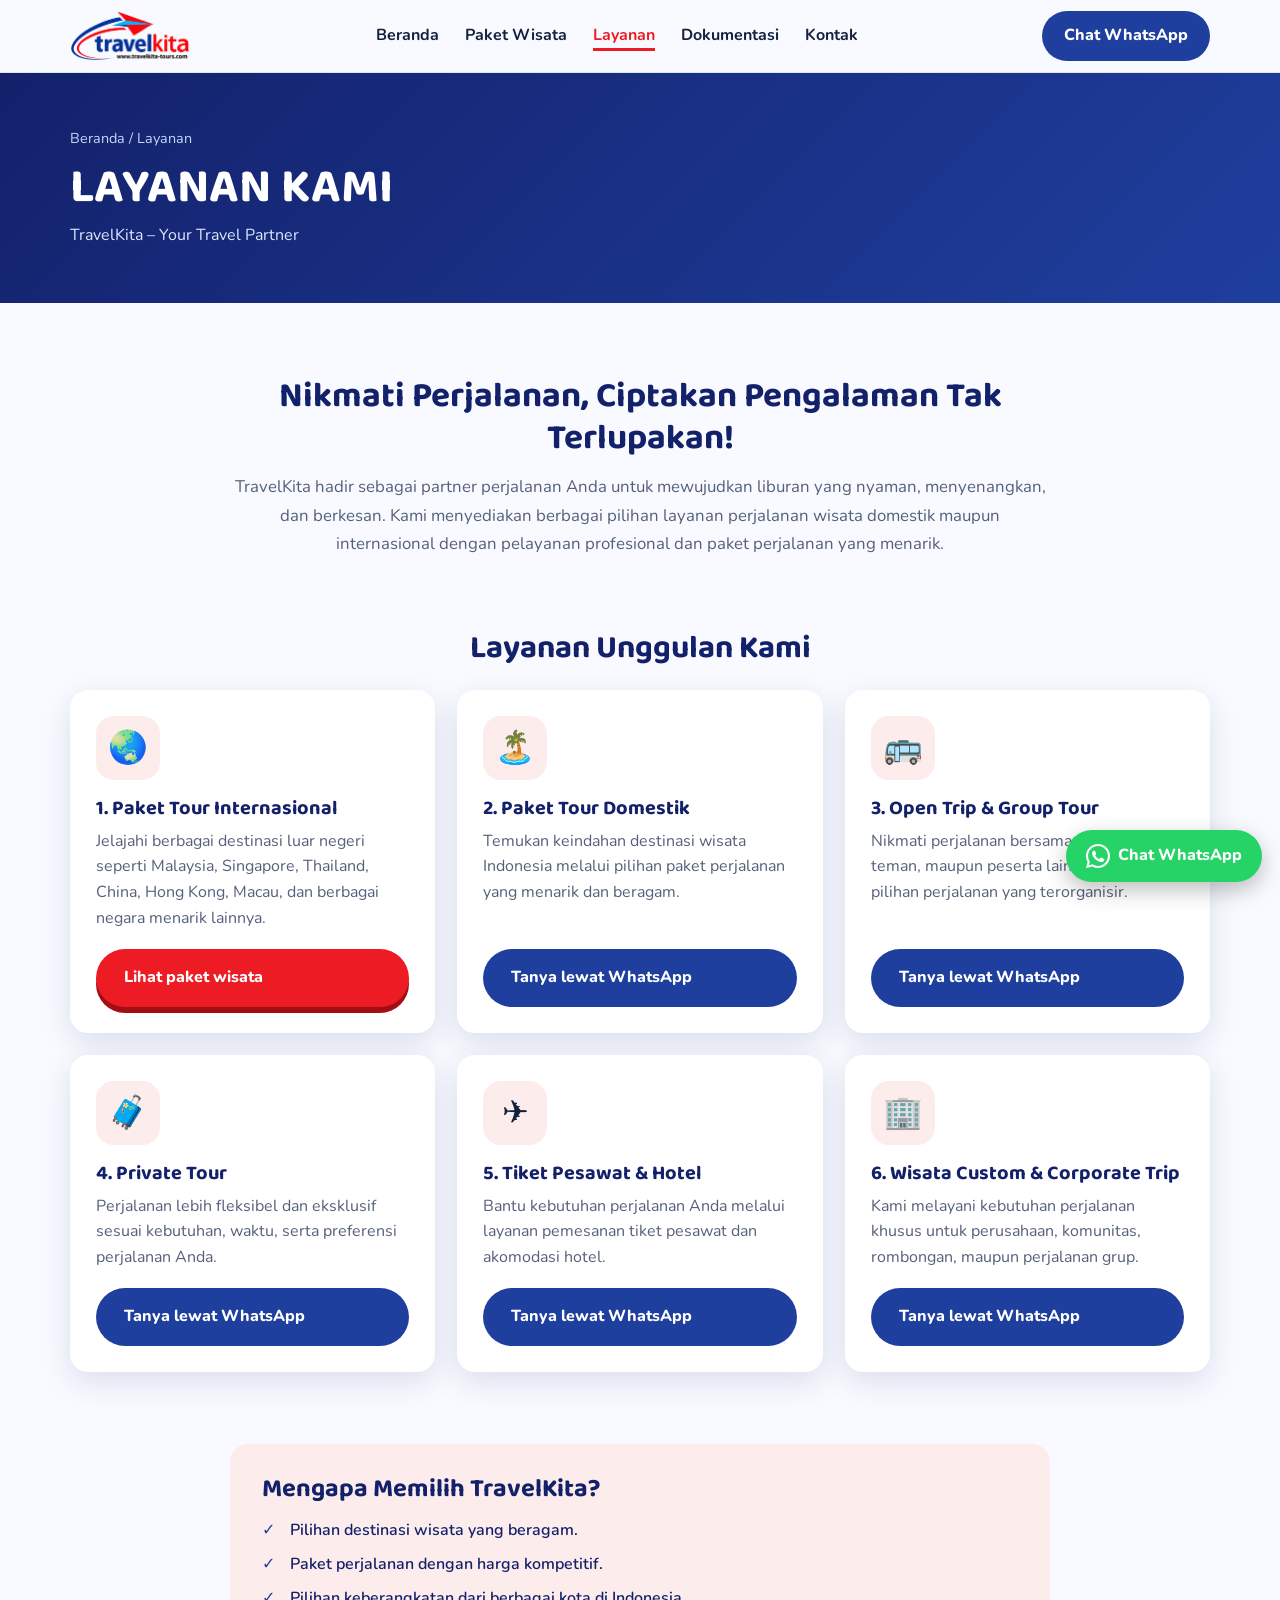
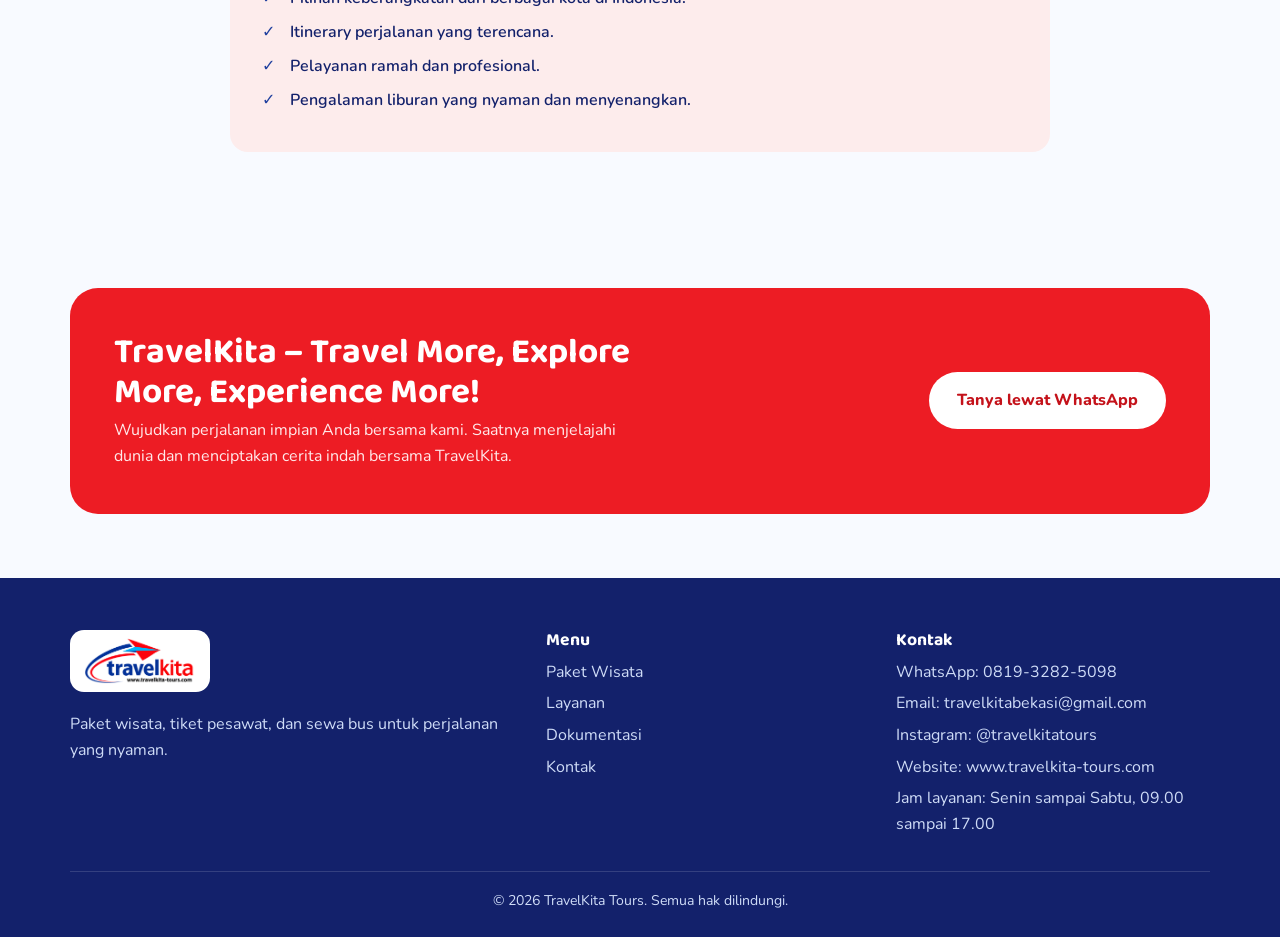
<file: layanan.html>
<!DOCTYPE html>
<html lang="id">
<head>
<meta charset="utf-8">
<meta name="viewport" content="width=device-width, initial-scale=1">
<title>Layanan | TravelKita Tours</title>
<link rel="canonical" href="https://travelkita-tours.com/layanan">
<meta name="description" content="TravelKita – Your Travel Partner. Paket tour internasional dan domestik, open trip dan group tour, private tour, tiket pesawat dan hotel, serta wisata custom dan corporate trip.">
<meta property="og:title" content="Layanan | TravelKita Tours">
<meta property="og:image" content="logo.jpg">
<link rel="icon" href="logo.jpg">
<link rel="preconnect" href="https://fonts.googleapis.com">
<link rel="preconnect" href="https://fonts.gstatic.com" crossorigin>
<link href="https://fonts.googleapis.com/css2?family=Baloo+2:wght@600;700;800&family=Nunito:wght@400;600;700&display=swap" rel="stylesheet">
<link rel="stylesheet" href="style.css">
<style>
  .intro{max-width:820px;margin:0 auto;text-align:center}
  .intro h2{font-family:'Baloo 2',sans-serif;color:var(--navy-900);font-size:clamp(1.6rem,3.2vw,2.2rem);line-height:1.2;margin:0 0 14px}
  .intro p{margin:0;line-height:1.7;color:var(--muted);font-size:1.05rem}
  .sec-title{font-family:'Baloo 2',sans-serif;color:var(--navy-900);font-size:clamp(1.5rem,3vw,2rem);margin:0 0 22px;text-align:center}
  .svc-grid{display:grid;grid-template-columns:repeat(3,1fr);gap:22px}
  .svc2{display:flex;flex-direction:column;background:#fff;border-radius:var(--radius);box-shadow:var(--shadow);padding:26px}
  .svc2 .ic{width:64px;height:64px;border-radius:18px;background:var(--red-soft);display:flex;align-items:center;justify-content:center;font-size:2rem;margin-bottom:16px}
  .svc2 h3{font-family:'Baloo 2',sans-serif;color:var(--navy-900);font-size:1.25rem;line-height:1.25;margin:0 0 8px}
  .svc2 p{margin:0 0 18px;line-height:1.6;color:var(--muted);flex:1}
  .why{background:var(--red-soft);border-radius:var(--radius);padding:30px 32px;max-width:820px;margin:0 auto}
  .why h2{font-family:'Baloo 2',sans-serif;color:var(--navy-900);font-size:1.6rem;margin:0 0 14px}
  .why ul{list-style:none;padding:0;margin:0}
  .why li{position:relative;padding-left:28px;margin:10px 0;line-height:1.5;color:var(--navy-900);font-weight:600}
  .why li::before{content:"✓";position:absolute;left:0;color:var(--blue-700);font-weight:800}
  @media (max-width:960px){.svc-grid{grid-template-columns:1fr 1fr}}
  @media (max-width:640px){.svc-grid{grid-template-columns:1fr}.why{padding:24px 22px}}
</style>
<!-- Pasang Meta Pixel di sini -->
<!-- Pasang Google Analytics di sini -->
</head>
<body data-page="layanan">

<div id="site-header"></div>

<main>
  <section class="page-hero">
    <div class="wrap">
      <div class="crumbs"><a href="/">Beranda</a> / Layanan</div>
      <h1>LAYANAN KAMI</h1>
      <p>TravelKita – Your Travel Partner</p>
    </div>
  </section>

  <section>
    <div class="wrap">
      <div class="intro">
        <h2>Nikmati Perjalanan, Ciptakan Pengalaman Tak Terlupakan!</h2>
        <p>TravelKita hadir sebagai partner perjalanan Anda untuk mewujudkan liburan yang nyaman, menyenangkan, dan berkesan. Kami menyediakan berbagai pilihan layanan perjalanan wisata domestik maupun internasional dengan pelayanan profesional dan paket perjalanan yang menarik.</p>
      </div>
    </div>
  </section>

  <section style="padding-top:0">
    <div class="wrap">
      <h2 class="sec-title">Layanan Unggulan Kami</h2>
      <div class="svc-grid">

        <article class="svc2" id="tour-internasional">
          <div class="ic" aria-hidden="true">🌏</div>
          <h3>1. Paket Tour Internasional</h3>
          <p>Jelajahi berbagai destinasi luar negeri seperti Malaysia, Singapore, Thailand, China, Hong Kong, Macau, dan berbagai negara menarik lainnya.</p>
          <a class="btn btn-primary" href="/paket">Lihat paket wisata</a>
        </article>

        <article class="svc2" id="tour-domestik">
          <div class="ic" aria-hidden="true">🏝️</div>
          <h3>2. Paket Tour Domestik</h3>
          <p>Temukan keindahan destinasi wisata Indonesia melalui pilihan paket perjalanan yang menarik dan beragam.</p>
          <a class="btn btn-wa" data-wa="Halo TravelKita, saya ingin tanya Paket Tour Domestik." href="#">Tanya lewat WhatsApp</a>
        </article>

        <article class="svc2" id="open-trip">
          <div class="ic" aria-hidden="true">🚌</div>
          <h3>3. Open Trip &amp; Group Tour</h3>
          <p>Nikmati perjalanan bersama keluarga, teman, maupun peserta lainnya dengan pilihan perjalanan yang terorganisir.</p>
          <a class="btn btn-wa" data-wa="Halo TravelKita, saya ingin tanya Open Trip dan Group Tour." href="#">Tanya lewat WhatsApp</a>
        </article>

        <article class="svc2" id="private-tour">
          <div class="ic" aria-hidden="true">🧳</div>
          <h3>4. Private Tour</h3>
          <p>Perjalanan lebih fleksibel dan eksklusif sesuai kebutuhan, waktu, serta preferensi perjalanan Anda.</p>
          <a class="btn btn-wa" data-wa="Halo TravelKita, saya ingin tanya Private Tour." href="#">Tanya lewat WhatsApp</a>
        </article>

        <article class="svc2" id="tiket-hotel">
          <div class="ic" aria-hidden="true">✈️</div>
          <h3>5. Tiket Pesawat &amp; Hotel</h3>
          <p>Bantu kebutuhan perjalanan Anda melalui layanan pemesanan tiket pesawat dan akomodasi hotel.</p>
          <a class="btn btn-wa" data-wa="Halo TravelKita, saya ingin dibantu pemesanan tiket pesawat dan hotel. Rute/kota: ... Tanggal: ... Jumlah orang: ..." href="#">Tanya lewat WhatsApp</a>
        </article>

        <article class="svc2" id="custom-corporate">
          <div class="ic" aria-hidden="true">🏢</div>
          <h3>6. Wisata Custom &amp; Corporate Trip</h3>
          <p>Kami melayani kebutuhan perjalanan khusus untuk perusahaan, komunitas, rombongan, maupun perjalanan grup.</p>
          <a class="btn btn-wa" data-wa="Halo TravelKita, saya ingin tanya Wisata Custom dan Corporate Trip." href="#">Tanya lewat WhatsApp</a>
        </article>

      </div>
    </div>
  </section>

  <section style="padding-top:0">
    <div class="wrap">
      <div class="why">
        <h2>Mengapa Memilih TravelKita?</h2>
        <ul>
          <li>Pilihan destinasi wisata yang beragam.</li>
          <li>Paket perjalanan dengan harga kompetitif.</li>
          <li>Pilihan keberangkatan dari berbagai kota di Indonesia.</li>
          <li>Itinerary perjalanan yang terencana.</li>
          <li>Pelayanan ramah dan profesional.</li>
          <li>Pengalaman liburan yang nyaman dan menyenangkan.</li>
        </ul>
      </div>
    </div>
  </section>

  <section class="cta">
    <div class="wrap">
      <div class="cta-box">
        <div>
          <h2>TravelKita – Travel More, Explore More, Experience More!</h2>
          <p>Wujudkan perjalanan impian Anda bersama kami. Saatnya menjelajahi dunia dan menciptakan cerita indah bersama TravelKita.</p>
        </div>
        <a class="btn btn-wa" data-wa="Halo TravelKita, saya ingin konsultasi perjalanan." href="#">Tanya lewat WhatsApp</a>
      </div>
    </div>
  </section>
</main>

<div id="site-footer"></div>

<script src="site.js"></script>
</body>
</html>
</file>
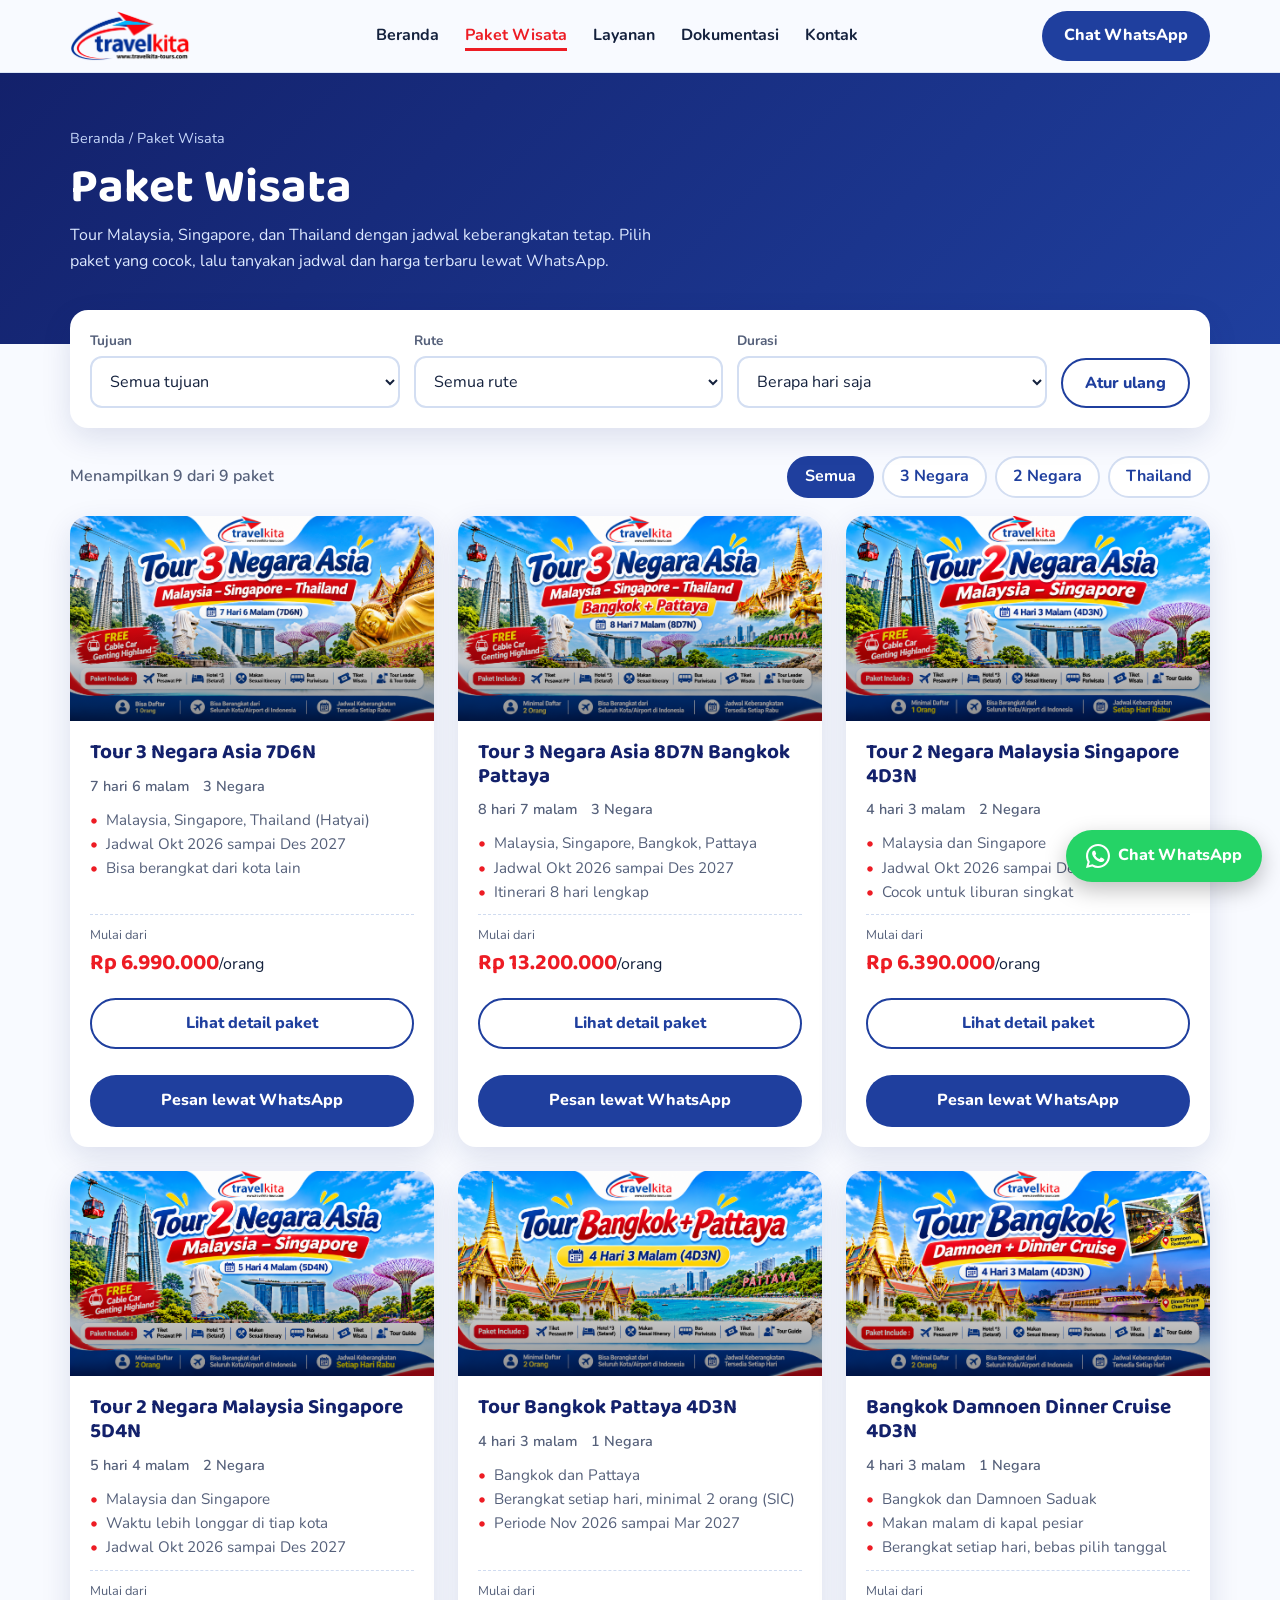
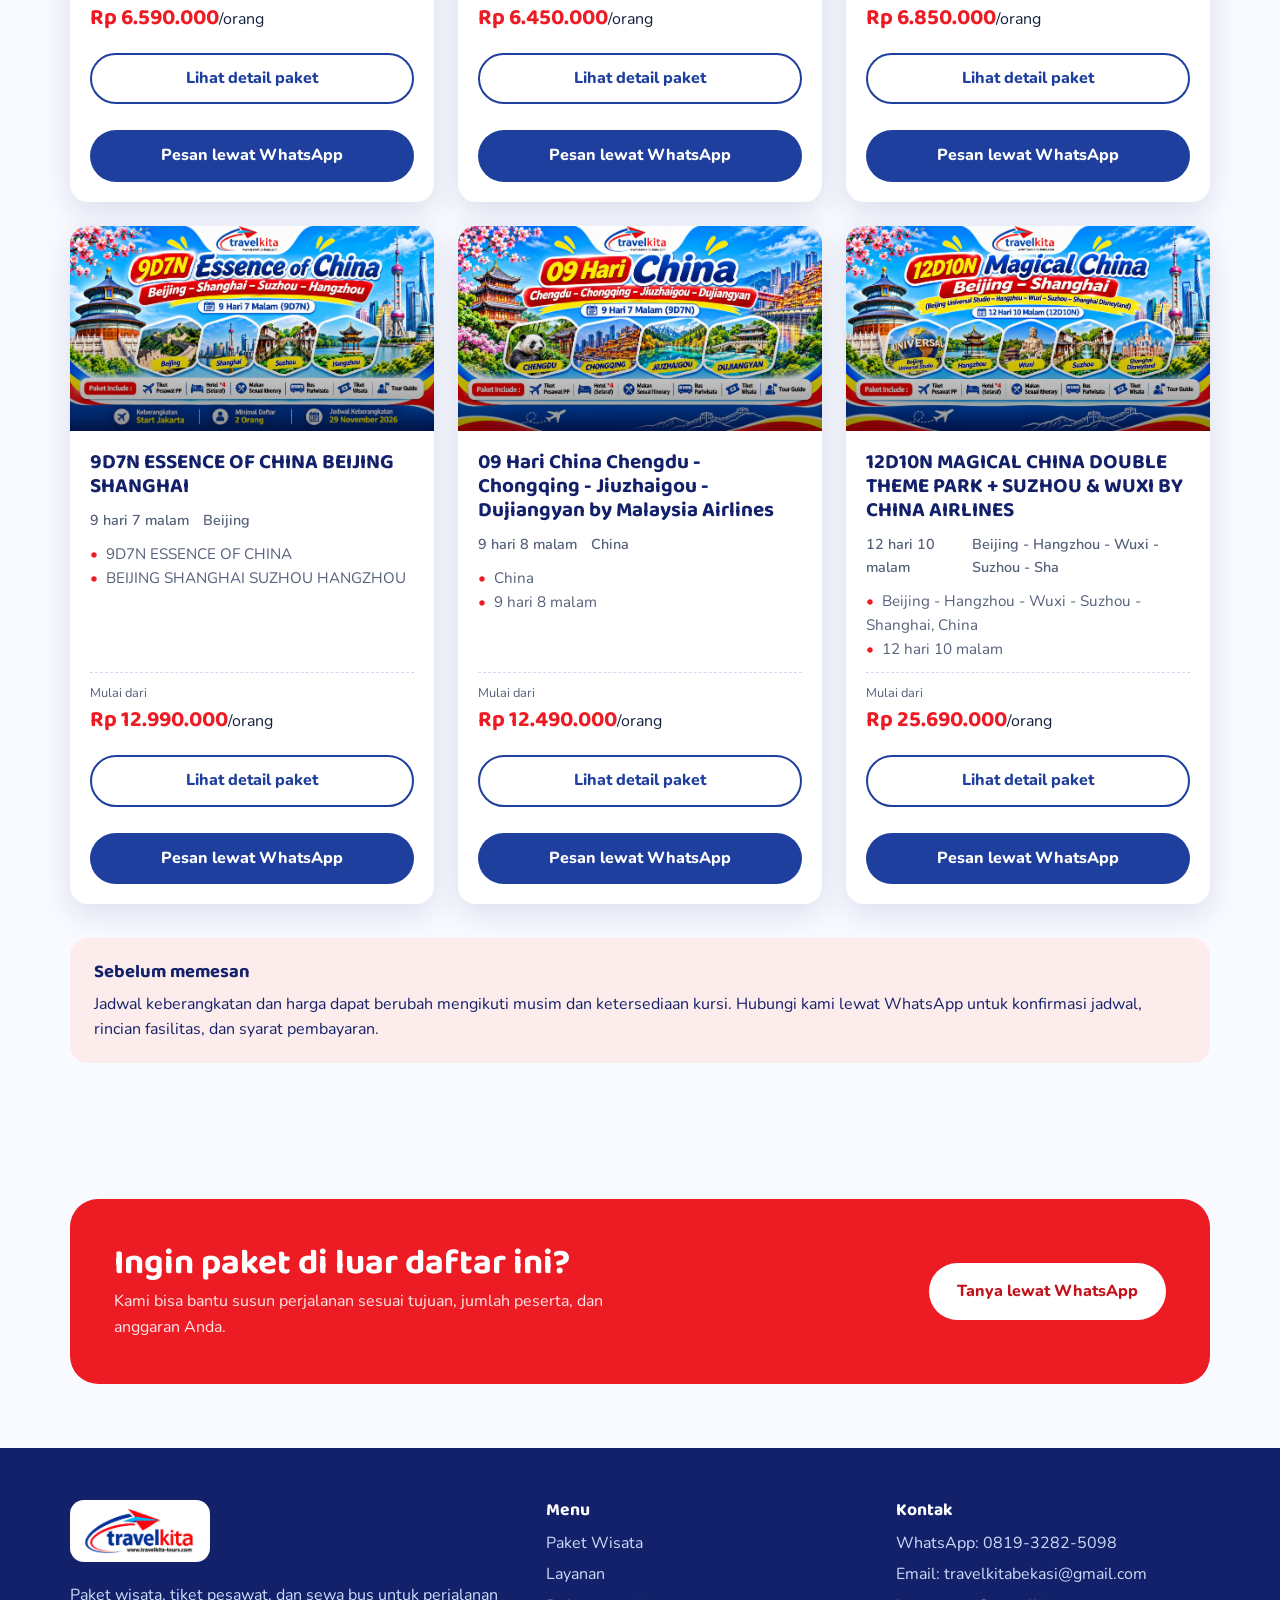
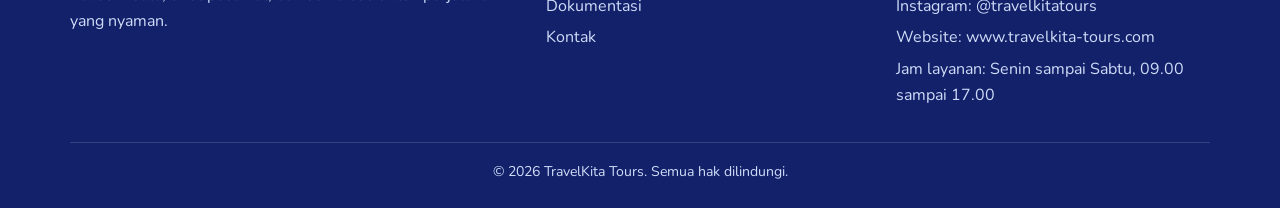
<file: paket.html>
<!DOCTYPE html>
<html lang="id">
<head>
<meta charset="utf-8">
<meta name="viewport" content="width=device-width, initial-scale=1">
<title>Paket Wisata | TravelKita Tours</title>
<link rel="canonical" href="https://travelkita-tours.com/paket">
<meta name="description" content="Daftar paket tour Malaysia, Singapore, dan Thailand dari TravelKita Tours. Pilih paket 2 negara, 3 negara, atau Thailand, lalu pesan lewat WhatsApp.">
<meta property="og:title" content="Paket Wisata | TravelKita Tours">
<meta property="og:image" content="logo.jpg">
<link rel="icon" href="logo.jpg">
<link rel="preconnect" href="https://fonts.googleapis.com">
<link rel="preconnect" href="https://fonts.gstatic.com" crossorigin>
<link href="https://fonts.googleapis.com/css2?family=Baloo+2:wght@600;700;800&family=Nunito:wght@400;600;700&display=swap" rel="stylesheet">
<link rel="stylesheet" href="style.css">
<style>
  .filter-bar{background:#fff;border-radius:var(--radius);box-shadow:var(--shadow);padding:20px;display:grid;grid-template-columns:repeat(3,1fr) auto;gap:14px;align-items:end;margin-top:-34px;position:relative;z-index:2}
  .filter-bar .btn{padding:12px 22px}
  .result-line{display:flex;flex-wrap:wrap;justify-content:space-between;align-items:center;gap:10px;margin:28px 0 18px}
  .result-line p{color:var(--muted);font-weight:600}
  .chips{display:flex;flex-wrap:wrap;gap:8px}
  .chip{border:2px solid #d3def2;background:#fff;color:var(--blue-700);font:inherit;font-weight:700;border-radius:999px;padding:6px 16px;cursor:pointer}
  .chip:hover{border-color:var(--sky-500)}
  .chip.on{background:var(--blue-700);border-color:var(--blue-700);color:#fff}
  .info-box{margin-top:34px;background:var(--red-soft);border-radius:var(--radius);padding:20px 24px;color:var(--navy-900)}
  .info-box strong{display:block;margin-bottom:4px;font-family:'Baloo 2',sans-serif;font-size:1.15rem}
  .empty{display:none;text-align:center;color:var(--muted);padding:40px 10px;background:#fff;border-radius:var(--radius);box-shadow:var(--shadow)}
  .empty .btn{margin-top:14px}
  @media (max-width:960px){.filter-bar{grid-template-columns:1fr 1fr}}
  @media (max-width:640px){.filter-bar{grid-template-columns:1fr;margin-top:-24px}}
</style>

<!-- Pasang Meta Pixel di sini -->
<!-- Pasang Google Analytics di sini -->
</head>
<body data-page="paket">

<div id="site-header"></div>

<main>
  <section class="page-hero" style="padding-bottom:70px">
    <div class="wrap">
      <div class="crumbs"><a href="/">Beranda</a> / Paket Wisata</div>
      <h1>Paket Wisata</h1>
      <p>Tour Malaysia, Singapore, dan Thailand dengan jadwal keberangkatan tetap. Pilih paket yang cocok, lalu tanyakan jadwal dan harga terbaru lewat WhatsApp.</p>
    </div>
  </section>

  <section style="padding-top:0">
    <div class="wrap">
      <form class="filter-bar" id="filters" onsubmit="return false" aria-label="Saring paket">
        <div class="field">
          <label for="fDest">Tujuan</label>
          <select id="fDest"><option value="all">Semua tujuan</option></select>
        </div>
        <div class="field">
          <label for="fType">Rute</label>
          <select id="fType">
            <option value="all">Semua rute</option>
            <option value="3 Negara">3 Negara</option>
            <option value="2 Negara">2 Negara</option>
            <option value="Thailand">Thailand</option>
          </select>
        </div>
        <div class="field">
          <label for="fDur">Durasi</label>
          <select id="fDur">
            <option value="all">Berapa hari saja</option>
            <option value="short">Sampai 4 hari</option>
            <option value="long">5 hari atau lebih</option>
          </select>
        </div>
        <button class="btn btn-outline" type="button" id="reset">Atur ulang</button>
      </form>

      <div class="result-line">
        <p id="count" aria-live="polite"></p>
        <div class="chips" id="chips" role="group" aria-label="Pilih cepat"></div>
      </div>

      <div class="grid" id="pkgGrid"></div>

      <div class="empty" id="pkgEmpty">
        <p>Belum ada paket yang cocok dengan pilihan Anda.</p>
        <p>Ceritakan rencana Anda, kami bantu susun paket khusus.</p>
        <a class="btn btn-wa" data-wa="Halo TravelKita, saya mencari paket perjalanan tapi belum menemukan yang cocok. Boleh dibantu?" href="#">Tanya lewat WhatsApp</a>
      </div>

      <div class="info-box">
        <strong>Sebelum memesan</strong>
        Jadwal keberangkatan dan harga dapat berubah mengikuti musim dan ketersediaan kursi. Hubungi kami lewat WhatsApp untuk konfirmasi jadwal, rincian fasilitas, dan syarat pembayaran.
      </div>
    </div>
  </section>

  <section class="cta">
    <div class="wrap">
      <div class="cta-box">
        <div>
          <h2>Ingin paket di luar daftar ini?</h2>
          <p>Kami bisa bantu susun perjalanan sesuai tujuan, jumlah peserta, dan anggaran Anda.</p>
        </div>
        <a class="btn btn-wa" data-wa="Halo TravelKita, saya ingin dibuatkan paket perjalanan khusus." href="#">Tanya lewat WhatsApp</a>
      </div>
    </div>
  </section>
</main>

<div id="site-footer"></div>

<script src="site.js"></script>
<script>
  document.addEventListener("DOMContentLoaded", () => {
    const grid = document.getElementById("pkgGrid");
    const empty = document.getElementById("pkgEmpty");
    const count = document.getElementById("count");
    const fDest = document.getElementById("fDest");
    const fType = document.getElementById("fType");
    const fDur = document.getElementById("fDur");
    const chips = document.getElementById("chips");

    [...new Set(PACKAGES.map(p => p.dest))].forEach(d => {
      const o = document.createElement("option"); o.value = d; o.textContent = d; fDest.appendChild(o);
    });

    // Pilihan cepat berdasarkan rute
    const quick = [["all","Semua"],["3 Negara","3 Negara"],["2 Negara","2 Negara"],["Thailand","Thailand"]];
    chips.innerHTML = quick.map(([v,l]) => `<button type="button" class="chip" data-v="${v}">${l}</button>`).join("");

    // Baca pilihan dari alamat, misalnya /paket?type=2%20Negara
    const q = new URLSearchParams(location.search);
    const setIfValid = (el, v) => { if (v && [...el.options].some(o => o.value === v)) el.value = v; };
    setIfValid(fDest, q.get("dest")); setIfValid(fType, q.get("type")); setIfValid(fDur, q.get("dur"));

    function render(){
      const list = PACKAGES.filter(p =>
        (fDest.value === "all" || p.dest === fDest.value) &&
        (fType.value === "all" || p.type === fType.value) &&
        (fDur.value === "all" || (fDur.value === "short" ? p.days <= 4 : p.days >= 5))
      );
      grid.innerHTML = list.map(packageCard).join("");
      grid.style.display = list.length ? "" : "none";
      empty.style.display = list.length ? "none" : "block";
      count.textContent = `Menampilkan ${list.length} dari ${PACKAGES.length} paket`;
      chips.querySelectorAll(".chip").forEach(c => c.classList.toggle("on", c.dataset.v === fType.value));
    }

    [fDest, fType, fDur].forEach(el => el.addEventListener("change", render));
    chips.addEventListener("click", e => {
      const b = e.target.closest(".chip"); if (!b) return;
      fType.value = b.dataset.v; render();
    });
    document.getElementById("reset").addEventListener("click", () => {
      fDest.value = fType.value = fDur.value = "all"; render();
    });

    render();
    // tautan WhatsApp pada kartu dan kotak kosong
    document.querySelectorAll("[data-wa]").forEach(a => { a.href = wa(a.dataset.wa); a.target = "_blank"; a.rel = "noopener"; });
  });
</script>
</body>
</html>
</file>
<file: style.css>
:root{
    /* Palet TravelKita (diambil dari logo) */
    --navy-900:#13216b;   /* biru tua gelap: judul, footer, latar hero */
    --blue-700:#1f3f9e;   /* biru logo: tombol, aksen utama */
    --sky-500:#29abe2;    /* biru muda dari pesawat kertas */
    --blue-100:#e8f1fb;   /* latar biru sangat muda */
    --red:#ed1c24;        /* merah logo: aksen, tombol utama */
    --red-dark:#c4121a;
    --red-soft:#fdecec;
    --ink:#14213d;
    --muted:#55607a;
    --paper:#f8faff;
    --white:#ffffff;
    --radius:18px;
    --shadow:0 10px 30px rgba(19,33,107,.12);
  }
  *{box-sizing:border-box;margin:0;padding:0}
  html{scroll-behavior:smooth}
  body{font-family:'Nunito',system-ui,sans-serif;color:var(--ink);background:var(--paper);line-height:1.6;-webkit-font-smoothing:antialiased}
  img{max-width:100%;display:block}
  a{color:inherit;text-decoration:none}
  h1,h2,h3{font-family:'Baloo 2','Nunito',sans-serif;line-height:1.15;color:var(--navy-900)}
  .wrap{width:min(1140px,100% - 32px);margin-inline:auto}
  section{padding:72px 0}
  .eyebrow{display:inline-block;font-weight:700;font-size:.85rem;letter-spacing:.08em;text-transform:uppercase;color:var(--red-dark);background:var(--red-soft);padding:4px 14px;border-radius:999px;margin-bottom:12px}
  .section-head{max-width:640px;margin-bottom:36px}
  .section-head h2{font-size:clamp(1.8rem,4vw,2.5rem);margin-bottom:10px}
  .section-head p{color:var(--muted)}

  .btn{display:inline-flex;align-items:center;gap:10px;font-weight:800;border-radius:999px;padding:14px 26px;border:2px solid transparent;cursor:pointer;transition:transform .15s,box-shadow .15s,background .15s;font-family:inherit;font-size:1rem}
  .btn:hover{transform:translateY(-2px)}
  .btn-primary{background:var(--red);color:#fff;box-shadow:0 6px 0 #a30e14}
  .btn-primary:hover{box-shadow:0 8px 0 #a30e14}
  .btn-wa{background:var(--blue-700);color:#fff}
  .btn-wa:hover{background:var(--navy-900)}
  .btn-ghost{border-color:#fff;color:#fff}
  .btn-ghost:hover{background:rgba(255,255,255,.12)}
  .btn:focus-visible,a:focus-visible,button:focus-visible{outline:3px solid var(--sky-500);outline-offset:3px}

  /* Header */
  header{position:sticky;top:0;z-index:50;background:rgba(248,250,255,.95);backdrop-filter:blur(8px);border-bottom:1px solid #dde6f5}
  .nav{display:flex;align-items:center;justify-content:space-between;height:72px}
  .brand{display:flex;align-items:center}
  .brand img{height:50px;width:auto;border-radius:0}
  nav ul{display:flex;gap:26px;list-style:none;font-weight:700}
  nav a:hover{color:var(--red)}
  .nav-cta{padding:10px 20px}
  .menu-toggle{display:none;background:none;border:0;font-size:1.8rem;color:var(--navy-900);cursor:pointer}

  /* Hero */
  .hero{background:linear-gradient(135deg,var(--navy-900),var(--blue-700) 60%,var(--sky-500));color:#fff;padding:64px 0 88px;position:relative;overflow:hidden}
  .hero::after{content:"";position:absolute;right:-120px;top:-120px;width:420px;height:420px;border-radius:50%;background:rgba(237,28,36,.22)}
  .hero-grid{display:grid;grid-template-columns:1.1fr .9fr;gap:40px;align-items:center;position:relative;z-index:1}
  .hero h1{color:#fff;font-size:clamp(2.2rem,5.5vw,3.7rem);margin-bottom:16px}
  .hero h1 span{color:#ff7b80}
  .hero p{font-size:1.15rem;max-width:520px;color:#e6efff;margin-bottom:28px}
  .hero-actions{display:flex;flex-wrap:wrap;gap:14px}
  .hero-points{display:flex;flex-wrap:wrap;gap:10px 22px;margin-top:30px;list-style:none;font-weight:700;font-size:.95rem;color:#d8e6ff}
  .hero-points li::before{content:"✓";color:#ff7b80;margin-right:8px;font-weight:800}
  .hero-logo{justify-self:center;width:min(420px,90%);height:auto;background:#fff;padding:22px 26px;border-radius:24px;box-shadow:0 20px 50px rgba(0,0,0,.28);border:5px solid var(--red)}

  /* Quick search */
  .finder{margin-top:-48px;position:relative;z-index:2;padding:0}
  .finder-box{background:#fff;border-radius:var(--radius);box-shadow:var(--shadow);padding:22px;display:grid;grid-template-columns:repeat(3,1fr) auto;gap:14px;align-items:end}
  .field label{display:block;font-weight:700;font-size:.85rem;color:var(--muted);margin-bottom:4px}
  .field select{width:100%;padding:12px 14px;border:2px solid #d3def2;border-radius:12px;font:inherit;background:#fff;color:var(--ink)}
  .field select:focus{outline:none;border-color:var(--sky-500)}

  /* Packages */
  .packages{padding-top:80px}
  .grid{display:grid;grid-template-columns:repeat(3,1fr);gap:24px}
  .card{background:#fff;border-radius:var(--radius);box-shadow:var(--shadow);overflow:hidden;display:flex;flex-direction:column;transition:transform .2s}
  .card:hover{transform:translateY(-4px)}
  .card-top{height:150px;padding:16px;display:flex;align-items:flex-end;justify-content:space-between;color:#fff;position:relative}
  .card-top .tag{background:var(--red);color:#fff;font-weight:800;font-size:.78rem;padding:3px 12px;border-radius:999px}
  .card-top .flag{font-size:2.6rem;line-height:1}
  .card-body{padding:20px;display:flex;flex-direction:column;gap:10px;flex:1}
  .card-body h3{font-size:1.3rem}
  .meta{display:flex;gap:14px;color:var(--muted);font-size:.9rem;font-weight:600}
  .card-body ul{list-style:none;color:var(--muted);font-size:.95rem}
  .card-body li::before{content:"•";color:var(--red);font-weight:800;margin-right:8px}
  .price{margin-top:auto;padding-top:10px;border-top:1px dashed #cfdbf0}
  .price small{display:block;color:var(--muted);font-size:.8rem}
  .price strong{font-family:'Baloo 2',sans-serif;font-size:1.4rem;color:var(--red)}
  .card .btn{justify-content:center;margin-top:6px;padding:11px 20px}
  .empty{display:none;text-align:center;color:var(--muted);padding:30px}
  .note{margin-top:24px;font-size:.9rem;color:var(--muted)}

  /* Services */
  .services{background:var(--blue-100)}
  .services .grid{grid-template-columns:repeat(4,1fr);gap:20px}
  .service{background:#fff;border-radius:var(--radius);padding:24px;box-shadow:0 4px 14px rgba(19,33,107,.08)}
  .service .ico{width:54px;height:54px;border-radius:16px;background:var(--red-soft);display:grid;place-items:center;font-size:1.7rem;margin-bottom:14px}
  .service h3{font-size:1.15rem;margin-bottom:6px}
  .service p{color:var(--muted);font-size:.95rem}

  /* Why */
  .why-grid{display:grid;grid-template-columns:1fr 1fr;gap:48px;align-items:center}
  .why-list{display:grid;gap:18px;list-style:none}
  .why-list li{display:flex;gap:16px}
  .why-list .num{flex:none;width:44px;height:44px;border-radius:50%;background:var(--blue-700);color:#fff;font-family:'Baloo 2',sans-serif;font-weight:800;display:grid;place-items:center;font-size:1.1rem}
  .why-list h3{font-size:1.1rem;margin-bottom:2px}
  .why-list p{color:var(--muted);font-size:.95rem}
  .why-visual{background:linear-gradient(160deg,var(--red-soft),#fff);border:2px dashed #f2b3b6;border-radius:var(--radius);padding:34px;text-align:center}
  .why-visual img{width:200px;margin:0 auto 14px}
  .why-visual p{font-weight:700;color:var(--navy-900)}

  /* Steps */
  .steps{background:var(--navy-900);color:#fff}
  .steps h2,.steps .section-head p{color:#fff}
  .steps .section-head p{opacity:.85}
  .steps .eyebrow{background:var(--red);color:#fff}
  .step-grid{display:grid;grid-template-columns:repeat(4,1fr);gap:22px}
  .step{background:rgba(255,255,255,.08);border:1px solid rgba(255,255,255,.16);border-radius:var(--radius);padding:24px}
  .step b{display:block;font-family:'Baloo 2',sans-serif;font-size:2.4rem;color:#6fd0f5;line-height:1}
  .step h3{color:#fff;font-size:1.1rem;margin:8px 0 4px}
  .step p{color:#d3e0fa;font-size:.95rem}

  /* CTA */
  .cta{padding:64px 0}
  .cta-box{background:var(--red);border-radius:28px;padding:44px;display:flex;flex-wrap:wrap;gap:24px;align-items:center;justify-content:space-between}
  .cta-box h2{font-size:clamp(1.6rem,3.5vw,2.2rem);max-width:560px;color:#fff}
  .cta-box p{color:#ffe9ea;max-width:520px;margin-top:6px}
  .cta-box .btn{background:#fff;color:var(--red-dark);box-shadow:none}
  .cta-box .btn:hover{background:var(--blue-100)}

  /* Footer */
  footer{background:var(--navy-900);color:#cfdcf7;padding:52px 0 24px}
  .foot-grid{display:grid;grid-template-columns:1.4fr 1fr 1fr;gap:36px}
  footer h3{color:#fff;font-size:1.1rem;margin-bottom:10px}
  footer ul{list-style:none;display:grid;gap:6px}
  footer a:hover{color:#ff7b80}
  .foot-brand{display:inline-block;margin-bottom:12px;background:#fff;border-radius:14px;padding:8px 14px}
  .foot-brand img{height:46px;width:auto}
  .copy{border-top:1px solid rgba(255,255,255,.14);margin-top:34px;padding-top:18px;font-size:.88rem;text-align:center}

  /* Floating WhatsApp */
  .wa-float{position:fixed;right:18px;bottom:18px;z-index:60;background:#25d366;color:#fff;border-radius:999px;padding:13px 20px;font-weight:800;display:flex;align-items:center;gap:8px;box-shadow:0 8px 22px rgba(0,0,0,.25)}
  .wa-float:hover{background:#1ebe5a}

  @media (max-width:960px){
    .grid,.services .grid{grid-template-columns:repeat(2,1fr)}
    .step-grid{grid-template-columns:repeat(2,1fr)}
    .why-grid,.hero-grid{grid-template-columns:1fr}
    .hero-logo{order:-1;width:260px}
    .finder-box{grid-template-columns:1fr 1fr}
    .foot-grid{grid-template-columns:1fr 1fr}
  }
  @media (max-width:640px){
    section{padding:52px 0}
    .menu-toggle{display:block}
    nav{position:absolute;left:0;right:0;top:72px;background:var(--paper);border-bottom:1px solid #dde6f5;display:none;padding:12px 16px 20px}
    nav.open{display:block}
    nav ul{flex-direction:column;gap:14px}
    .nav-cta{display:none}
    .brand img{height:44px}
    .grid,.services .grid,.step-grid,.finder-box,.foot-grid{grid-template-columns:1fr}
    .cta-box{padding:30px 24px}
    .wa-float span{display:none}
    .wa-float{padding:15px}
  }
  @media (prefers-reduced-motion:reduce){*{transition:none!important;scroll-behavior:auto!important}}

  /* ===== Multi-halaman ===== */
  nav a.active{color:var(--red);border-bottom:3px solid var(--red);padding-bottom:2px}
  .page-hero{background:linear-gradient(135deg,var(--navy-900),var(--blue-700));color:#fff;padding:54px 0}
  .page-hero h1{color:#fff;font-size:clamp(2rem,4.5vw,3rem);margin-bottom:8px}
  .page-hero p{color:#dce8ff;max-width:620px}
  .crumbs{font-size:.9rem;margin-bottom:10px;color:#c6d7fa}
  .crumbs a:hover{color:#ff9a9e}
  .more{margin-top:28px;text-align:center}
  .btn-outline{border-color:var(--blue-700);color:var(--blue-700);background:transparent}
  .btn-outline:hover{background:var(--blue-700);color:#fff}
  .teaser-grid{display:grid;grid-template-columns:repeat(3,1fr);gap:20px}
  .mini{background:#fff;border-radius:var(--radius);padding:22px;box-shadow:0 4px 14px rgba(19,33,107,.08)}
  .mini h3{font-size:1.1rem;margin-bottom:4px}
  .mini p{color:var(--muted);font-size:.95rem}
  @media (max-width:960px){.teaser-grid{grid-template-columns:1fr 1fr}}
  @media (max-width:640px){.teaser-grid{grid-template-columns:1fr}}

  .card-top.has-img{height:auto;aspect-ratio:1672/941;background-color:var(--blue-100)}

  .flag{display:flex;gap:8px;align-items:center}
  .flag img{width:44px;height:30px;object-fit:cover;border-radius:5px;box-shadow:0 2px 6px rgba(0,0,0,.35);background:#fff}
</file>
